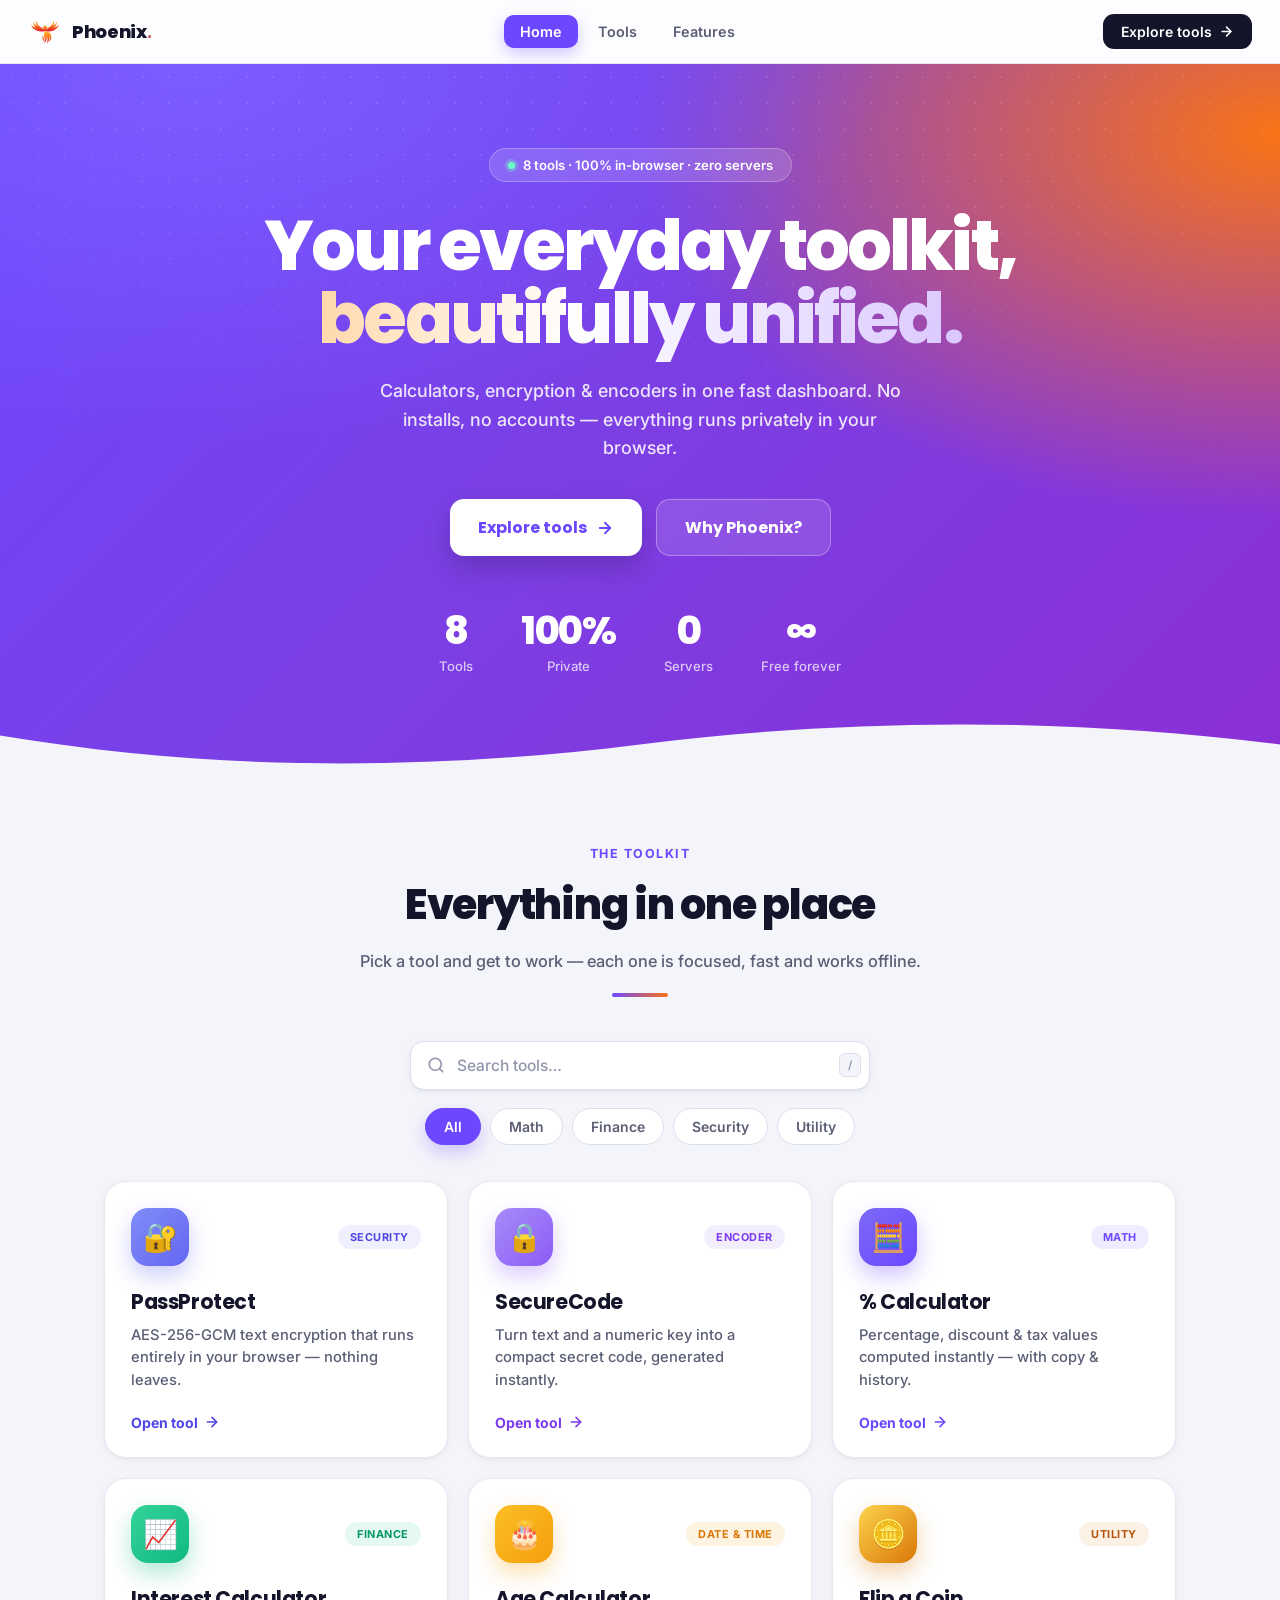
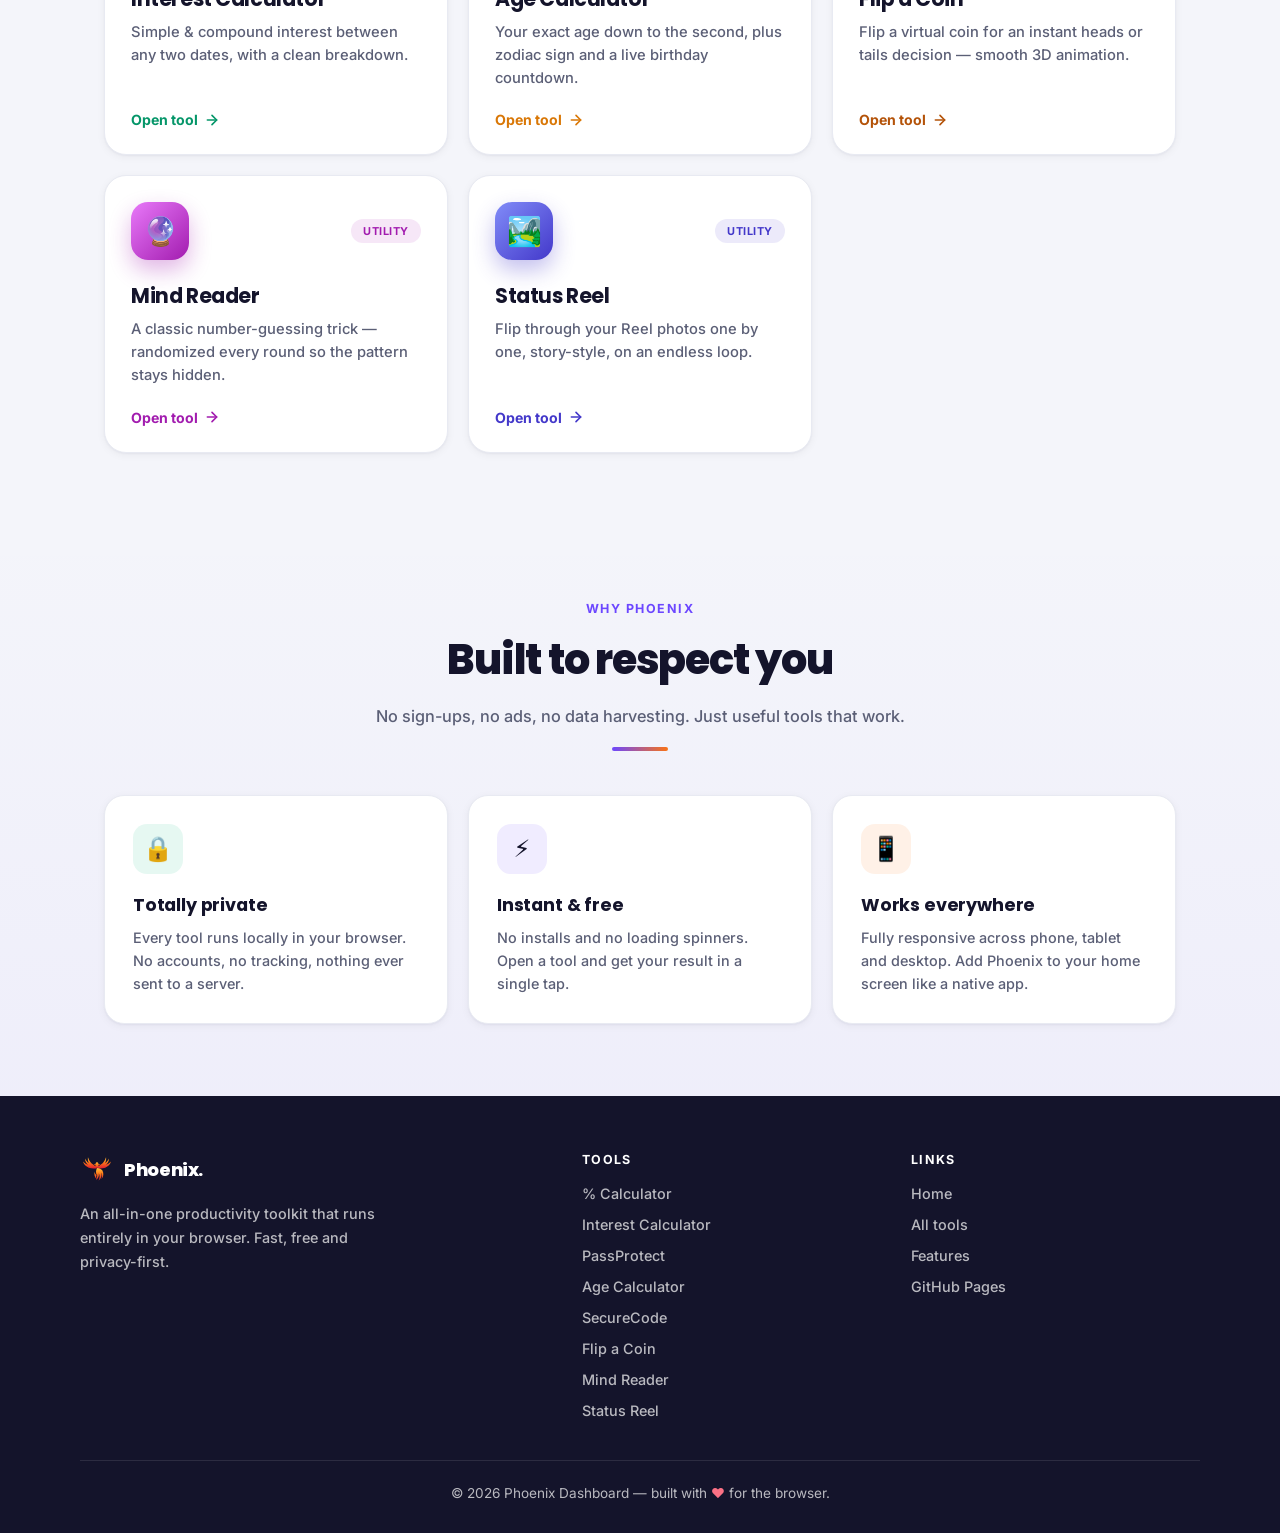
<file: index.html>
<!DOCTYPE html>
<html lang="en">
<head>
  <meta charset="UTF-8"/>
  <meta name="viewport" content="width=device-width, initial-scale=1.0"/>
  <meta name="description" content="Phoenix — your all-in-one browser productivity toolkit. Free, fast, and private."/>
  <meta name="theme-color" content="#6c47ff"/>
  <meta property="og:title" content="Phoenix Dashboard"/>
  <meta property="og:description" content="All your productivity tools in one place — fast, free, and private."/>
  <meta property="og:type" content="website"/>
  <title>Phoenix — All-in-One Productivity Toolkit</title>
  <link rel="icon" type="image/svg+xml" href="favicon.svg"/>
  <link rel="manifest" href="manifest.json"/>
  <link rel="apple-touch-icon" href="favicon.svg"/>
  <link rel="preconnect" href="https://fonts.googleapis.com"/>
  <link rel="preconnect" href="https://fonts.gstatic.com" crossorigin/>
  <link href="https://fonts.googleapis.com/css2?family=Poppins:wght@500;600;700;800&family=Inter:wght@400;500;600;700&display=swap" rel="stylesheet"/>
  <style>
    /* ─── Tokens ─────────────────────────────────────────── */
    :root {
      --bg: #f4f5fa;
      --surface: #ffffff;
      --border: #e8eaf2;
      --border-strong: #dcdfeb;
      --purple: #6c47ff;
      --purple-d: #5a37e6;
      --orange: #f97316;
      --ink: #14142b;
      --ink-2: #5b5f76;
      --ink-3: #9296ad;
      --ok: #10b981;
      --sh-sm: 0 2px 8px rgba(20,20,43,0.05), 0 1px 2px rgba(20,20,43,0.04);
      --sh-md: 0 10px 28px rgba(20,20,43,0.08), 0 3px 8px rgba(20,20,43,0.04);
      --sh-lg: 0 24px 56px rgba(20,20,43,0.14), 0 8px 20px rgba(20,20,43,0.07);
      --spring: cubic-bezier(0.34, 1.56, 0.64, 1);
      --soft: cubic-bezier(0.4, 0, 0.2, 1);
    }
    *, *::before, *::after { box-sizing: border-box; margin: 0; padding: 0; }
    html { scroll-behavior: smooth; -webkit-text-size-adjust: 100%; }
    body {
      font-family: 'Inter', system-ui, -apple-system, sans-serif;
      background: var(--bg);
      color: var(--ink);
      -webkit-font-smoothing: antialiased;
      -moz-osx-font-smoothing: grayscale;
      overflow-x: hidden;
    }
    h1, h2, h3, h4, .brand-name { font-family: 'Poppins', system-ui, sans-serif; }

    /* ─── Navbar ─────────────────────────────────────────── */
    .nav {
      position: sticky;
      top: 0;
      z-index: 100;
      display: flex;
      align-items: center;
      gap: 20px;
      padding: 14px 28px;
      background: rgba(255,255,255,0.82);
      backdrop-filter: saturate(180%) blur(14px);
      -webkit-backdrop-filter: saturate(180%) blur(14px);
      border-bottom: 1px solid var(--border);
    }
    .brand { display: flex; align-items: center; gap: 10px; text-decoration: none; }
    .brand svg { width: 34px; height: 34px; }
    .brand-name { font-size: 1.12rem; font-weight: 800; letter-spacing: -0.02em; color: var(--ink); }
    .brand-name span {
      background: linear-gradient(100deg, var(--purple), var(--orange));
      -webkit-background-clip: text; -webkit-text-fill-color: transparent; background-clip: text;
    }
    .nav-links { display: flex; align-items: center; gap: 4px; margin: 0 auto; }
    .nav-links a {
      padding: 8px 16px;
      border-radius: 10px;
      text-decoration: none;
      color: var(--ink-2);
      font-size: 0.9rem;
      font-weight: 600;
      transition: background 0.2s, color 0.2s;
    }
    .nav-links a:hover { color: var(--ink); background: rgba(108,71,255,0.07); }
    .nav-links a.active { color: #fff; background: var(--purple); box-shadow: 0 6px 16px rgba(108,71,255,0.3); }
    .nav-cta {
      display: inline-flex; align-items: center; gap: 7px;
      padding: 9px 18px;
      border-radius: 11px;
      background: var(--ink);
      color: #fff;
      font-size: 0.875rem; font-weight: 600;
      text-decoration: none;
      transition: transform 0.2s, box-shadow 0.2s;
    }
    .nav-cta:hover { transform: translateY(-2px); box-shadow: var(--sh-md); }
    .nav-toggle { display: none; background: none; border: none; cursor: pointer; padding: 8px; color: var(--ink); }

    /* ─── Hero ───────────────────────────────────────────── */
    .hero {
      position: relative;
      text-align: center;
      padding: 84px 24px 96px;
      overflow: hidden;
      background:
        radial-gradient(120% 120% at 15% 0%, #7c5cff 0%, transparent 45%),
        radial-gradient(120% 130% at 100% 10%, #f97316 0%, transparent 42%),
        linear-gradient(135deg, #6c47ff 0%, #7b3fe4 48%, #8b2fd6 100%);
      color: #fff;
      isolation: isolate;
    }
    .hero::before {
      content: '';
      position: absolute; inset: 0; z-index: -1;
      background-image: radial-gradient(rgba(255,255,255,0.10) 1px, transparent 1px);
      background-size: 26px 26px;
      mask-image: radial-gradient(120% 80% at 50% 0%, #000 30%, transparent 75%);
      -webkit-mask-image: radial-gradient(120% 80% at 50% 0%, #000 30%, transparent 75%);
    }
    .hero-badge {
      display: inline-flex; align-items: center; gap: 8px;
      padding: 8px 18px;
      border-radius: 99px;
      background: rgba(255,255,255,0.14);
      border: 1px solid rgba(255,255,255,0.25);
      backdrop-filter: blur(6px);
      font-size: 0.82rem; font-weight: 600;
      margin-bottom: 28px;
      animation: rise 0.7s var(--soft) both;
    }
    .hero-badge .dot { width: 7px; height: 7px; border-radius: 50%; background: #6affc4; box-shadow: 0 0 0 3px rgba(106,255,196,0.3); }
    .hero h1 {
      font-size: clamp(2.5rem, 6.4vw, 4.4rem);
      font-weight: 800;
      letter-spacing: -0.04em;
      line-height: 1.03;
      margin-bottom: 22px;
      animation: rise 0.7s var(--soft) 0.08s both;
    }
    .hero h1 .line2 {
      background: linear-gradient(100deg, #ffd7a8 0%, #fff 40%, #d9c7ff 100%);
      -webkit-background-clip: text; -webkit-text-fill-color: transparent; background-clip: text;
    }
    .hero-sub {
      font-size: 1.12rem;
      color: rgba(255,255,255,0.86);
      max-width: 540px;
      margin: 0 auto 36px;
      line-height: 1.6;
      font-weight: 500;
      animation: rise 0.7s var(--soft) 0.14s both;
    }
    .hero-cta { display: flex; gap: 14px; justify-content: center; flex-wrap: wrap; margin-bottom: 56px; animation: rise 0.7s var(--soft) 0.2s both; }
    .btn {
      display: inline-flex; align-items: center; gap: 9px;
      padding: 15px 28px;
      border-radius: 14px;
      font-size: 1rem; font-weight: 700;
      font-family: 'Poppins', sans-serif;
      text-decoration: none;
      cursor: pointer;
      border: none;
      transition: transform 0.22s var(--spring), box-shadow 0.22s;
    }
    .btn-light { background: #fff; color: var(--purple); box-shadow: 0 12px 28px rgba(0,0,0,0.18); }
    .btn-light:hover { transform: translateY(-3px); box-shadow: 0 18px 38px rgba(0,0,0,0.26); }
    .btn-ghost { background: rgba(255,255,255,0.12); color: #fff; border: 1px solid rgba(255,255,255,0.3); }
    .btn-ghost:hover { transform: translateY(-3px); background: rgba(255,255,255,0.2); }

    .stats {
      display: flex; justify-content: center; flex-wrap: wrap;
      gap: 48px;
      animation: rise 0.7s var(--soft) 0.28s both;
    }
    .stat .num { font-family: 'Poppins', sans-serif; font-size: 2.4rem; font-weight: 800; line-height: 1; letter-spacing: -0.03em; }
    .stat .lbl { font-size: 0.82rem; color: rgba(255,255,255,0.72); font-weight: 500; margin-top: 8px; }

    .hero-wave { position: absolute; bottom: -1px; left: 0; width: 100%; display: block; z-index: -1; }

    /* ─── Section shell ──────────────────────────────────── */
    .section { max-width: 1120px; margin: 0 auto; padding: 72px 24px; }
    .section-head { text-align: center; max-width: 620px; margin: 0 auto 44px; }
    .eyebrow { display: inline-block; font-size: 0.78rem; font-weight: 700; letter-spacing: 0.12em; text-transform: uppercase; color: var(--purple); margin-bottom: 12px; }
    .section-head h2 { font-size: clamp(1.8rem, 4vw, 2.6rem); font-weight: 800; letter-spacing: -0.03em; margin-bottom: 12px; }
    .section-head p { font-size: 1.02rem; color: var(--ink-2); line-height: 1.6; font-weight: 500; }
    .accent-bar { width: 56px; height: 4px; border-radius: 99px; margin: 18px auto 0; background: linear-gradient(90deg, var(--purple), var(--orange)); }

    /* ─── Controls (search + filters) ────────────────────── */
    .controls { display: flex; flex-direction: column; align-items: center; gap: 18px; margin-bottom: 36px; }
    .search {
      display: flex; align-items: center; width: 100%; max-width: 460px;
      background: var(--surface);
      border: 1px solid var(--border-strong);
      border-radius: 14px;
      padding: 0 8px 0 16px; gap: 12px;
      box-shadow: var(--sh-sm);
      transition: border-color 0.2s, box-shadow 0.2s;
    }
    .search:focus-within { border-color: var(--purple); box-shadow: 0 0 0 4px rgba(108,71,255,0.1), var(--sh-md); }
    .search svg { color: var(--ink-3); flex-shrink: 0; }
    .search input { flex: 1; border: none; outline: none; padding: 14px 0; font-size: 0.975rem; font-family: inherit; font-weight: 500; background: transparent; color: var(--ink); }
    .search input::placeholder { color: var(--ink-3); }
    .search kbd { font-family: inherit; font-size: 0.7rem; font-weight: 600; color: var(--ink-3); background: var(--bg); border: 1px solid var(--border-strong); border-radius: 6px; padding: 4px 8px; }

    .filters { display: flex; flex-wrap: wrap; justify-content: center; gap: 9px; }
    .filter {
      padding: 9px 18px;
      border-radius: 99px;
      border: 1px solid var(--border-strong);
      background: var(--surface);
      color: var(--ink-2);
      font-size: 0.875rem; font-weight: 600; font-family: inherit;
      cursor: pointer;
      transition: all 0.2s;
    }
    .filter:hover { border-color: var(--purple); color: var(--purple); }
    .filter.active { background: var(--purple); border-color: var(--purple); color: #fff; box-shadow: 0 8px 18px rgba(108,71,255,0.28); }

    /* ─── Tool grid ──────────────────────────────────────── */
    .grid { display: grid; grid-template-columns: repeat(auto-fill, minmax(320px, 1fr)); gap: 20px; }
    .card {
      position: relative;
      display: flex; flex-direction: column;
      padding: 26px;
      background: var(--surface);
      border: 1px solid var(--border);
      border-radius: 22px;
      text-decoration: none; color: inherit;
      box-shadow: var(--sh-sm);
      overflow: hidden; isolation: isolate;
      transition: transform 0.4s var(--spring), box-shadow 0.35s var(--soft), border-color 0.35s;
    }
    .card::after {
      content: ''; position: absolute; inset: 0; z-index: -1;
      background: radial-gradient(120% 90% at 100% 0%, var(--glow), transparent 55%);
      opacity: 0; transition: opacity 0.4s var(--soft);
    }
    .card:hover { transform: translateY(-7px); box-shadow: var(--sh-lg); border-color: transparent; }
    .card:hover::after { opacity: 1; }
    .card-top { display: flex; align-items: center; justify-content: space-between; margin-bottom: 20px; }
    .icon {
      width: 58px; height: 58px; border-radius: 17px;
      display: grid; place-items: center; font-size: 28px; color: #fff;
      background: var(--igrad);
      box-shadow: 0 10px 22px var(--ishadow);
      transition: transform 0.4s var(--spring);
    }
    .card:hover .icon { transform: scale(1.08) rotate(-5deg); }
    .chip { font-size: 0.68rem; font-weight: 700; letter-spacing: 0.05em; text-transform: uppercase; padding: 5px 12px; border-radius: 99px; color: var(--cc); background: var(--cbg); }
    .card h3 { font-size: 1.28rem; font-weight: 700; letter-spacing: -0.02em; margin-bottom: 7px; }
    .card p { font-size: 0.92rem; color: var(--ink-2); line-height: 1.55; font-weight: 500; margin-bottom: 22px; }
    .card-foot { display: flex; align-items: center; gap: 6px; margin-top: auto; font-size: 0.88rem; font-weight: 700; color: var(--cc); }
    .card-foot svg { transition: transform 0.35s var(--spring); }
    .card:hover .card-foot svg { transform: translateX(6px); }

    .empty { grid-column: 1/-1; text-align: center; padding: 64px 24px; color: var(--ink-2); display: none; }
    .empty svg { color: var(--ink-3); margin-bottom: 14px; }
    .empty p { font-size: 0.975rem; font-weight: 500; }

    /* ─── Features ───────────────────────────────────────── */
    .features-wrap { background: linear-gradient(180deg, transparent, rgba(108,71,255,0.04)); }
    .feat-grid { display: grid; grid-template-columns: repeat(3, 1fr); gap: 20px; }
    .feat {
      background: var(--surface); border: 1px solid var(--border);
      border-radius: 20px; padding: 28px;
      box-shadow: var(--sh-sm);
      transition: transform 0.3s var(--soft), box-shadow 0.3s;
    }
    .feat:hover { transform: translateY(-5px); box-shadow: var(--sh-md); }
    .feat .fi { width: 50px; height: 50px; border-radius: 14px; display: grid; place-items: center; font-size: 24px; margin-bottom: 18px; }
    .feat h4 { font-size: 1.1rem; font-weight: 700; margin-bottom: 8px; letter-spacing: -0.01em; }
    .feat p { font-size: 0.9rem; color: var(--ink-2); line-height: 1.6; font-weight: 500; }

    /* ─── Footer ─────────────────────────────────────────── */
    .footer { background: #14142b; color: rgba(255,255,255,0.7); padding: 56px 24px 32px; }
    .footer-inner { max-width: 1120px; margin: 0 auto; display: grid; grid-template-columns: 1.6fr 1fr 1fr; gap: 40px; }
    .footer .brand-name { color: #fff; }
    .footer-blurb { margin-top: 16px; font-size: 0.9rem; line-height: 1.65; max-width: 320px; font-weight: 500; }
    .footer h5 { color: #fff; font-size: 0.78rem; font-weight: 700; letter-spacing: 0.1em; text-transform: uppercase; margin-bottom: 16px; }
    .footer ul { list-style: none; display: flex; flex-direction: column; gap: 11px; }
    .footer ul a { color: rgba(255,255,255,0.7); text-decoration: none; font-size: 0.9rem; font-weight: 500; transition: color 0.2s; }
    .footer ul a:hover { color: #fff; }
    .footer-bottom { max-width: 1120px; margin: 40px auto 0; padding-top: 24px; border-top: 1px solid rgba(255,255,255,0.1); text-align: center; font-size: 0.85rem; }
    .footer-bottom .heart { color: #fb7185; }

    .hidden { display: none !important; }
    @keyframes rise { from { opacity: 0; transform: translateY(20px); } to { opacity: 1; transform: translateY(0); } }

    /* ─── Responsive ─────────────────────────────────────── */
    @media (max-width: 900px) { .feat-grid { grid-template-columns: 1fr; } .footer-inner { grid-template-columns: 1fr 1fr; } }
    @media (max-width: 720px) {
      .nav-links { display: none; }
      .nav-toggle { display: block; margin-left: auto; }
      .nav-cta { display: none; }
    }
    @media (max-width: 640px) {
      .hero { padding: 60px 20px 72px; }
      .stats { gap: 30px; }
      .stat .num { font-size: 1.9rem; }
      .section { padding: 52px 18px; }
      .grid { grid-template-columns: 1fr; }
      .footer-inner { grid-template-columns: 1fr; gap: 28px; }
      .search kbd { display: none; }
    }
    @media (prefers-reduced-motion: reduce) { * { animation: none !important; transition: none !important; } }
  </style>
</head>
<body>

  <!-- ── Navbar ─────────────────────────────────────────── -->
  <nav class="nav">
    <a href="#top" class="brand" aria-label="Phoenix home">
      <svg viewBox="0 0 512 512" fill="none" xmlns="http://www.w3.org/2000/svg" aria-hidden="true">
        <defs><linearGradient id="bg" x1="0" y1="0" x2="0" y2="1"><stop offset="0" stop-color="#ffc23c"/><stop offset="0.45" stop-color="#ff7a18"/><stop offset="1" stop-color="#e11d2f"/></linearGradient></defs>
        <g fill="url(#bg)">
          <path d="M256 232 C 300 196 332 182 356 150 C 372 128 384 104 392 78 C 396 112 392 140 378 166 C 404 150 424 124 436 96 C 436 134 420 166 392 190 C 420 184 446 168 466 144 C 456 188 424 220 380 236 C 340 250 296 250 256 244 Z"/>
          <path d="M256 232 C 212 196 180 182 156 150 C 140 128 128 104 120 78 C 116 112 120 140 134 166 C 108 150 88 124 76 96 C 76 134 92 166 120 190 C 92 184 66 168 46 144 C 56 188 88 220 132 236 C 172 250 216 250 256 244 Z"/>
          <path d="M256 150 C 240 156 231 170 236 186 C 224 180 210 186 210 200 C 222 194 232 198 238 208 C 226 214 224 230 234 240 C 240 226 250 222 256 232 C 262 222 272 226 278 240 C 288 230 286 214 274 208 C 280 198 290 194 302 200 C 302 186 288 180 276 186 C 281 170 272 156 256 150 Z"/>
          <path d="M256 242 C 238 276 236 312 252 346 C 236 342 224 320 222 296 C 210 328 218 372 246 404 C 240 372 246 350 258 336 C 262 358 258 388 240 420 C 276 402 292 360 282 320 C 300 346 300 392 280 430 C 318 408 334 356 320 310 C 336 330 338 372 322 408 C 356 378 360 320 338 278 C 320 258 288 244 256 242 Z"/>
        </g>
      </svg>
      <span class="brand-name">Phoenix<span>.</span></span>
    </a>
    <div class="nav-links" id="navLinks">
      <a href="#top" class="active">Home</a>
      <a href="#tools">Tools</a>
      <a href="#features">Features</a>
    </div>
    <a href="#tools" class="nav-cta">
      Explore tools
      <svg width="15" height="15" viewBox="0 0 24 24" fill="none" stroke="currentColor" stroke-width="2.4" stroke-linecap="round" stroke-linejoin="round"><line x1="5" y1="12" x2="19" y2="12"/><polyline points="12 5 19 12 12 19"/></svg>
    </a>
    <button class="nav-toggle" id="navToggle" aria-label="Jump to tools" onclick="document.getElementById('tools').scrollIntoView({behavior:'smooth'})">
      <svg width="24" height="24" viewBox="0 0 24 24" fill="none" stroke="currentColor" stroke-width="2" stroke-linecap="round"><line x1="4" y1="7" x2="20" y2="7"/><line x1="4" y1="12" x2="20" y2="12"/><line x1="4" y1="17" x2="20" y2="17"/></svg>
    </button>
  </nav>

  <!-- ── Hero ───────────────────────────────────────────── -->
  <header class="hero" id="top">
    <span class="hero-badge"><span class="dot"></span> 8 tools · 100% in-browser · zero servers</span>
    <h1>Your everyday toolkit,<br><span class="line2">beautifully unified.</span></h1>
    <p class="hero-sub">Calculators, encryption &amp; encoders in one fast dashboard. No installs, no accounts — everything runs privately in your browser.</p>
    <div class="hero-cta">
      <a href="#tools" class="btn btn-light">
        Explore tools
        <svg width="18" height="18" viewBox="0 0 24 24" fill="none" stroke="currentColor" stroke-width="2.4" stroke-linecap="round" stroke-linejoin="round"><line x1="5" y1="12" x2="19" y2="12"/><polyline points="12 5 19 12 12 19"/></svg>
      </a>
      <a href="#features" class="btn btn-ghost">Why Phoenix?</a>
    </div>
    <div class="stats">
      <div class="stat"><div class="num">8</div><div class="lbl">Tools</div></div>
      <div class="stat"><div class="num">100%</div><div class="lbl">Private</div></div>
      <div class="stat"><div class="num">0</div><div class="lbl">Servers</div></div>
      <div class="stat"><div class="num">∞</div><div class="lbl">Free forever</div></div>
    </div>
    <svg class="hero-wave" viewBox="0 0 1440 80" preserveAspectRatio="none" aria-hidden="true"><path fill="#f4f5fa" d="M0,40 C240,80 480,80 720,50 C960,20 1200,20 1440,50 L1440,80 L0,80 Z"/></svg>
  </header>

  <!-- ── Tools ──────────────────────────────────────────── -->
  <section class="section" id="tools">
    <div class="section-head">
      <span class="eyebrow">The toolkit</span>
      <h2>Everything in one place</h2>
      <p>Pick a tool and get to work — each one is focused, fast and works offline.</p>
      <div class="accent-bar"></div>
    </div>

    <div class="controls">
      <div class="search" role="search">
        <svg width="18" height="18" viewBox="0 0 24 24" fill="none" stroke="currentColor" stroke-width="2.2" stroke-linecap="round" stroke-linejoin="round"><circle cx="11" cy="11" r="8"/><line x1="21" y1="21" x2="16.65" y2="16.65"/></svg>
        <input type="search" id="searchInput" placeholder="Search tools…" autocomplete="off" aria-label="Search tools"/>
        <kbd>/</kbd>
      </div>
      <div class="filters" id="filters">
        <button class="filter active" data-cat="all">All</button>
        <button class="filter" data-cat="math">Math</button>
        <button class="filter" data-cat="finance">Finance</button>
        <button class="filter" data-cat="security">Security</button>
        <button class="filter" data-cat="utility">Utility</button>
      </div>
    </div>

    <div class="grid" id="toolGrid">

      <a href="./PassProtect/index.html" class="card" data-cat="security"
         style="--igrad:linear-gradient(135deg,#818cf8,#6366f1);--ishadow:rgba(99,102,241,0.32);--glow:rgba(99,102,241,0.12);--cc:#4f46e5;--cbg:rgba(99,102,241,0.1);"
         data-keywords="password encrypt decrypt aes security text protect cipher">
        <div class="card-top"><span class="icon">🔐</span><span class="chip">Security</span></div>
        <h3>PassProtect</h3>
        <p>AES-256-GCM text encryption that runs entirely in your browser — nothing leaves.</p>
        <span class="card-foot">Open tool <svg width="16" height="16" viewBox="0 0 24 24" fill="none" stroke="currentColor" stroke-width="2.4" stroke-linecap="round" stroke-linejoin="round"><line x1="5" y1="12" x2="19" y2="12"/><polyline points="12 5 19 12 12 19"/></svg></span>
      </a>

      <a href="./SecureCode/index.html" class="card" data-cat="security utility"
         style="--igrad:linear-gradient(135deg,#a78bfa,#8b5cf6);--ishadow:rgba(139,92,246,0.32);--glow:rgba(139,92,246,0.12);--cc:#7c3aed;--cbg:rgba(139,92,246,0.1);"
         data-keywords="secure code generator secret encode encrypt text number key utility">
        <div class="card-top"><span class="icon">🔒</span><span class="chip">Encoder</span></div>
        <h3>SecureCode</h3>
        <p>Turn text and a numeric key into a compact secret code, generated instantly.</p>
        <span class="card-foot">Open tool <svg width="16" height="16" viewBox="0 0 24 24" fill="none" stroke="currentColor" stroke-width="2.4" stroke-linecap="round" stroke-linejoin="round"><line x1="5" y1="12" x2="19" y2="12"/><polyline points="12 5 19 12 12 19"/></svg></span>
      </a>

      <a href="./PercentageCalculator/index.html" class="card" data-cat="math"
         style="--igrad:linear-gradient(135deg,#7c6af7,#6c47ff);--ishadow:rgba(108,71,255,0.32);--glow:rgba(108,71,255,0.12);--cc:#6c47ff;--cbg:rgba(108,71,255,0.1);"
         data-keywords="calculator percentage math arithmetic discount tax price">
        <div class="card-top"><span class="icon">🧮</span><span class="chip">Math</span></div>
        <h3>% Calculator</h3>
        <p>Percentage, discount &amp; tax values computed instantly — with copy &amp; history.</p>
        <span class="card-foot">Open tool <svg width="16" height="16" viewBox="0 0 24 24" fill="none" stroke="currentColor" stroke-width="2.4" stroke-linecap="round" stroke-linejoin="round"><line x1="5" y1="12" x2="19" y2="12"/><polyline points="12 5 19 12 12 19"/></svg></span>
      </a>

      <a href="./IntrestCalculator/index.html" class="card" data-cat="finance"
         style="--igrad:linear-gradient(135deg,#34d399,#10b981);--ishadow:rgba(16,185,129,0.32);--glow:rgba(16,185,129,0.12);--cc:#059669;--cbg:rgba(16,185,129,0.1);"
         data-keywords="interest calculator simple compound finance money savings return">
        <div class="card-top"><span class="icon">📈</span><span class="chip">Finance</span></div>
        <h3>Interest Calculator</h3>
        <p>Simple &amp; compound interest between any two dates, with a clean breakdown.</p>
        <span class="card-foot">Open tool <svg width="16" height="16" viewBox="0 0 24 24" fill="none" stroke="currentColor" stroke-width="2.4" stroke-linecap="round" stroke-linejoin="round"><line x1="5" y1="12" x2="19" y2="12"/><polyline points="12 5 19 12 12 19"/></svg></span>
      </a>

      <a href="./AgeCalculator/index.html" class="card" data-cat="utility"
         style="--igrad:linear-gradient(135deg,#fbbf24,#f59e0b);--ishadow:rgba(245,158,11,0.32);--glow:rgba(245,158,11,0.14);--cc:#d97706;--cbg:rgba(245,158,11,0.12);"
         data-keywords="age calculator birthday date born years months days zodiac time utility">
        <div class="card-top"><span class="icon">🎂</span><span class="chip">Date &amp; Time</span></div>
        <h3>Age Calculator</h3>
        <p>Your exact age down to the second, plus zodiac sign and a live birthday countdown.</p>
        <span class="card-foot">Open tool <svg width="16" height="16" viewBox="0 0 24 24" fill="none" stroke="currentColor" stroke-width="2.4" stroke-linecap="round" stroke-linejoin="round"><line x1="5" y1="12" x2="19" y2="12"/><polyline points="12 5 19 12 12 19"/></svg></span>
      </a>

      <a href="./FlipCoin/index.html" class="card" data-cat="utility"
         style="--igrad:linear-gradient(135deg,#fcd34d,#d97706);--ishadow:rgba(217,119,6,0.32);--glow:rgba(217,119,6,0.12);--cc:#b45309;--cbg:rgba(217,119,6,0.1);"
         data-keywords="coin flip heads tails random luck chance decision">
        <div class="card-top"><span class="icon">🪙</span><span class="chip">Utility</span></div>
        <h3>Flip a Coin</h3>
        <p>Flip a virtual coin for an instant heads or tails decision — smooth 3D animation.</p>
        <span class="card-foot">Open tool <svg width="16" height="16" viewBox="0 0 24 24" fill="none" stroke="currentColor" stroke-width="2.4" stroke-linecap="round" stroke-linejoin="round"><line x1="5" y1="12" x2="19" y2="12"/><polyline points="12 5 19 12 12 19"/></svg></span>
      </a>

      <a href="./MindReader/index.html" class="card" data-cat="utility"
         style="--igrad:linear-gradient(135deg,#e879f9,#a21caf);--ishadow:rgba(162,28,175,0.32);--glow:rgba(162,28,175,0.12);--cc:#a21caf;--cbg:rgba(162,28,175,0.1);"
         data-keywords="mind reader number trick magic algebra guess game fun">
        <div class="card-top"><span class="icon">🔮</span><span class="chip">Utility</span></div>
        <h3>Mind Reader</h3>
        <p>A classic number-guessing trick — randomized every round so the pattern stays hidden.</p>
        <span class="card-foot">Open tool <svg width="16" height="16" viewBox="0 0 24 24" fill="none" stroke="currentColor" stroke-width="2.4" stroke-linecap="round" stroke-linejoin="round"><line x1="5" y1="12" x2="19" y2="12"/><polyline points="12 5 19 12 12 19"/></svg></span>
      </a>

      <a href="./StatusReel/index.html" class="card" data-cat="utility"
         style="--igrad:linear-gradient(135deg,#818cf8,#4338ca);--ishadow:rgba(67,56,202,0.32);--glow:rgba(67,56,202,0.12);--cc:#4338ca;--cbg:rgba(67,56,202,0.1);"
         data-keywords="status reel photos gallery slideshow story memories loop">
        <div class="card-top"><span class="icon">🏞️</span><span class="chip">Utility</span></div>
        <h3>Status Reel</h3>
        <p>Flip through your Reel photos one by one, story-style, on an endless loop.</p>
        <span class="card-foot">Open tool <svg width="16" height="16" viewBox="0 0 24 24" fill="none" stroke="currentColor" stroke-width="2.4" stroke-linecap="round" stroke-linejoin="round"><line x1="5" y1="12" x2="19" y2="12"/><polyline points="12 5 19 12 12 19"/></svg></span>
      </a>

      <div class="empty" id="empty" aria-live="polite">
        <svg width="44" height="44" viewBox="0 0 24 24" fill="none" stroke="currentColor" stroke-width="1.5" stroke-linecap="round" stroke-linejoin="round"><circle cx="11" cy="11" r="8"/><line x1="21" y1="21" x2="16.65" y2="16.65"/></svg>
        <p>No tools match your search.</p>
      </div>
    </div>
  </section>

  <!-- ── Features ───────────────────────────────────────── -->
  <div class="features-wrap">
    <section class="section" id="features">
      <div class="section-head">
        <span class="eyebrow">Why Phoenix</span>
        <h2>Built to respect you</h2>
        <p>No sign-ups, no ads, no data harvesting. Just useful tools that work.</p>
        <div class="accent-bar"></div>
      </div>
      <div class="feat-grid">
        <div class="feat">
          <div class="fi" style="background:rgba(16,185,129,0.1);">🔒</div>
          <h4>Totally private</h4>
          <p>Every tool runs locally in your browser. No accounts, no tracking, nothing ever sent to a server.</p>
        </div>
        <div class="feat">
          <div class="fi" style="background:rgba(108,71,255,0.1);">⚡</div>
          <h4>Instant &amp; free</h4>
          <p>No installs and no loading spinners. Open a tool and get your result in a single tap.</p>
        </div>
        <div class="feat">
          <div class="fi" style="background:rgba(249,115,22,0.1);">📱</div>
          <h4>Works everywhere</h4>
          <p>Fully responsive across phone, tablet and desktop. Add Phoenix to your home screen like a native app.</p>
        </div>
      </div>
    </section>
  </div>

  <!-- ── Footer ─────────────────────────────────────────── -->
  <footer class="footer">
    <div class="footer-inner">
      <div>
        <a href="#top" class="brand" aria-label="Phoenix home">
          <svg viewBox="0 0 512 512" fill="none" xmlns="http://www.w3.org/2000/svg" aria-hidden="true"><defs><linearGradient id="fbg" x1="0" y1="0" x2="0" y2="1"><stop offset="0" stop-color="#ffc23c"/><stop offset="0.45" stop-color="#ff7a18"/><stop offset="1" stop-color="#e11d2f"/></linearGradient></defs><g fill="url(#fbg)"><path d="M256 232 C 300 196 332 182 356 150 C 372 128 384 104 392 78 C 396 112 392 140 378 166 C 404 150 424 124 436 96 C 436 134 420 166 392 190 C 420 184 446 168 466 144 C 456 188 424 220 380 236 C 340 250 296 250 256 244 Z"/><path d="M256 232 C 212 196 180 182 156 150 C 140 128 128 104 120 78 C 116 112 120 140 134 166 C 108 150 88 124 76 96 C 76 134 92 166 120 190 C 92 184 66 168 46 144 C 56 188 88 220 132 236 C 172 250 216 250 256 244 Z"/><path d="M256 150 C 240 156 231 170 236 186 C 224 180 210 186 210 200 C 222 194 232 198 238 208 C 226 214 224 230 234 240 C 240 226 250 222 256 232 C 262 222 272 226 278 240 C 288 230 286 214 274 208 C 280 198 290 194 302 200 C 302 186 288 180 276 186 C 281 170 272 156 256 150 Z"/><path d="M256 242 C 238 276 236 312 252 346 C 236 342 224 320 222 296 C 210 328 218 372 246 404 C 240 372 246 350 258 336 C 262 358 258 388 240 420 C 276 402 292 360 282 320 C 300 346 300 392 280 430 C 318 408 334 356 320 310 C 336 330 338 372 322 408 C 356 378 360 320 338 278 C 320 258 288 244 256 242 Z"/></g></svg>
          <span class="brand-name">Phoenix.</span>
        </a>
        <p class="footer-blurb">An all-in-one productivity toolkit that runs entirely in your browser. Fast, free and privacy-first.</p>
      </div>
      <div>
        <h5>Tools</h5>
        <ul>
          <li><a href="./PercentageCalculator/index.html">% Calculator</a></li>
          <li><a href="./IntrestCalculator/index.html">Interest Calculator</a></li>
          <li><a href="./PassProtect/index.html">PassProtect</a></li>
          <li><a href="./AgeCalculator/index.html">Age Calculator</a></li>
          <li><a href="./SecureCode/index.html">SecureCode</a></li>
          <li><a href="./FlipCoin/index.html">Flip a Coin</a></li>
          <li><a href="./MindReader/index.html">Mind Reader</a></li>
          <li><a href="./StatusReel/index.html">Status Reel</a></li>
        </ul>
      </div>
      <div>
        <h5>Links</h5>
        <ul>
          <li><a href="#top">Home</a></li>
          <li><a href="#tools">All tools</a></li>
          <li><a href="#features">Features</a></li>
          <li><a href="https://pages.github.com" target="_blank" rel="noopener noreferrer">GitHub Pages</a></li>
        </ul>
      </div>
    </div>
    <div class="footer-bottom">© 2026 Phoenix Dashboard — built with <span class="heart">❤</span> for the browser.</div>
  </footer>

  <script>
    const input   = document.getElementById('searchInput');
    const cards   = [...document.querySelectorAll('#toolGrid .card')];
    const empty   = document.getElementById('empty');
    const filters = [...document.querySelectorAll('.filter')];
    let activeCat = 'all';

    function apply() {
      const q = input.value.toLowerCase().trim();
      let n = 0;
      cards.forEach(card => {
        const cats = (card.dataset.cat || '');
        const hay = (card.querySelector('h3').textContent + ' ' +
                     card.querySelector('p').textContent + ' ' +
                     (card.dataset.keywords || '')).toLowerCase();
        const matchCat = activeCat === 'all' || cats.includes(activeCat);
        const matchText = !q || hay.includes(q);
        const show = matchCat && matchText;
        card.classList.toggle('hidden', !show);
        if (show) n++;
      });
      empty.style.display = n === 0 ? 'block' : 'none';
    }

    input.addEventListener('input', apply);
    filters.forEach(f => f.addEventListener('click', () => {
      filters.forEach(x => x.classList.remove('active'));
      f.classList.add('active');
      activeCat = f.dataset.cat;
      apply();
    }));

    document.addEventListener('keydown', e => {
      if (e.key === '/' && document.activeElement !== input) { e.preventDefault(); input.focus(); }
    });

    // Active nav link on scroll
    const sections = ['top', 'tools', 'features'].map(id => document.getElementById(id));
    const navas = [...document.querySelectorAll('.nav-links a')];
    const io = new IntersectionObserver(entries => {
      entries.forEach(en => {
        if (en.isIntersecting) {
          navas.forEach(a => a.classList.toggle('active', a.getAttribute('href') === '#' + en.target.id));
        }
      });
    }, { rootMargin: '-45% 0px -45% 0px' });
    sections.forEach(s => s && io.observe(s));
  </script>

</body>
</html>
</file>
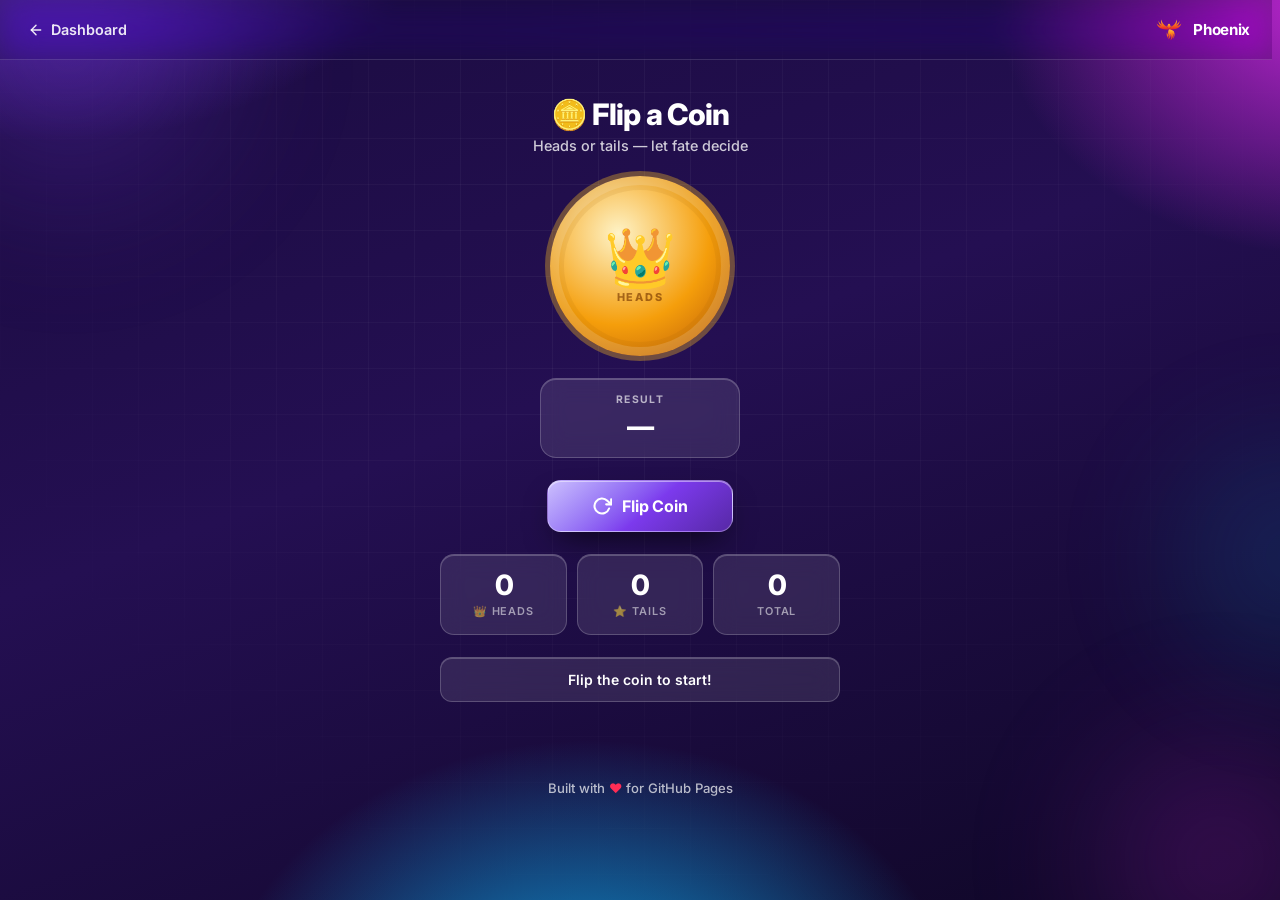
<file: FlipCoin/index.html>
<!DOCTYPE html>
<html lang="en">
<head>
  <meta charset="UTF-8"/>
  <meta name="viewport" content="width=device-width, initial-scale=1.0"/>
  <meta name="description" content="Phoenix Flip a Coin – instant heads or tails with a smooth 3D flip animation."/>
  <meta name="theme-color" content="#f59e0b"/>
  <title>Flip a Coin — Phoenix</title>
  <link rel="icon" type="image/svg+xml" href="../favicon.svg"/>
  <link rel="preconnect" href="https://fonts.googleapis.com"/>
  <link rel="preconnect" href="https://fonts.gstatic.com" crossorigin/>
  <link href="https://fonts.googleapis.com/css2?family=Inter:wght@400;500;600;700;800&display=swap" rel="stylesheet"/>
  <link rel="stylesheet" href="../styles/main.css"/>
  <link rel="stylesheet" href="style.css"/>
  <link rel="stylesheet" href="../styles/glass.css"/>
</head>
<body data-app="flip">

<!-- Phoenix Navigation -->
<nav class="phoenix-nav" aria-label="Site navigation">
  <a href="../index.html" class="nav-back">
    <svg width="16" height="16" viewBox="0 0 24 24" fill="none" stroke="currentColor" stroke-width="2.2" stroke-linecap="round" stroke-linejoin="round" aria-hidden="true"><line x1="19" y1="12" x2="5" y2="12"/><polyline points="12 19 5 12 12 5"/></svg>
    Dashboard
  </a>
  <a href="../index.html" class="nav-brand" aria-label="Phoenix Dashboard">
    <svg viewBox="0 0 512 512" fill="none" xmlns="http://www.w3.org/2000/svg" aria-hidden="true"><defs><linearGradient id="npg6" x1="0" y1="0" x2="0" y2="1"><stop offset="0" stop-color="#ffc23c"/><stop offset="0.45" stop-color="#ff7a18"/><stop offset="1" stop-color="#e11d2f"/></linearGradient></defs><g fill="url(#npg6)"><path d="M256 232 C 300 196 332 182 356 150 C 372 128 384 104 392 78 C 396 112 392 140 378 166 C 404 150 424 124 436 96 C 436 134 420 166 392 190 C 420 184 446 168 466 144 C 456 188 424 220 380 236 C 340 250 296 250 256 244 Z"/><path d="M256 232 C 212 196 180 182 156 150 C 140 128 128 104 120 78 C 116 112 120 140 134 166 C 108 150 88 124 76 96 C 76 134 92 166 120 190 C 92 184 66 168 46 144 C 56 188 88 220 132 236 C 172 250 216 250 256 244 Z"/><path d="M256 150 C 240 156 231 170 236 186 C 224 180 210 186 210 200 C 222 194 232 198 238 208 C 226 214 224 230 234 240 C 240 226 250 222 256 232 C 262 222 272 226 278 240 C 288 230 286 214 274 208 C 280 198 290 194 302 200 C 302 186 288 180 276 186 C 281 170 272 156 256 150 Z"/><path d="M256 242 C 238 276 236 312 252 346 C 236 342 224 320 222 296 C 210 328 218 372 246 404 C 240 372 246 350 258 336 C 262 358 258 388 240 420 C 276 402 292 360 282 320 C 300 346 300 392 280 430 C 318 408 334 356 320 310 C 336 330 338 372 322 408 C 356 378 360 320 338 278 C 320 258 288 244 256 242 Z"/></g></svg>
    <span>Phoenix</span>
  </a>
</nav>

<div class="bg-orbs" aria-hidden="true">
  <div class="orb orb-1"></div>
  <div class="orb orb-2"></div>
  <div class="orb orb-3"></div>
</div>

<div class="app">

  <div class="header">
    <h1>🪙 Flip a Coin</h1>
    <p>Heads or tails — let fate decide</p>
  </div>

  <!-- 3D Coin -->
  <div class="coin-stage">
    <div class="coin" id="coin">
      <div class="coin-face face-heads" aria-hidden="true">
        <span class="coin-emoji">👑</span>
        <span class="coin-text">Heads</span>
      </div>
      <div class="coin-face face-tails" aria-hidden="true">
        <span class="coin-emoji">⭐</span>
        <span class="coin-text">Tails</span>
      </div>
    </div>
  </div>

  <!-- Result -->
  <div class="result-display" aria-live="polite">
    <div class="result-label">Result</div>
    <div class="result-value" id="resultValue">—</div>
  </div>

  <!-- Flip Button -->
  <button class="flip-btn" id="flipBtn" onclick="flipCoin()" aria-label="Flip the coin">
    <svg width="20" height="20" viewBox="0 0 24 24" fill="none" stroke="currentColor" stroke-width="2.5" stroke-linecap="round" stroke-linejoin="round" aria-hidden="true"><path d="M23 4v6h-6"/><path d="M20.49 15a9 9 0 1 1-2.12-9.36L23 10"/></svg>
    Flip Coin
  </button>

  <!-- Stats -->
  <div class="stats" role="region" aria-label="Flip statistics">
    <div class="stat-card">
      <div class="stat-val" id="headsCount">0</div>
      <div class="stat-label">👑 Heads</div>
    </div>
    <div class="stat-card">
      <div class="stat-val" id="tailsCount">0</div>
      <div class="stat-label">⭐ Tails</div>
    </div>
    <div class="stat-card">
      <div class="stat-val" id="totalCount">0</div>
      <div class="stat-label">Total</div>
    </div>
  </div>

  <!-- Streak / percentage bar -->
  <div class="streak-bar" id="streakBar">Flip the coin to start!</div>

  <!-- History dots (last 20 flips) -->
  <div class="history" id="historyDots" aria-label="Last 20 flips"></div>

  <footer class="footer">
    Built with <span class="heart">&#10084;</span> for GitHub Pages
  </footer>

</div>

<script src="script.js"></script>
</body>
</html>
</file>
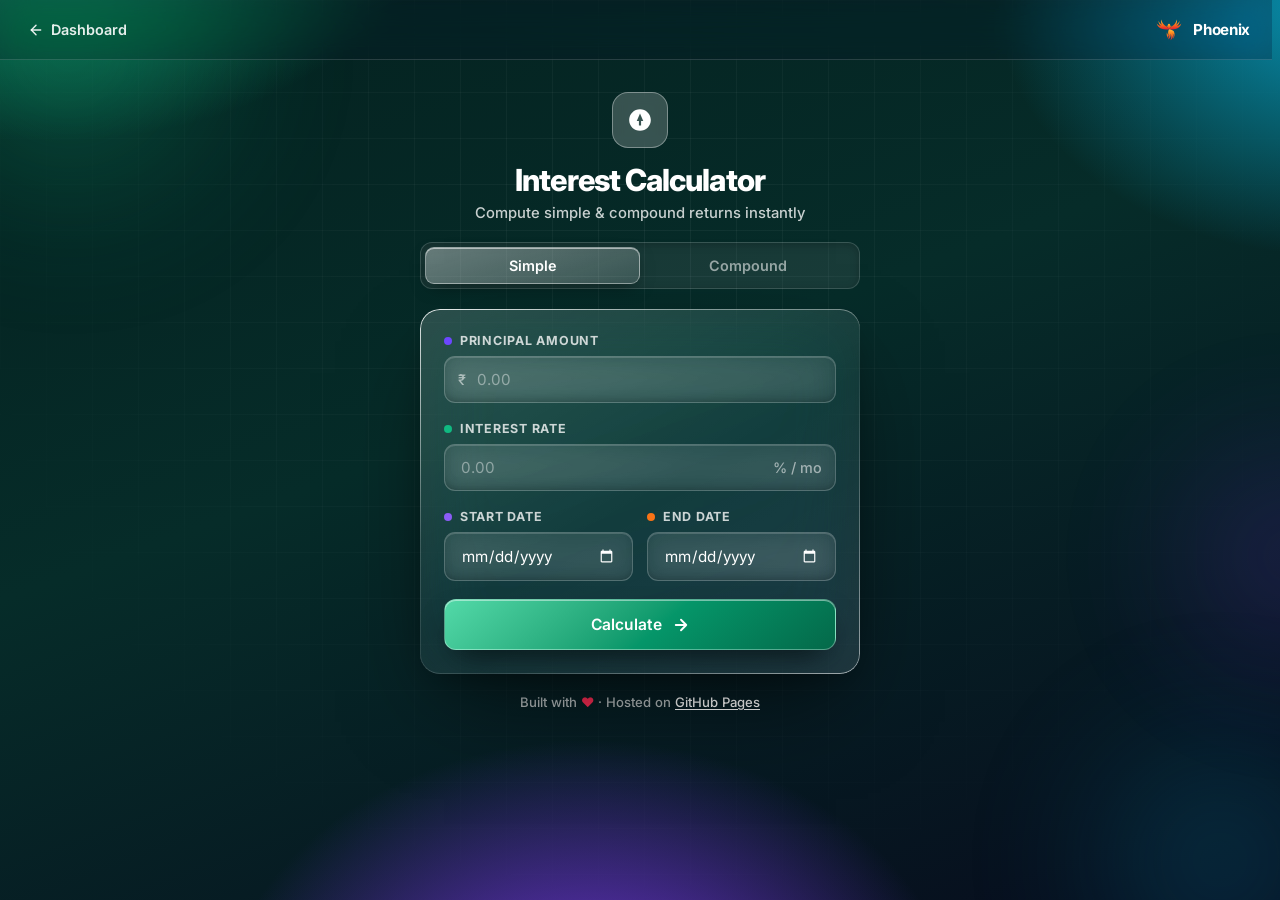
<file: IntrestCalculator/index.html>
<!DOCTYPE html>
<html lang="en">
<head>
  <meta charset="UTF-8">
  <meta name="viewport" content="width=device-width, initial-scale=1.0">
  <meta name="description" content="Phoenix Interest Calculator – compute simple &amp; compound returns instantly."/>
  <meta name="theme-color" content="#10b981"/>
  <title>Interest Calculator — Phoenix</title>
  <link rel="icon" type="image/svg+xml" href="../favicon.svg"/>
  <link rel="preconnect" href="https://fonts.googleapis.com">
  <link rel="preconnect" href="https://fonts.gstatic.com" crossorigin>
  <link href="https://fonts.googleapis.com/css2?family=Inter:wght@400;500;600;700;800&display=swap" rel="stylesheet">
  <link rel="stylesheet" href="../styles/main.css"/>
  <link rel="stylesheet" href="style.css">
  <link rel="stylesheet" href="../styles/glass.css">
</head>
<body data-app="interest">

<!-- Phoenix Navigation -->
<nav class="phoenix-nav" aria-label="Site navigation">
  <a href="../index.html" class="nav-back">
    <svg width="16" height="16" viewBox="0 0 24 24" fill="none" stroke="currentColor" stroke-width="2.2" stroke-linecap="round" stroke-linejoin="round" aria-hidden="true"><line x1="19" y1="12" x2="5" y2="12"/><polyline points="12 19 5 12 12 5"/></svg>
    Dashboard
  </a>
  <a href="../index.html" class="nav-brand" aria-label="Phoenix Dashboard">
    <svg viewBox="0 0 512 512" fill="none" xmlns="http://www.w3.org/2000/svg" aria-hidden="true"><defs><linearGradient id="npg2" x1="0" y1="0" x2="0" y2="1"><stop offset="0" stop-color="#ffc23c"/><stop offset="0.45" stop-color="#ff7a18"/><stop offset="1" stop-color="#e11d2f"/></linearGradient></defs><g fill="url(#npg2)"><path d="M256 232 C 300 196 332 182 356 150 C 372 128 384 104 392 78 C 396 112 392 140 378 166 C 404 150 424 124 436 96 C 436 134 420 166 392 190 C 420 184 446 168 466 144 C 456 188 424 220 380 236 C 340 250 296 250 256 244 Z"/><path d="M256 232 C 212 196 180 182 156 150 C 140 128 128 104 120 78 C 116 112 120 140 134 166 C 108 150 88 124 76 96 C 76 134 92 166 120 190 C 92 184 66 168 46 144 C 56 188 88 220 132 236 C 172 250 216 250 256 244 Z"/><path d="M256 150 C 240 156 231 170 236 186 C 224 180 210 186 210 200 C 222 194 232 198 238 208 C 226 214 224 230 234 240 C 240 226 250 222 256 232 C 262 222 272 226 278 240 C 288 230 286 214 274 208 C 280 198 290 194 302 200 C 302 186 288 180 276 186 C 281 170 272 156 256 150 Z"/><path d="M256 242 C 238 276 236 312 252 346 C 236 342 224 320 222 296 C 210 328 218 372 246 404 C 240 372 246 350 258 336 C 262 358 258 388 240 420 C 276 402 292 360 282 320 C 300 346 300 392 280 430 C 318 408 334 356 320 310 C 336 330 338 372 322 408 C 356 378 360 320 338 278 C 320 258 288 244 256 242 Z"/></g></svg>
    <span>Phoenix</span>
  </a>
</nav>

<div class="bg-orbs">
  <div class="orb orb-1"></div>
  <div class="orb orb-2"></div>
  <div class="orb orb-3"></div>
</div>

<div class="container">

  <div class="header">
    <div class="logo">
      <svg width="26" height="26" viewBox="0 0 24 24" fill="none">
        <path d="M12 2C6.48 2 2 6.48 2 12s4.48 10 10 10 10-4.48 10-10S17.52 2 12 2zm1 15h-2v-4H9l3-7 3 7h-2v4z" fill="currentColor"/>
      </svg>
    </div>
    <h1>Interest Calculator</h1>
    <p class="subtitle">Compute simple &amp; compound returns instantly</p>
  </div>

  <div class="toggle-pill">
    <div class="pill-track" id="pillTrack"></div>
    <button id="simpleBtn" class="pill-btn active">Simple</button>
    <button id="compoundBtn" class="pill-btn">Compound</button>
  </div>

  <div class="card">

    <div class="field-group">
      <label class="field-label" for="principal">
        <span class="field-label-dot blue-dot"></span>
        Principal Amount
      </label>
      <div class="field-wrap">
        <span class="field-adornment left">₹</span>
        <input type="text" id="principal" placeholder="0.00" autocomplete="off" inputmode="decimal">
      </div>
    </div>

    <div class="field-group">
      <label class="field-label" for="rate">
        <span class="field-label-dot green-dot"></span>
        Interest Rate
      </label>
      <div class="field-wrap">
        <input type="number" id="rate" step="0.01" min="0" placeholder="0.00">
        <span class="field-adornment right">% / mo</span>
      </div>
    </div>

    <div class="date-grid">
      <div class="field-group">
        <label class="field-label" for="startDate">
          <span class="field-label-dot purple-dot"></span>
          Start Date
        </label>
        <div class="field-wrap">
          <input type="date" id="startDate">
        </div>
      </div>
      <div class="field-group">
        <label class="field-label" for="endDate">
          <span class="field-label-dot orange-dot"></span>
          End Date
        </label>
        <div class="field-wrap">
          <input type="date" id="endDate">
        </div>
      </div>
    </div>

    <button class="calc-btn" id="calcBtn" onclick="calculate()">
      <span class="calc-btn-text">Calculate</span>
      <svg class="calc-btn-arrow" width="18" height="18" viewBox="0 0 24 24" fill="none">
        <path d="M5 12h14M12 5l7 7-7 7" stroke="currentColor" stroke-width="2.5" stroke-linecap="round" stroke-linejoin="round"/>
      </svg>
    </button>

  </div>

  <div class="result hidden" id="resultBox">
    <p class="result-eyebrow">Results</p>
    <div class="result-chips">
      <div class="chip chip-blue">
        <span class="chip-label">Duration</span>
        <span class="chip-val" id="duration">—</span>
      </div>
      <div class="chip chip-cyan">
        <span class="chip-label">Interest</span>
        <span class="chip-val">₹<span id="interest">—</span></span>
      </div>
    </div>
    <div class="result-total-box">
      <span class="total-label">Total Amount</span>
      <span class="total-amount">₹<span id="total">—</span></span>
    </div>
    <button class="copy-btn" id="copyBtn" onclick="copyResult()">
      <svg id="copyIcon" width="15" height="15" viewBox="0 0 24 24" fill="none">
        <rect x="9" y="9" width="13" height="13" rx="2" stroke="currentColor" stroke-width="2"/>
        <path d="M5 15H4a2 2 0 0 1-2-2V4a2 2 0 0 1 2-2h9a2 2 0 0 1 2 2v1" stroke="currentColor" stroke-width="2"/>
      </svg>
      <span id="copyText">Copy Results</span>
    </button>
  </div>

  <footer class="footer">
    Built with <span class="heart">&#10084;</span> &middot; Hosted on <a href="https://pages.github.com" target="_blank" rel="noopener noreferrer">GitHub Pages</a>
  </footer>

</div>

<script src="script.js"></script>
</body>
</html>
</file>
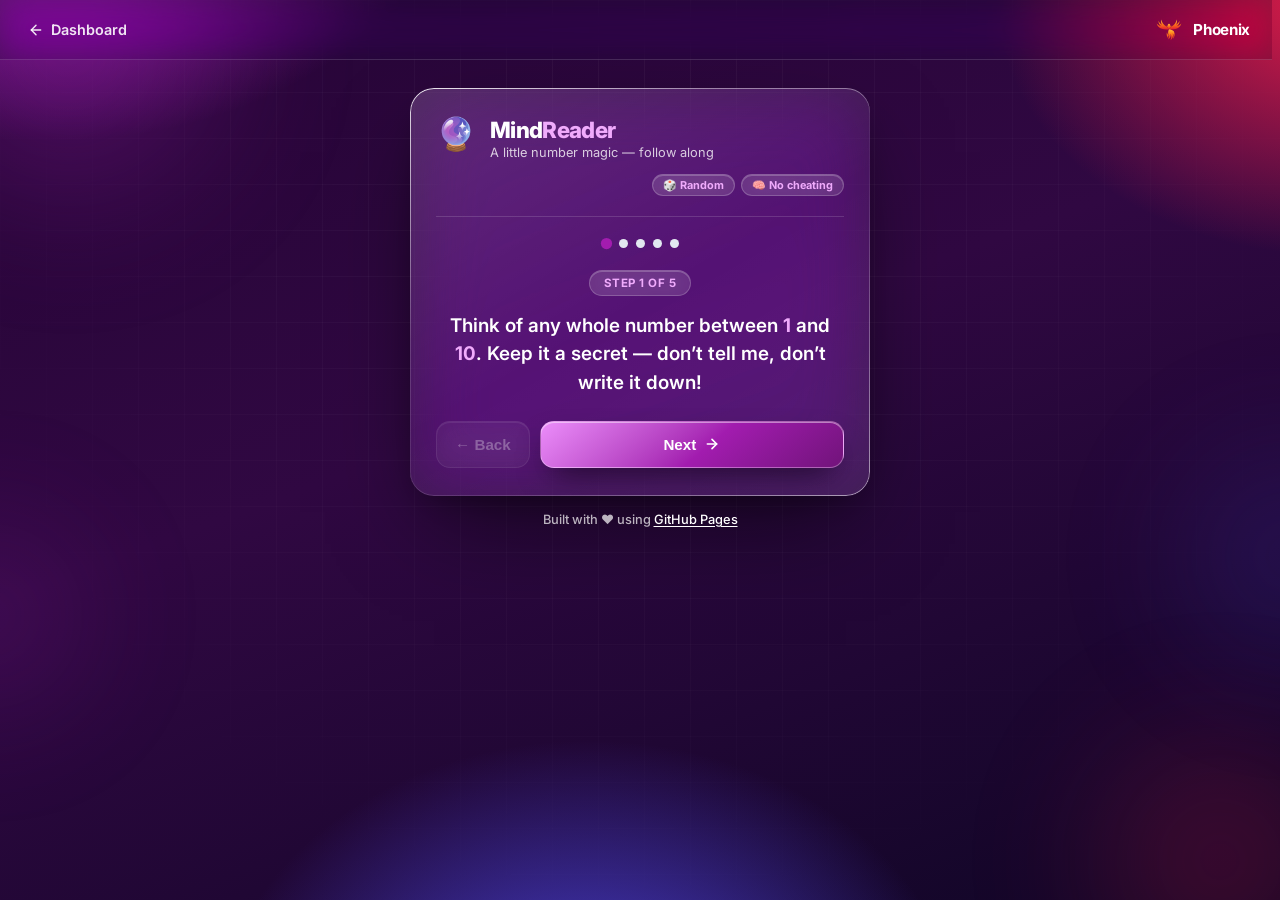
<file: MindReader/index.html>
<!DOCTYPE html>
<html lang="en" data-theme="light">
<head>
  <meta charset="UTF-8" />
  <meta name="viewport" content="width=device-width, initial-scale=1.0" />
  <meta name="description" content="Mind Reader – a classic number-guessing algebra trick, reimagined with random steps every time." />
  <meta name="theme-color" content="#a21caf" />
  <title>Mind Reader — Phoenix</title>
  <link rel="icon" type="image/svg+xml" href="../favicon.svg" />
  <link rel="preconnect" href="https://fonts.googleapis.com" />
  <link rel="preconnect" href="https://fonts.gstatic.com" crossorigin />
  <link href="https://fonts.googleapis.com/css2?family=Inter:wght@400;500;600;700;800&family=JetBrains+Mono:wght@400;600;700&display=swap" rel="stylesheet" />
  <link rel="stylesheet" href="../styles/main.css"/>
  <link rel="stylesheet" href="style.css" />
  <link rel="stylesheet" href="../styles/glass.css" />
</head>
<body data-app="mind">

  <!-- Phoenix Navigation -->
  <nav class="phoenix-nav" aria-label="Site navigation">
    <a href="../index.html" class="nav-back">
      <svg width="16" height="16" viewBox="0 0 24 24" fill="none" stroke="currentColor" stroke-width="2.2" stroke-linecap="round" stroke-linejoin="round" aria-hidden="true"><line x1="19" y1="12" x2="5" y2="12"/><polyline points="12 19 5 12 12 5"/></svg>
      Dashboard
    </a>
    <a href="../index.html" class="nav-brand" aria-label="Phoenix Dashboard">
      <svg viewBox="0 0 512 512" fill="none" xmlns="http://www.w3.org/2000/svg" aria-hidden="true"><defs><linearGradient id="npgMR" x1="0" y1="0" x2="0" y2="1"><stop offset="0" stop-color="#ffc23c"/><stop offset="0.45" stop-color="#ff7a18"/><stop offset="1" stop-color="#e11d2f"/></linearGradient></defs><g fill="url(#npgMR)"><path d="M256 232 C 300 196 332 182 356 150 C 372 128 384 104 392 78 C 396 112 392 140 378 166 C 404 150 424 124 436 96 C 436 134 420 166 392 190 C 420 184 446 168 466 144 C 456 188 424 220 380 236 C 340 250 296 250 256 244 Z"/><path d="M256 232 C 212 196 180 182 156 150 C 140 128 128 104 120 78 C 116 112 120 140 134 166 C 108 150 88 124 76 96 C 76 134 92 166 120 190 C 92 184 66 168 46 144 C 56 188 88 220 132 236 C 172 250 216 250 256 244 Z"/><path d="M256 150 C 240 156 231 170 236 186 C 224 180 210 186 210 200 C 222 194 232 198 238 208 C 226 214 224 230 234 240 C 240 226 250 222 256 232 C 262 222 272 226 278 240 C 288 230 286 214 274 208 C 280 198 290 194 302 200 C 302 186 288 180 276 186 C 281 170 272 156 256 150 Z"/><path d="M256 242 C 238 276 236 312 252 346 C 236 342 224 320 222 296 C 210 328 218 372 246 404 C 240 372 246 350 258 336 C 262 358 258 388 240 420 C 276 402 292 360 282 320 C 300 346 300 392 280 430 C 318 408 334 356 320 310 C 336 330 338 372 322 408 C 356 378 360 320 338 278 C 320 258 288 244 256 242 Z"/></g></svg>
      <span>Phoenix</span>
    </a>
  </nav>

  <!-- Animated Orbs Background (hidden — light theme only) -->
  <div class="orbs" aria-hidden="true">
    <div class="orb orb-1"></div>
    <div class="orb orb-2"></div>
    <div class="orb orb-3"></div>
    <div class="orb orb-4"></div>
  </div>

  <!-- Main Content -->
  <main class="main">
    <div class="card">

      <!-- Header -->
      <header class="card-header">
        <div class="logo-ring" aria-hidden="true">🔮</div>
        <div>
          <h1 class="logo-title">Mind<span>Reader</span></h1>
          <p class="logo-sub">A little number magic — follow along</p>
        </div>
        <div class="header-tags" aria-hidden="true">
          <span class="tag">🎲 Random</span>
          <span class="tag">🧠 No cheating</span>
        </div>
      </header>

      <div class="rule"></div>

      <!-- Progress dots -->
      <div class="progress" id="progress" aria-hidden="true"></div>

      <!-- Step wizard -->
      <section class="wizard" id="wizard" aria-live="polite">
        <span class="step-badge" id="stepBadge">Step 1 of 5</span>
        <div class="step-text-wrap">
          <p class="step-text" id="stepText"></p>
        </div>

        <div class="btn-row">
          <button type="button" class="btn-back" id="backBtn" onclick="prevStep()">← Back</button>
          <button type="button" class="btn-generate" id="nextBtn" onclick="nextStep()">
            <span id="nextLabel">Next</span>
            <svg width="16" height="16" viewBox="0 0 24 24" fill="none" stroke="currentColor" stroke-width="2.4" stroke-linecap="round" stroke-linejoin="round" aria-hidden="true"><line x1="5" y1="12" x2="19" y2="12"/><polyline points="12 5 19 12 12 19"/></svg>
          </button>
        </div>
      </section>

      <!-- Reveal -->
      <section class="reveal" id="reveal" hidden aria-live="polite">
        <p class="reveal-label">Your final number is…</p>
        <div class="reveal-number" id="revealNumber">0</div>
        <p class="reveal-sub">Am I right? 🔮</p>

        <button type="button" class="btn-generate" id="tryAgainBtn" onclick="resetTrick()">
          <svg width="16" height="16" viewBox="0 0 24 24" fill="none" stroke="currentColor" stroke-width="2.4" stroke-linecap="round" stroke-linejoin="round" aria-hidden="true"><path d="M23 4v6h-6"/><path d="M20.49 15a9 9 0 1 1-2.12-9.36L23 10"/></svg>
          Try Another Trick
        </button>

        <button type="button" class="btn-secret" id="secretBtn" onclick="toggleSecret()">How does this work? 🕵️</button>

        <div class="password-gate" id="passwordGate" hidden>
          <div class="input-group">
            <svg class="input-icon" viewBox="0 0 24 24" fill="none" stroke="currentColor" stroke-width="2" stroke-linecap="round" stroke-linejoin="round" aria-hidden="true">
              <rect x="3" y="11" width="18" height="11" rx="2"/><path d="M7 11V7a5 5 0 0 1 10 0v4"/>
            </svg>
            <input type="password" id="secretPassword" placeholder="Enter password…" autocomplete="off" />
          </div>
          <button type="button" class="btn-generate" id="unlockBtn" onclick="checkSecretPassword()">Unlock</button>
          <p class="password-hint">🔒 Contact <strong>Yaswanth</strong> for the password.</p>
        </div>

        <div class="secret-box" id="secretBox" hidden></div>
      </section>

    </div><!-- /card -->
  </main>

  <!-- Toast Notification -->
  <div class="toast" id="toast" role="status" aria-live="assertive"></div>

  <!-- Footer -->
  <footer class="footer">
    Built with <span class="footer-heart" aria-label="love">❤️</span> using
    <a href="https://pages.github.com" target="_blank" rel="noopener noreferrer">GitHub Pages</a>
  </footer>

  <script src="script.js"></script>
</body>
</html>
</file>
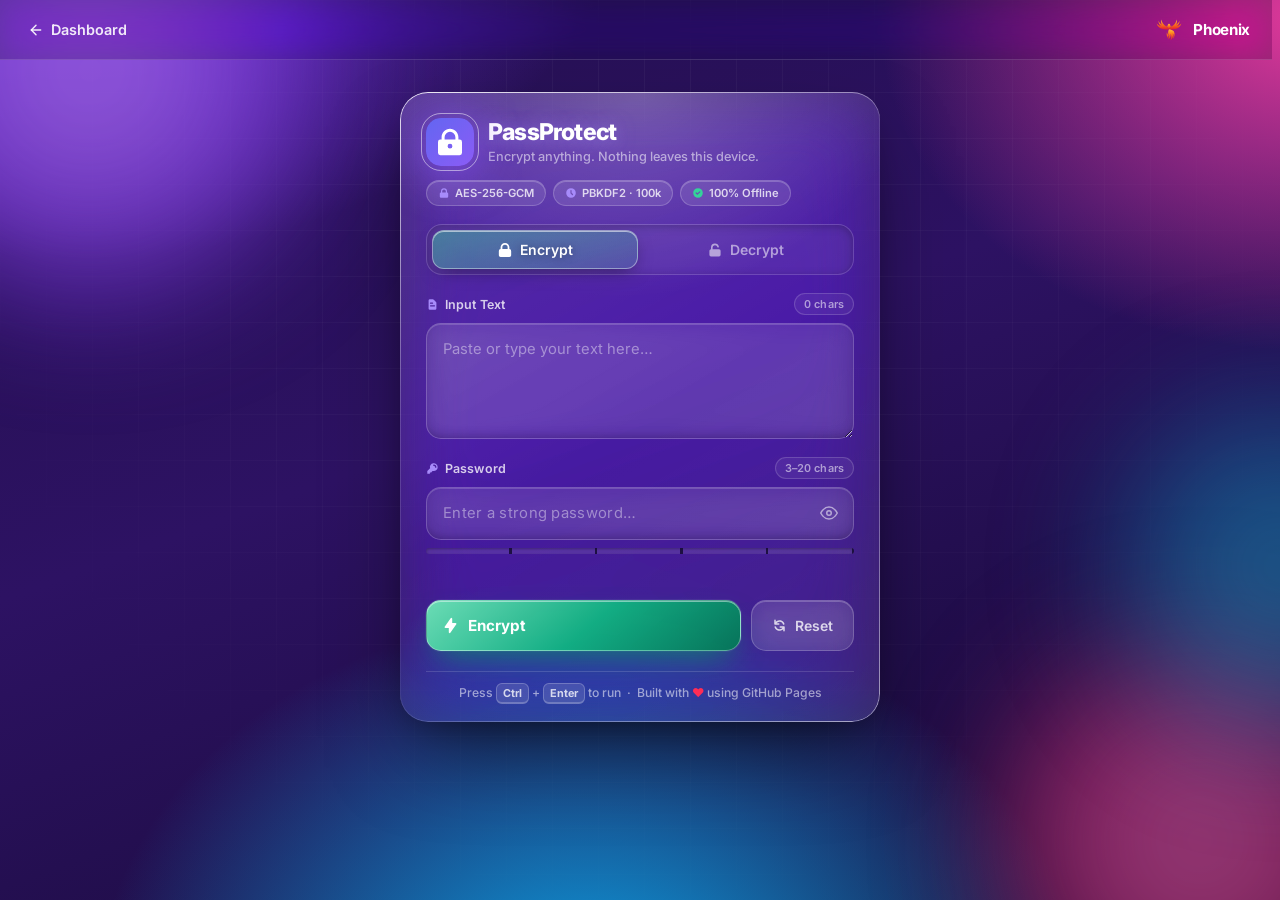
<file: PassProtect/index.html>
<!DOCTYPE html>
<html lang="en">
<head>
  <meta charset="UTF-8" />
  <meta name="viewport" content="width=device-width, initial-scale=1.0"/>
  <title>PassProtect — Phoenix</title>
  <meta name="description" content="Encrypt and decrypt text in your browser using AES-256-GCM. Nothing leaves your device."/>
  <meta name="theme-color" content="#6c47ff"/>
  <link rel="icon" type="image/svg+xml" href="../favicon.svg"/>
  <link rel="preconnect" href="https://fonts.googleapis.com"/>
  <link rel="preconnect" href="https://fonts.gstatic.com" crossorigin/>
  <link href="https://fonts.googleapis.com/css2?family=Inter:wght@300;400;500;600;700;800&display=swap" rel="stylesheet"/>
  <link rel="stylesheet" href="../styles/main.css"/>
  <link rel="stylesheet" href="style.css"/>
</head>
<body>

  <!-- Phoenix Navigation -->
  <nav class="phoenix-nav" aria-label="Site navigation">
    <a href="../index.html" class="nav-back">
      <svg width="16" height="16" viewBox="0 0 24 24" fill="none" stroke="currentColor" stroke-width="2.2" stroke-linecap="round" stroke-linejoin="round" aria-hidden="true"><line x1="19" y1="12" x2="5" y2="12"/><polyline points="12 19 5 12 12 5"/></svg>
      Dashboard
    </a>
    <a href="../index.html" class="nav-brand" aria-label="Phoenix Dashboard">
      <svg viewBox="0 0 512 512" fill="none" xmlns="http://www.w3.org/2000/svg" aria-hidden="true"><defs><linearGradient id="npg3" x1="0" y1="0" x2="0" y2="1"><stop offset="0" stop-color="#ffc23c"/><stop offset="0.45" stop-color="#ff7a18"/><stop offset="1" stop-color="#e11d2f"/></linearGradient></defs><g fill="url(#npg3)"><path d="M256 232 C 300 196 332 182 356 150 C 372 128 384 104 392 78 C 396 112 392 140 378 166 C 404 150 424 124 436 96 C 436 134 420 166 392 190 C 420 184 446 168 466 144 C 456 188 424 220 380 236 C 340 250 296 250 256 244 Z"/><path d="M256 232 C 212 196 180 182 156 150 C 140 128 128 104 120 78 C 116 112 120 140 134 166 C 108 150 88 124 76 96 C 76 134 92 166 120 190 C 92 184 66 168 46 144 C 56 188 88 220 132 236 C 172 250 216 250 256 244 Z"/><path d="M256 150 C 240 156 231 170 236 186 C 224 180 210 186 210 200 C 222 194 232 198 238 208 C 226 214 224 230 234 240 C 240 226 250 222 256 232 C 262 222 272 226 278 240 C 288 230 286 214 274 208 C 280 198 290 194 302 200 C 302 186 288 180 276 186 C 281 170 272 156 256 150 Z"/><path d="M256 242 C 238 276 236 312 252 346 C 236 342 224 320 222 296 C 210 328 218 372 246 404 C 240 372 246 350 258 336 C 262 358 258 388 240 420 C 276 402 292 360 282 320 C 300 346 300 392 280 430 C 318 408 334 356 320 310 C 336 330 338 372 322 408 C 356 378 360 320 338 278 C 320 258 288 244 256 242 Z"/></g></svg>
      <span>Phoenix</span>
    </a>
  </nav>

  <div class="bg-orbs" aria-hidden="true">
    <div class="orb orb-1"></div>
    <div class="orb orb-2"></div>
    <div class="orb orb-3"></div>
  </div>

  <div class="card" role="main">

    <div class="card-header">
      <div class="logo">
        <svg viewBox="0 0 40 40" fill="none" xmlns="http://www.w3.org/2000/svg" aria-hidden="true">
          <rect width="40" height="40" rx="12" fill="url(#logoGrad)"/>
          <path d="M20 9c-3.866 0-7 3.134-7 7v2h-1a2 2 0 00-2 2v9a2 2 0 002 2h16a2 2 0 002-2v-9a2 2 0 00-2-2h-1v-2c0-3.866-3.134-7-7-7zm0 2.5a4.5 4.5 0 014.5 4.5v2h-9v-2A4.5 4.5 0 0120 11.5zm0 10a2 2 0 110 4 2 2 0 010-4z" fill="white"/>
          <defs>
            <linearGradient id="logoGrad" x1="0" y1="0" x2="40" y2="40" gradientUnits="userSpaceOnUse">
              <stop stop-color="#6366f1"/>
              <stop offset="1" stop-color="#8b5cf6"/>
            </linearGradient>
          </defs>
        </svg>
      </div>
      <div class="header-text">
        <h1>PassProtect</h1>
        <p class="subtitle">Encrypt anything. Nothing leaves this device.</p>
      </div>
    </div>

    <div class="badges" aria-label="Security details">
      <span class="badge">
        <svg viewBox="0 0 20 20" fill="currentColor" aria-hidden="true"><path fill-rule="evenodd" d="M5 9V7a5 5 0 0110 0v2a2 2 0 012 2v5a2 2 0 01-2 2H5a2 2 0 01-2-2v-5a2 2 0 012-2zm8-2v2H7V7a3 3 0 016 0z" clip-rule="evenodd"/></svg>
        AES-256-GCM
      </span>
      <span class="badge">
        <svg viewBox="0 0 20 20" fill="currentColor" aria-hidden="true"><path fill-rule="evenodd" d="M10 18a8 8 0 100-16 8 8 0 000 16zm1-12a1 1 0 10-2 0v4a1 1 0 00.293.707l2.5 2.5a1 1 0 001.414-1.414L11 9.586V6z" clip-rule="evenodd"/></svg>
        PBKDF2 &middot; 100k
      </span>
      <span class="badge ok">
        <svg viewBox="0 0 20 20" fill="currentColor" aria-hidden="true"><path fill-rule="evenodd" d="M10 18a8 8 0 100-16 8 8 0 000 16zm3.707-9.293a1 1 0 00-1.414-1.414L9 10.586 7.707 9.293a1 1 0 00-1.414 1.414l2 2a1 1 0 001.414 0l4-4z" clip-rule="evenodd"/></svg>
        100% Offline
      </span>
    </div>

    <div class="mode-toggle" role="group" aria-label="Encryption mode">
      <span class="mode-indicator" aria-hidden="true"></span>
      <button id="btn-encrypt" class="mode-btn active" onclick="setMode('encrypt')" aria-pressed="true" type="button">
        <svg viewBox="0 0 20 20" fill="currentColor" aria-hidden="true">
          <path fill-rule="evenodd" d="M5 9V7a5 5 0 0110 0v2a2 2 0 012 2v5a2 2 0 01-2 2H5a2 2 0 01-2-2v-5a2 2 0 012-2zm8-2v2H7V7a3 3 0 016 0z" clip-rule="evenodd"/>
        </svg>
        Encrypt
      </button>
      <button id="btn-decrypt" class="mode-btn" onclick="setMode('decrypt')" aria-pressed="false" type="button">
        <svg viewBox="0 0 20 20" fill="currentColor" aria-hidden="true">
          <path d="M10 2a5 5 0 00-5 5v2a2 2 0 00-2 2v5a2 2 0 002 2h10a2 2 0 002-2v-5a2 2 0 00-2-2H7V7a3 3 0 015.905-.75 1 1 0 001.937-.5A5.002 5.002 0 0010 2z"/>
        </svg>
        Decrypt
      </button>
    </div>

    <div class="field">
      <label for="text">
        <span class="lbl">
          <svg viewBox="0 0 20 20" fill="currentColor" aria-hidden="true"><path fill-rule="evenodd" d="M4 4a2 2 0 012-2h4.586A2 2 0 0112 2.586L15.414 6A2 2 0 0116 7.414V16a2 2 0 01-2 2H6a2 2 0 01-2-2V4zm2 4a1 1 0 011-1h3a1 1 0 110 2H7a1 1 0 01-1-1zm1 3a1 1 0 100 2h6a1 1 0 100-2H7z" clip-rule="evenodd"/></svg>
          Input Text
        </span>
        <span id="charCount" class="char-count">0 chars</span>
      </label>
      <textarea id="text" placeholder="Paste or type your text here&#x2026;" oninput="updateCharCount()" autocomplete="off" spellcheck="false"></textarea>
    </div>

    <div class="field">
      <label for="password">
        <span class="lbl">
          <svg viewBox="0 0 20 20" fill="currentColor" aria-hidden="true"><path fill-rule="evenodd" d="M18 8a6 6 0 01-7.743 5.743L10 14l-1 1-1 1H6v2H2v-4l4.257-4.257A6 6 0 1118 8zm-6-4a1 1 0 100 2 2 2 0 012 2 1 1 0 102 0 4 4 0 00-4-4z" clip-rule="evenodd"/></svg>
          Password
        </span>
        <span class="field-hint">3&ndash;20 chars</span>
      </label>
      <div class="password-wrap">
        <input type="password" id="password" placeholder="Enter a strong password&#x2026;" oninput="updateStrength()" autocomplete="new-password"/>
        <button class="eye-btn" id="eyeBtn" onclick="togglePassword()" aria-label="Toggle password visibility" type="button">
          <svg id="eyeIcon" viewBox="0 0 24 24" fill="none" stroke="currentColor" stroke-width="2" stroke-linecap="round" stroke-linejoin="round" aria-hidden="true">
            <path d="M1 12s4-8 11-8 11 8 11 8-4 8-11 8-11-8-11-8z"/>
            <circle cx="12" cy="12" r="3"/>
          </svg>
        </button>
      </div>
      <div class="strength-bar" aria-hidden="true">
        <div class="strength-fill" id="strengthFill"></div>
      </div>
      <div class="strength-label-row">
        <small id="pwdError" role="alert"></small>
        <span id="strengthLabel" class="strength-label"></span>
      </div>
    </div>

    <div class="actions">
      <button id="processBtn" class="btn-primary" onclick="process()" type="button">
        <svg viewBox="0 0 20 20" fill="currentColor" aria-hidden="true">
          <path fill-rule="evenodd" d="M11.3 1.046A1 1 0 0112 2v5h4a1 1 0 01.82 1.573l-7 10A1 1 0 018 18v-5H4a1 1 0 01-.82-1.573l7-10a1 1 0 011.12-.38z" clip-rule="evenodd"/>
        </svg>
        <span id="processLabel">Encrypt</span>
        <span class="btn-spinner" aria-hidden="true"></span>
      </button>
      <button class="btn-secondary" onclick="resetAll()" type="button" aria-label="Reset all fields">
        <svg viewBox="0 0 20 20" fill="currentColor" aria-hidden="true">
          <path fill-rule="evenodd" d="M4 2a1 1 0 011 1v2.101a7.002 7.002 0 0111.601 2.566 1 1 0 11-1.885.666A5.002 5.002 0 005.999 7H9a1 1 0 010 2H4a1 1 0 01-1-1V3a1 1 0 011-1zm.008 9.057a1 1 0 011.276.61A5.002 5.002 0 0014.001 13H11a1 1 0 110-2h5a1 1 0 011 1v5a1 1 0 11-2 0v-2.101a7.002 7.002 0 01-11.601-2.566 1 1 0 01.61-1.276z" clip-rule="evenodd"/>
        </svg>
        Reset
      </button>
    </div>

    <div class="result" id="result" hidden>
      <div class="result-header">
        <svg id="statusSvg" viewBox="0 0 20 20" fill="currentColor" aria-hidden="true"></svg>
        <span id="statusText"></span>
      </div>
      <div class="output" id="output" tabindex="0" aria-label="Output text" aria-live="polite"></div>
      <div class="result-actions">
        <button class="btn-action copy-btn" id="copyBtn" onclick="copy()" disabled type="button">
          <svg viewBox="0 0 20 20" fill="currentColor" aria-hidden="true">
            <path d="M8 3a1 1 0 011-1h2a1 1 0 110 2H9a1 1 0 01-1-1z"/>
            <path d="M6 3a2 2 0 00-2 2v11a2 2 0 002 2h8a2 2 0 002-2V5a2 2 0 00-2-2 3 3 0 01-3 3H9a3 3 0 01-3-3z"/>
          </svg>
          Copy
        </button>
        <button class="btn-action download-btn" id="downloadBtn" onclick="downloadTxt()" disabled type="button">
          <svg viewBox="0 0 20 20" fill="currentColor" aria-hidden="true">
            <path fill-rule="evenodd" d="M3 17a1 1 0 011-1h12a1 1 0 110 2H4a1 1 0 01-1-1zm3.293-7.707a1 1 0 011.414 0L9 10.586V3a1 1 0 112 0v7.586l1.293-1.293a1 1 0 111.414 1.414l-3 3a1 1 0 01-1.414 0l-3-3a1 1 0 010-1.414z" clip-rule="evenodd"/>
          </svg>
          Download
        </button>
      </div>
    </div>

    <p class="footer-note">
      <span>Press <kbd>Ctrl</kbd> + <kbd>Enter</kbd> to run</span>
      <span aria-hidden="true">&middot;</span>
      <span>Built with <span class="heart">&#10084;&#65039;</span> using GitHub Pages</span>
    </p>
  </div>

  <div class="toast" id="toast" role="status" aria-live="polite"></div>

  <script src="app.js"></script>
</body>
</html>
</file>
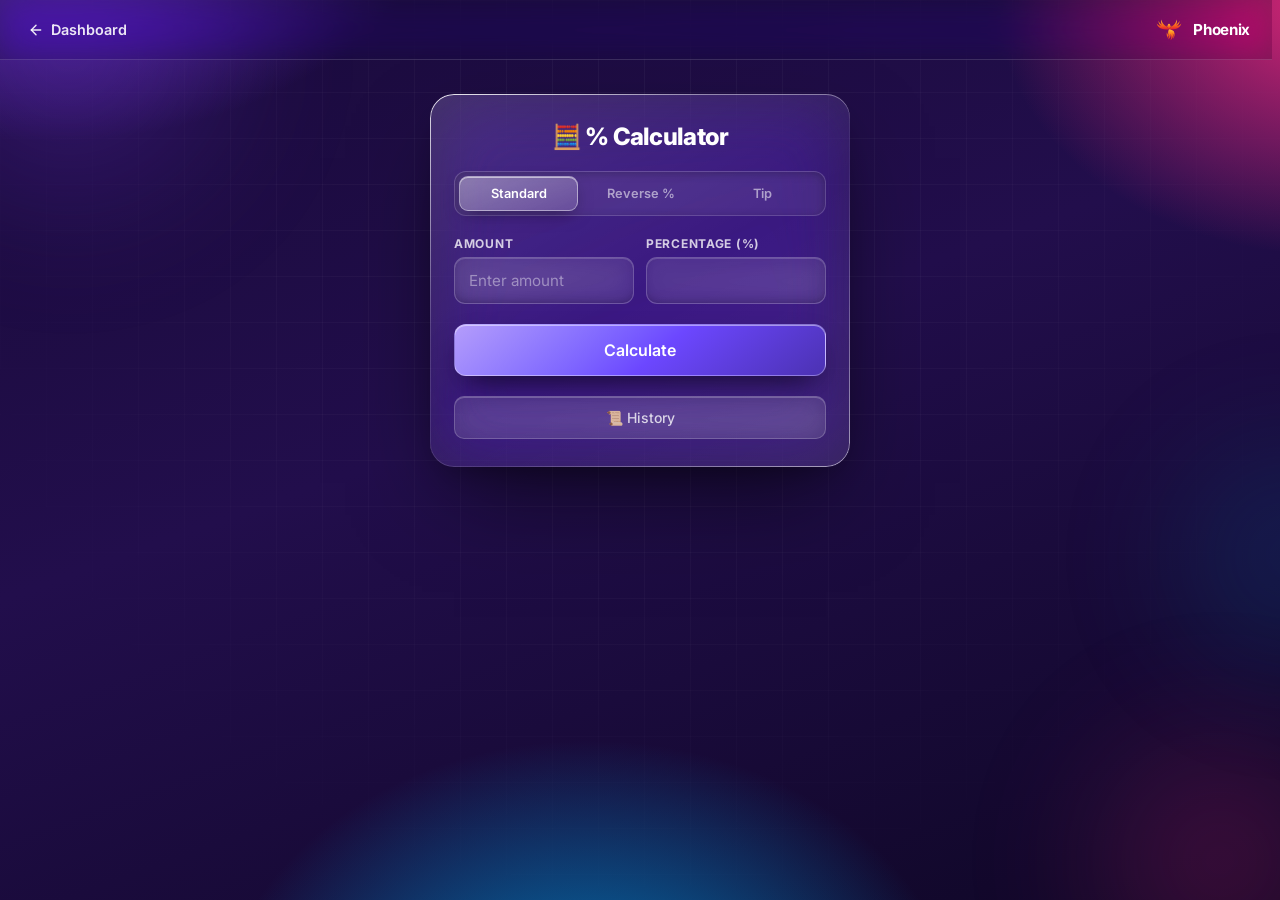
<file: PercentageCalculator/index.html>
<!DOCTYPE html>
<html lang="en">
<head>
  <meta charset="UTF-8" />
  <meta name="viewport" content="width=device-width, initial-scale=1.0" />
  <meta name="description" content="Phoenix Percentage Calculator – calculate discounts, tax, and percentage values instantly."/>
  <meta name="theme-color" content="#6c47ff"/>
  <title>% Calculator — Phoenix</title>
  <link rel="icon" type="image/svg+xml" href="../favicon.svg"/>
  <link rel="preconnect" href="https://fonts.googleapis.com"/>
  <link rel="preconnect" href="https://fonts.gstatic.com" crossorigin/>
  <link href="https://fonts.googleapis.com/css2?family=Inter:wght@400;500;600;700;800&display=swap" rel="stylesheet"/>
  <link rel="stylesheet" href="../styles/main.css"/>
  <link rel="stylesheet" href="style.css" />
  <link rel="stylesheet" href="../styles/glass.css"/>
</head>
<body data-app="percent">

<!-- Phoenix Navigation -->
<nav class="phoenix-nav" aria-label="Site navigation">
  <a href="../index.html" class="nav-back">
    <svg width="16" height="16" viewBox="0 0 24 24" fill="none" stroke="currentColor" stroke-width="2.2" stroke-linecap="round" stroke-linejoin="round" aria-hidden="true"><line x1="19" y1="12" x2="5" y2="12"/><polyline points="12 19 5 12 12 5"/></svg>
    Dashboard
  </a>
  <a href="../index.html" class="nav-brand" aria-label="Phoenix Dashboard">
    <svg viewBox="0 0 512 512" fill="none" xmlns="http://www.w3.org/2000/svg" aria-hidden="true"><defs><linearGradient id="npg4" x1="0" y1="0" x2="0" y2="1"><stop offset="0" stop-color="#ffc23c"/><stop offset="0.45" stop-color="#ff7a18"/><stop offset="1" stop-color="#e11d2f"/></linearGradient></defs><g fill="url(#npg4)"><path d="M256 232 C 300 196 332 182 356 150 C 372 128 384 104 392 78 C 396 112 392 140 378 166 C 404 150 424 124 436 96 C 436 134 420 166 392 190 C 420 184 446 168 466 144 C 456 188 424 220 380 236 C 340 250 296 250 256 244 Z"/><path d="M256 232 C 212 196 180 182 156 150 C 140 128 128 104 120 78 C 116 112 120 140 134 166 C 108 150 88 124 76 96 C 76 134 92 166 120 190 C 92 184 66 168 46 144 C 56 188 88 220 132 236 C 172 250 216 250 256 244 Z"/><path d="M256 150 C 240 156 231 170 236 186 C 224 180 210 186 210 200 C 222 194 232 198 238 208 C 226 214 224 230 234 240 C 240 226 250 222 256 232 C 262 222 272 226 278 240 C 288 230 286 214 274 208 C 280 198 290 194 302 200 C 302 186 288 180 276 186 C 281 170 272 156 256 150 Z"/><path d="M256 242 C 238 276 236 312 252 346 C 236 342 224 320 222 296 C 210 328 218 372 246 404 C 240 372 246 350 258 336 C 262 358 258 388 240 420 C 276 402 292 360 282 320 C 300 346 300 392 280 430 C 318 408 334 356 320 310 C 336 330 338 372 322 408 C 356 378 360 320 338 278 C 320 258 288 244 256 242 Z"/></g></svg>
    <span>Phoenix</span>
  </a>
</nav>

<div class="bg-orbs" aria-hidden="true">
  <div class="orb orb-1"></div>
  <div class="orb orb-2"></div>
  <div class="orb orb-3"></div>
</div>

<div class="app">
  <h1>🧮 % Calculator</h1>

  <!-- MODE TABS -->
  <div class="mode-tabs">
    <button class="mode-tab active" id="tabStandard" onclick="setCalcMode('standard')">Standard</button>
    <button class="mode-tab" id="tabReverse" onclick="setCalcMode('reverse')">Reverse %</button>
    <button class="mode-tab" id="tabTip" onclick="setCalcMode('tip')">Tip</button>
  </div>

  <!-- INPUTS -->
  <div id="inputStandard">
    <div class="input-group">
      <div class="field">
        <label>Amount</label>
        <input type="text" id="amount" inputmode="numeric" placeholder="Enter amount" />
      </div>
      <div class="field">
        <label>Percentage (%)</label>
        <input type="number" id="percentage" />
      </div>
    </div>
  </div>

  <div id="inputReverse" class="hidden">
    <p class="mode-hint">Find what percentage X is of Y</p>
    <div class="input-group">
      <div class="field">
        <label>Part (X)</label>
        <input type="text" id="partX" inputmode="numeric" placeholder="e.g. 25" />
      </div>
      <div class="field">
        <label>Total (Y)</label>
        <input type="text" id="totalY" inputmode="numeric" placeholder="e.g. 200" />
      </div>
    </div>
  </div>

  <div id="inputTip" class="hidden">
    <div class="input-group">
      <div class="field">
        <label>Bill Amount</label>
        <input type="text" id="billAmount" inputmode="numeric" placeholder="Enter bill" />
      </div>
      <div class="field">
        <label>Tip %</label>
        <input type="number" id="tipPercent" placeholder="e.g. 15" min="0" />
      </div>
    </div>
  </div>

  <!-- CALCULATE -->
  <button class="calc-btn" id="calcBtn">Calculate</button>

  <!-- RESULTS -->
  <div class="results hidden" id="resultsStandard">
    <div class="main-card copy" data-copy="percent">
      <p>Percentage Value</p>
      <h1 id="percentValue">₹0</h1>
      <span class="copied">Copied</span>
    </div>

    <div class="row">
      <div class="sub-card discount copy" data-copy="discount">
        <p>Discount Price</p>
        <h2 id="discountValue">₹0</h2>
        <span class="copied">Copied</span>
      </div>

      <div class="sub-card tax copy" data-copy="tax">
        <p>Tax Price</p>
        <h2 id="taxValue">₹0</h2>
        <span class="copied">Copied</span>
      </div>
    </div>
  </div>

  <!-- REVERSE RESULTS -->
  <div class="results hidden" id="resultsReverse">
    <div class="main-card reverse-card">
      <p>X is what % of Y</p>
      <h1 id="reverseValue">0%</h1>
    </div>
  </div>

  <!-- TIP RESULTS -->
  <div class="results hidden" id="resultsTip">
    <div class="row">
      <div class="sub-card tip-card">
        <p>Tip Amount</p>
        <h2 id="tipAmount">₹0</h2>
      </div>
      <div class="sub-card tip-total-card">
        <p>Total Bill</p>
        <h2 id="tipTotal">₹0</h2>
      </div>
    </div>
  </div>

  <!-- HISTORY -->
  <button class="history-btn" id="historyBtn">📜 History</button>

  <div id="historyBox" class="history-box hidden">
    <ul id="historyList"></ul>
    <button class="clear" id="clearHistory">Clear History</button>
  </div>
</div>

<script src="app.js" defer></script>
</body>
</html>
</file>
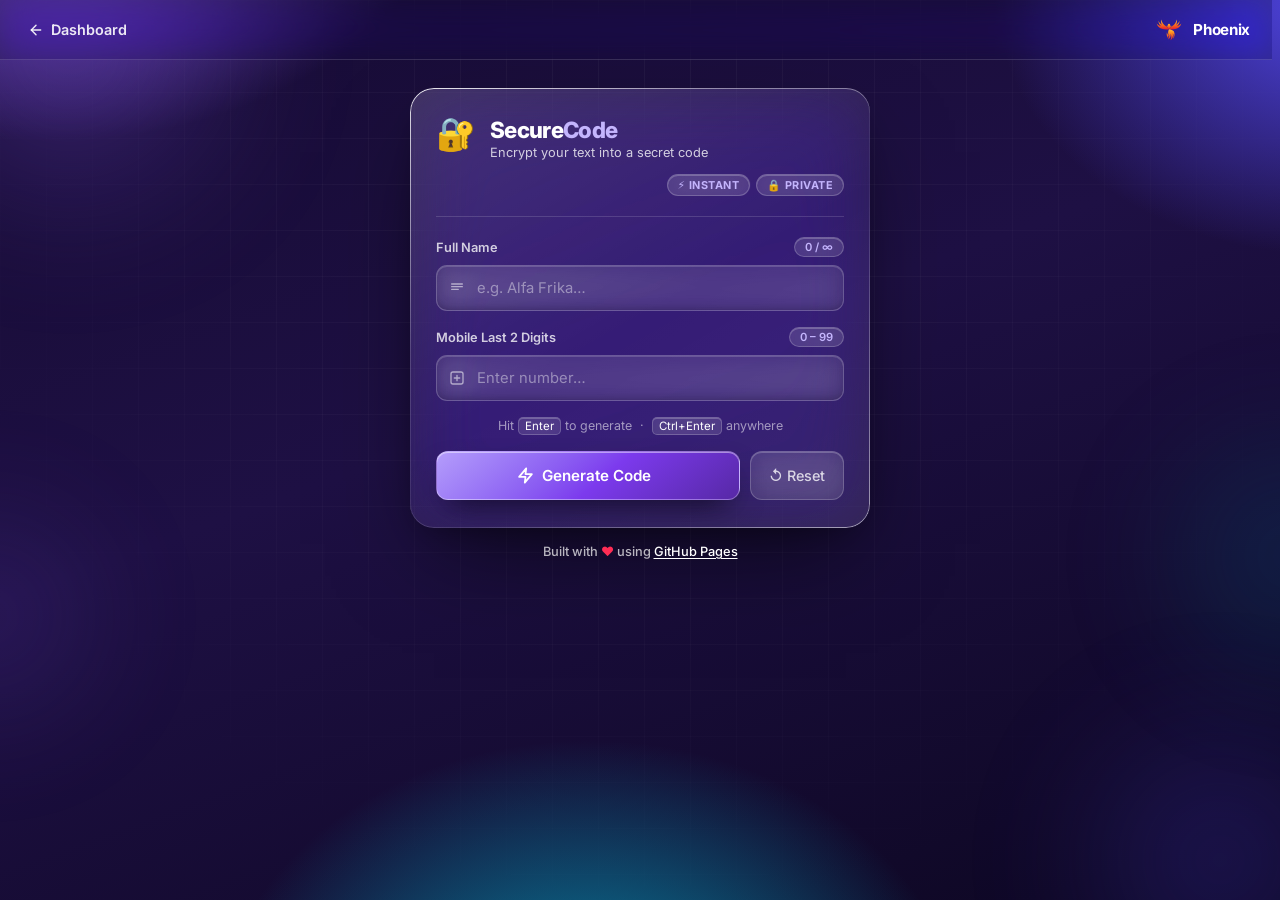
<file: SecureCode/index.html>
<!DOCTYPE html>
<html lang="en" data-theme="light">
<head>
  <meta charset="UTF-8" />
  <meta name="viewport" content="width=device-width, initial-scale=1.0" />
  <meta name="description" content="SecureCode – Generate encrypted secret codes instantly from text and numbers." />
  <meta name="theme-color" content="#8b5cf6" />
  <title>SecureCode — Phoenix</title>
  <link rel="icon" type="image/svg+xml" href="../favicon.svg" />
  <link rel="preconnect" href="https://fonts.googleapis.com" />
  <link rel="preconnect" href="https://fonts.gstatic.com" crossorigin />
  <link href="https://fonts.googleapis.com/css2?family=Inter:wght@400;500;600;700;800&family=JetBrains+Mono:wght@400;600;700&display=swap" rel="stylesheet" />
  <link rel="stylesheet" href="../styles/main.css"/>
  <link rel="stylesheet" href="style.css" />
  <link rel="stylesheet" href="../styles/glass.css" />
</head>
<body data-app="secure">

  <!-- Phoenix Navigation -->
  <nav class="phoenix-nav" aria-label="Site navigation">
    <a href="../index.html" class="nav-back">
      <svg width="16" height="16" viewBox="0 0 24 24" fill="none" stroke="currentColor" stroke-width="2.2" stroke-linecap="round" stroke-linejoin="round" aria-hidden="true"><line x1="19" y1="12" x2="5" y2="12"/><polyline points="12 19 5 12 12 5"/></svg>
      Dashboard
    </a>
    <a href="../index.html" class="nav-brand" aria-label="Phoenix Dashboard">
      <svg viewBox="0 0 512 512" fill="none" xmlns="http://www.w3.org/2000/svg" aria-hidden="true"><defs><linearGradient id="npg5" x1="0" y1="0" x2="0" y2="1"><stop offset="0" stop-color="#ffc23c"/><stop offset="0.45" stop-color="#ff7a18"/><stop offset="1" stop-color="#e11d2f"/></linearGradient></defs><g fill="url(#npg5)"><path d="M256 232 C 300 196 332 182 356 150 C 372 128 384 104 392 78 C 396 112 392 140 378 166 C 404 150 424 124 436 96 C 436 134 420 166 392 190 C 420 184 446 168 466 144 C 456 188 424 220 380 236 C 340 250 296 250 256 244 Z"/><path d="M256 232 C 212 196 180 182 156 150 C 140 128 128 104 120 78 C 116 112 120 140 134 166 C 108 150 88 124 76 96 C 76 134 92 166 120 190 C 92 184 66 168 46 144 C 56 188 88 220 132 236 C 172 250 216 250 256 244 Z"/><path d="M256 150 C 240 156 231 170 236 186 C 224 180 210 186 210 200 C 222 194 232 198 238 208 C 226 214 224 230 234 240 C 240 226 250 222 256 232 C 262 222 272 226 278 240 C 288 230 286 214 274 208 C 280 198 290 194 302 200 C 302 186 288 180 276 186 C 281 170 272 156 256 150 Z"/><path d="M256 242 C 238 276 236 312 252 346 C 236 342 224 320 222 296 C 210 328 218 372 246 404 C 240 372 246 350 258 336 C 262 358 258 388 240 420 C 276 402 292 360 282 320 C 300 346 300 392 280 430 C 318 408 334 356 320 310 C 336 330 338 372 322 408 C 356 378 360 320 338 278 C 320 258 288 244 256 242 Z"/></g></svg>
      <span>Phoenix</span>
    </a>
  </nav>

  <!-- Animated Orbs Background -->
  <div class="orbs" aria-hidden="true">
    <div class="orb orb-1"></div>
    <div class="orb orb-2"></div>
    <div class="orb orb-3"></div>
    <div class="orb orb-4"></div>
  </div>

  <!-- Main Content -->
  <main class="main">
    <div class="card">

      <!-- Header -->
      <header class="card-header">
        <div class="logo-ring" aria-hidden="true">🔐</div>
        <div>
          <h1 class="logo-title">Secure<span>Code</span></h1>
          <p class="logo-sub">Encrypt your text into a secret code</p>
        </div>
        <div class="header-tags" aria-hidden="true">
          <span class="tag">⚡ Instant</span>
          <span class="tag">🔒 Private</span>
        </div>
      </header>

      <div class="rule"></div>

      <!-- Form -->
      <form class="form" id="codeForm" onsubmit="return false;" novalidate autocomplete="off">

        <div class="field" id="field1">
          <div class="field-meta">
            <label for="code1">Full Name</label>
            <span class="field-badge" id="charCount" aria-live="polite">0 / ∞</span>
          </div>
          <div class="input-group">
            <svg class="input-icon" viewBox="0 0 24 24" fill="none" stroke="currentColor" stroke-width="2" stroke-linecap="round" stroke-linejoin="round" aria-hidden="true">
              <path d="M4 6h16M4 10h16M4 14h10"/>
            </svg>
            <input type="text" id="code1" placeholder="e.g. Alfa Frika…" spellcheck="false" />
          </div>
        </div>

        <div class="field" id="field2">
          <div class="field-meta">
            <label for="code2">Mobile Last 2 Digits</label>
            <span class="field-badge">0 – 99</span>
          </div>
          <div class="input-group">
            <svg class="input-icon" viewBox="0 0 24 24" fill="none" stroke="currentColor" stroke-width="2" stroke-linecap="round" stroke-linejoin="round" aria-hidden="true">
              <rect x="3" y="3" width="18" height="18" rx="3"/>
              <path d="M8 12h8M12 8v8"/>
            </svg>
            <input type="number" id="code2" placeholder="Enter number…" min="0" max="100" />
          </div>
        </div>

        <p class="kbd-hint" aria-hidden="true">
          Hit <kbd>Enter</kbd> to generate &nbsp;·&nbsp; <kbd>Ctrl+Enter</kbd> anywhere
        </p>

        <div class="btn-row">
          <button type="button" id="processBtn" class="btn-generate" onclick="process()">
            <svg width="17" height="17" viewBox="0 0 24 24" fill="none" stroke="currentColor" stroke-width="2.5" stroke-linecap="round" stroke-linejoin="round" aria-hidden="true">
              <polygon points="13 2 3 14 12 14 11 22 21 10 12 10 13 2"/>
            </svg>
            Generate Code
            <div class="btn-shimmer" aria-hidden="true"></div>
          </button>
          <button type="button" class="btn-reset" onclick="resetAll()">↺ Reset</button>
        </div>
      </form>

      <!-- Result -->
      <section class="result-section" id="result" hidden aria-live="polite" aria-atomic="true">
        <div class="result-card" id="resultCard">

          <div class="result-top">
            <div class="status-pill">
              <span id="statusIcon" aria-hidden="true"></span>
              <span id="statusText"></span>
            </div>
          </div>

          <div class="code-block">
            <div class="code-block-header">
              <span class="code-label">Secret Code</span>
              <div class="code-dots" aria-hidden="true">
                <span></span><span></span><span></span>
              </div>
            </div>
            <div class="code-display">
              <code id="output" aria-label="Generated secret code"></code>
            </div>
          </div>

          <button class="btn-copy" id="copyBtn" onclick="copy()" disabled aria-label="Copy code to clipboard">
            <svg width="15" height="15" viewBox="0 0 24 24" fill="none" stroke="currentColor" stroke-width="2" stroke-linecap="round" stroke-linejoin="round" aria-hidden="true">
              <rect x="9" y="9" width="13" height="13" rx="2"/>
              <path d="M5 15H4a2 2 0 0 1-2-2V4a2 2 0 0 1 2-2h9a2 2 0 0 1 2 2v1"/>
            </svg>
            <span id="copyLabel">Copy to clipboard</span>
          </button>

        </div>
      </section>

    </div><!-- /card -->
  </main>

  <!-- Toast Notification -->
  <div class="toast" id="toast" role="status" aria-live="assertive"></div>

  <!-- Footer -->
  <footer class="footer">
    Built with <span class="footer-heart" aria-label="love">❤️</span> using
    <a href="https://pages.github.com" target="_blank" rel="noopener noreferrer">GitHub Pages</a>
  </footer>

  <script src="script.js"></script>
</body>
</html>
</file>
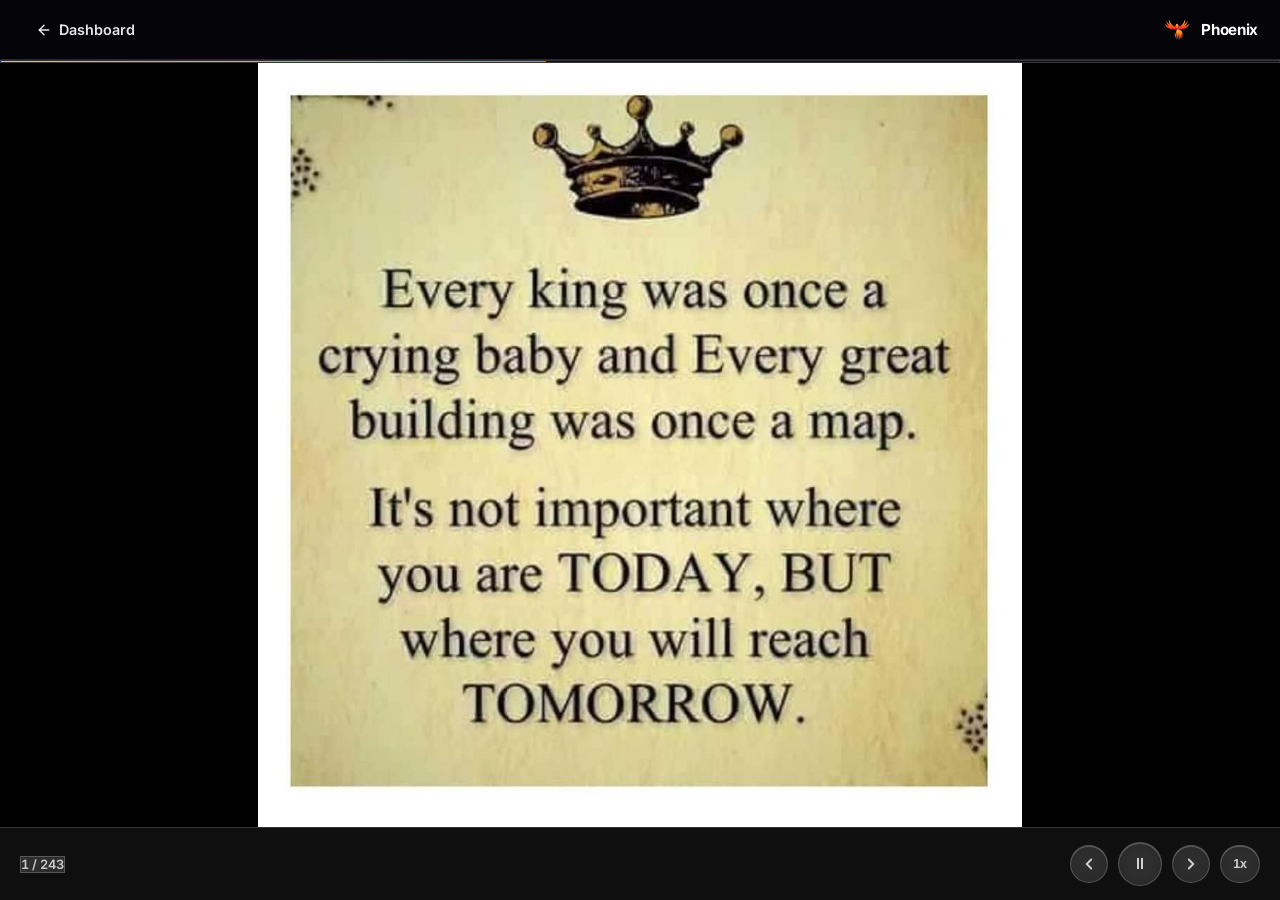
<file: StatusReel/index.html>
<!DOCTYPE html>
<html lang="en" data-theme="dark">
<head>
  <meta charset="UTF-8" />
  <meta name="viewport" content="width=device-width, initial-scale=1.0" />
  <meta name="description" content="Status Reel – flip through your Reel photos one by one, story-style, on an endless loop." />
  <meta name="theme-color" content="#0b0b12" />
  <title>Status Reel — Phoenix</title>
  <link rel="icon" type="image/svg+xml" href="../favicon.svg" />
  <link rel="preconnect" href="https://fonts.googleapis.com" />
  <link rel="preconnect" href="https://fonts.gstatic.com" crossorigin />
  <link href="https://fonts.googleapis.com/css2?family=Inter:wght@400;500;600;700;800&display=swap" rel="stylesheet" />
  <link rel="stylesheet" href="../styles/main.css"/>
  <link rel="stylesheet" href="style.css" />
  <link rel="stylesheet" href="../styles/glass.css" />
</head>
<body data-app="reel">

  <!-- Phoenix Navigation -->
  <nav class="phoenix-nav" aria-label="Site navigation">
    <a href="../index.html" class="nav-back">
      <svg width="16" height="16" viewBox="0 0 24 24" fill="none" stroke="currentColor" stroke-width="2.2" stroke-linecap="round" stroke-linejoin="round" aria-hidden="true"><line x1="19" y1="12" x2="5" y2="12"/><polyline points="12 19 5 12 12 5"/></svg>
      Dashboard
    </a>
    <a href="../index.html" class="nav-brand" aria-label="Phoenix Dashboard">
      <svg viewBox="0 0 512 512" fill="none" xmlns="http://www.w3.org/2000/svg" aria-hidden="true"><defs><linearGradient id="npgSR" x1="0" y1="0" x2="0" y2="1"><stop offset="0" stop-color="#ffc23c"/><stop offset="0.45" stop-color="#ff7a18"/><stop offset="1" stop-color="#e11d2f"/></linearGradient></defs><g fill="url(#npgSR)"><path d="M256 232 C 300 196 332 182 356 150 C 372 128 384 104 392 78 C 396 112 392 140 378 166 C 404 150 424 124 436 96 C 436 134 420 166 392 190 C 420 184 446 168 466 144 C 456 188 424 220 380 236 C 340 250 296 250 256 244 Z"/><path d="M256 232 C 212 196 180 182 156 150 C 140 128 128 104 120 78 C 116 112 120 140 134 166 C 108 150 88 124 76 96 C 76 134 92 166 120 190 C 92 184 66 168 46 144 C 56 188 88 220 132 236 C 172 250 216 250 256 244 Z"/><path d="M256 150 C 240 156 231 170 236 186 C 224 180 210 186 210 200 C 222 194 232 198 238 208 C 226 214 224 230 234 240 C 240 226 250 222 256 232 C 262 222 272 226 278 240 C 288 230 286 214 274 208 C 280 198 290 194 302 200 C 302 186 288 180 276 186 C 281 170 272 156 256 150 Z"/><path d="M256 242 C 238 276 236 312 252 346 C 236 342 224 320 222 296 C 210 328 218 372 246 404 C 240 372 246 350 258 336 C 262 358 258 388 240 420 C 276 402 292 360 282 320 C 300 346 300 392 280 430 C 318 408 334 356 320 310 C 336 330 338 372 322 408 C 356 378 360 320 338 278 C 320 258 288 244 256 242 Z"/></g></svg>
      <span>Phoenix</span>
    </a>
  </nav>

  <!-- Status Viewer -->
  <main class="viewer">

    <!-- Top progress track -->
    <div class="progress-track" aria-hidden="true">
      <div class="progress-fill" id="progressFill"></div>
    </div>

    <!-- Photo stage -->
    <div class="stage" id="stage">
      <img id="photo" class="photo" alt="Reel memory" draggable="false" />

      <div class="tap-zone tap-prev" id="prevZone" aria-label="Previous photo (hold to pause)"></div>
      <div class="tap-zone tap-next" id="nextZone" aria-label="Next photo (hold to pause)"></div>

      <div class="pause-badge" aria-hidden="true">⏸ Paused</div>
    </div>

    <!-- Footer controls -->
    <footer class="viewer-footer">
      <span class="counter" id="counter">1 / 1</span>

      <div class="controls">
        <button type="button" class="ctrl-btn" onclick="prevPhoto()" aria-label="Previous">
          <svg width="18" height="18" viewBox="0 0 24 24" fill="none" stroke="currentColor" stroke-width="2.4" stroke-linecap="round" stroke-linejoin="round" aria-hidden="true"><polyline points="15 18 9 12 15 6"/></svg>
        </button>
        <button type="button" class="ctrl-btn ctrl-btn-main" id="playPauseBtn" onclick="togglePlay()" aria-label="Play or pause">
          <span id="playPauseIcon">⏸</span>
        </button>
        <button type="button" class="ctrl-btn" onclick="nextPhoto()" aria-label="Next">
          <svg width="18" height="18" viewBox="0 0 24 24" fill="none" stroke="currentColor" stroke-width="2.4" stroke-linecap="round" stroke-linejoin="round" aria-hidden="true"><polyline points="9 18 15 12 9 6"/></svg>
        </button>
        <button type="button" class="ctrl-btn ctrl-btn-speed" id="speedBtn" onclick="cycleSpeed()" aria-label="Change speed">1x</button>
      </div>
    </footer>

  </main>

  <script src="script.js"></script>
</body>
</html>
</file>
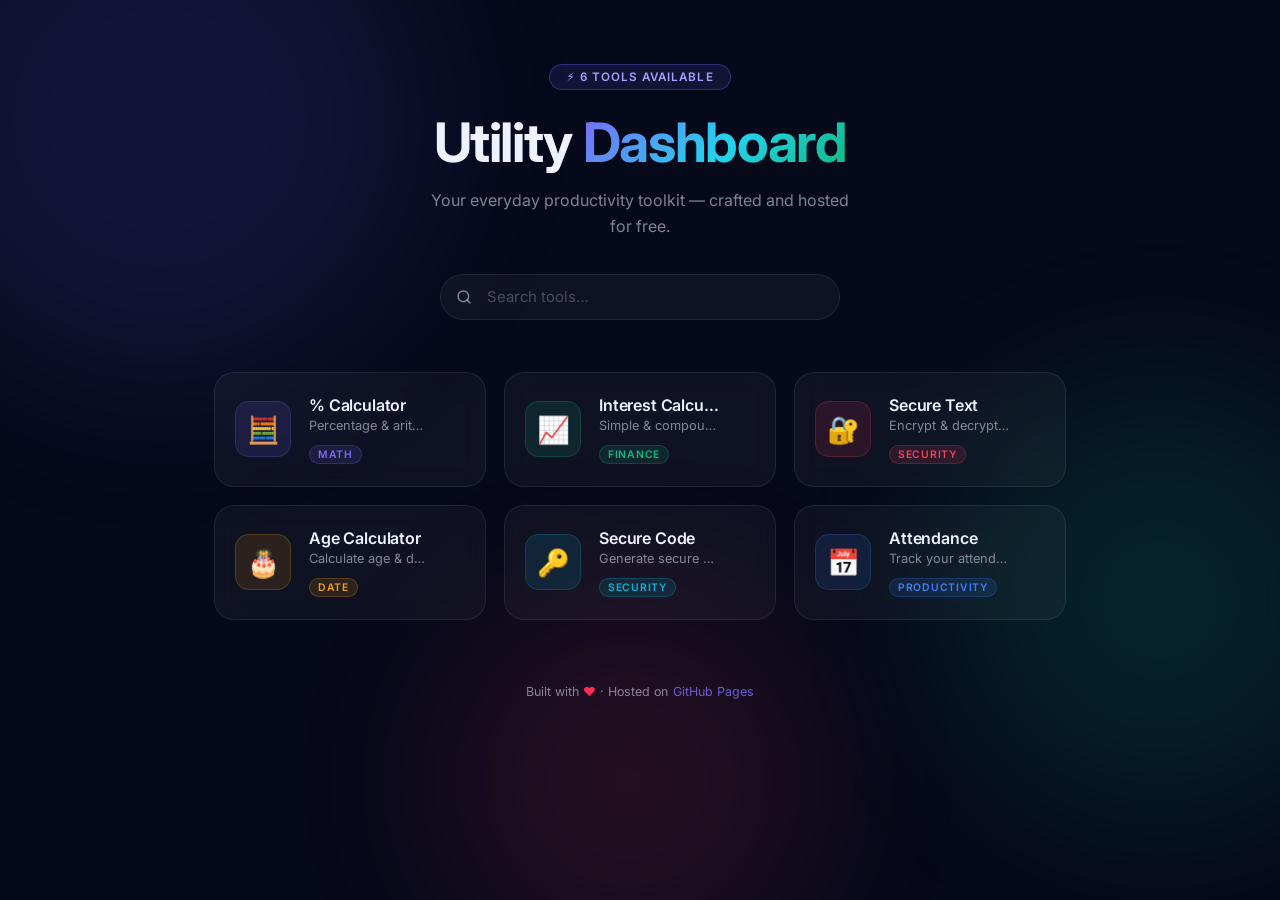
<file: UtilityDashboard/index.html>
<!DOCTYPE html>
<html lang="en">
<head>
  <meta charset="UTF-8" />
  <meta name="viewport" content="width=device-width, initial-scale=1.0"/>
  <meta name="description" content="A beautiful utility dashboard with everyday productivity tools."/>
  <title>Utility Dashboard</title>
  <link rel="preconnect" href="https://fonts.googleapis.com">
  <link rel="preconnect" href="https://fonts.gstatic.com" crossorigin>
  <link href="https://fonts.googleapis.com/css2?family=Inter:wght@300;400;500;600;700&display=swap" rel="stylesheet">
  <link rel="icon" href="data:image/svg+xml,<svg xmlns='http://www.w3.org/2000/svg' viewBox='0 0 100 100'><text y='.9em' font-size='90'>⚡</text></svg>">
  <link rel="stylesheet" href="style.css" />
</head>
<body>

  <!-- Animated background blobs -->
  <div class="bg-blobs" aria-hidden="true">
    <div class="blob blob-1"></div>
    <div class="blob blob-2"></div>
    <div class="blob blob-3"></div>
  </div>

  <div class="container">

    <!-- Header -->
    <header class="header">
      <div class="header-badge">⚡ 6 Tools Available</div>
      <h1 class="title">Utility <span class="gradient-text">Dashboard</span></h1>
      <p class="subtitle">Your everyday productivity toolkit — crafted and hosted for free.</p>

      <!-- Search -->
      <div class="search-wrapper">
        <span class="search-icon" aria-hidden="true">
          <svg width="16" height="16" viewBox="0 0 24 24" fill="none" stroke="currentColor" stroke-width="2.2" stroke-linecap="round" stroke-linejoin="round">
            <circle cx="11" cy="11" r="8"/><line x1="21" y1="21" x2="16.65" y2="16.65"/>
          </svg>
        </span>
        <input
          type="search"
          class="search-input"
          id="searchInput"
          placeholder="Search tools…"
          autocomplete="off"
          aria-label="Search tools"
        />
        <span class="search-count" id="searchCount" aria-live="polite"></span>
      </div>
    </header>

    <!-- Tool Grid -->
    <main>
      <div class="grid" id="toolGrid">

        <a href="https://yasuyaswa.github.io/Calculator/"
           class="card"
           style="--accent: #7c6af7; --accent-rgb: 124, 106, 247;"
           data-keywords="calculator percentage math arithmetic">
          <div class="card-shine"></div>
          <div class="card-inner">
            <div class="icon-wrap">
              <span class="icon" aria-hidden="true">🧮</span>
            </div>
            <div class="card-content">
              <h2>% Calculator</h2>
              <p>Percentage & arithmetic</p>
              <span class="tag">Math</span>
            </div>
            <span class="arrow" aria-hidden="true">
              <svg width="18" height="18" viewBox="0 0 24 24" fill="none" stroke="currentColor" stroke-width="2.2" stroke-linecap="round" stroke-linejoin="round">
                <line x1="5" y1="12" x2="19" y2="12"/><polyline points="12 5 19 12 12 19"/>
              </svg>
            </span>
          </div>
        </a>

        <a href="https://yasuyaswa.github.io/IntrestCalculator/"
           class="card"
           style="--accent: #10b981; --accent-rgb: 16, 185, 129;"
           data-keywords="interest calculator simple compound finance money">
          <div class="card-shine"></div>
          <div class="card-inner">
            <div class="icon-wrap">
              <span class="icon" aria-hidden="true">📈</span>
            </div>
            <div class="card-content">
              <h2>Interest Calculator</h2>
              <p>Simple &amp; compound interest</p>
              <span class="tag">Finance</span>
            </div>
            <span class="arrow" aria-hidden="true">
              <svg width="18" height="18" viewBox="0 0 24 24" fill="none" stroke="currentColor" stroke-width="2.2" stroke-linecap="round" stroke-linejoin="round">
                <line x1="5" y1="12" x2="19" y2="12"/><polyline points="12 5 19 12 12 19"/>
              </svg>
            </span>
          </div>
        </a>

        <a href="https://yasuyaswa.github.io/PassProtect"
           class="card"
           style="--accent: #f43f5e; --accent-rgb: 244, 63, 94;"
           data-keywords="secure text encrypt decrypt password protect security">
          <div class="card-shine"></div>
          <div class="card-inner">
            <div class="icon-wrap">
              <span class="icon" aria-hidden="true">🔐</span>
            </div>
            <div class="card-content">
              <h2>Secure Text</h2>
              <p>Encrypt &amp; decrypt text safely</p>
              <span class="tag">Security</span>
            </div>
            <span class="arrow" aria-hidden="true">
              <svg width="18" height="18" viewBox="0 0 24 24" fill="none" stroke="currentColor" stroke-width="2.2" stroke-linecap="round" stroke-linejoin="round">
                <line x1="5" y1="12" x2="19" y2="12"/><polyline points="12 5 19 12 12 19"/>
              </svg>
            </span>
          </div>
        </a>

        <a href="https://yasuyaswa.github.io/AgeCalculator"
           class="card"
           style="--accent: #f59e0b; --accent-rgb: 245, 158, 11;"
           data-keywords="age calculator date birthday difference time">
          <div class="card-shine"></div>
          <div class="card-inner">
            <div class="icon-wrap">
              <span class="icon" aria-hidden="true">🎂</span>
            </div>
            <div class="card-content">
              <h2>Age Calculator</h2>
              <p>Calculate age &amp; date differences</p>
              <span class="tag">Date</span>
            </div>
            <span class="arrow" aria-hidden="true">
              <svg width="18" height="18" viewBox="0 0 24 24" fill="none" stroke="currentColor" stroke-width="2.2" stroke-linecap="round" stroke-linejoin="round">
                <line x1="5" y1="12" x2="19" y2="12"/><polyline points="12 5 19 12 12 19"/>
              </svg>
            </span>
          </div>
        </a>

        <a href="https://yasuyaswa.github.io/SecureCode"
           class="card"
           style="--accent: #06b6d4; --accent-rgb: 6, 182, 212;"
           data-keywords="secure code generate password key security">
          <div class="card-shine"></div>
          <div class="card-inner">
            <div class="icon-wrap">
              <span class="icon" aria-hidden="true">🔑</span>
            </div>
            <div class="card-content">
              <h2>Secure Code</h2>
              <p>Generate secure codes &amp; keys</p>
              <span class="tag">Security</span>
            </div>
            <span class="arrow" aria-hidden="true">
              <svg width="18" height="18" viewBox="0 0 24 24" fill="none" stroke="currentColor" stroke-width="2.2" stroke-linecap="round" stroke-linejoin="round">
                <line x1="5" y1="12" x2="19" y2="12"/><polyline points="12 5 19 12 12 19"/>
              </svg>
            </span>
          </div>
        </a>

        <a href="https://calendar-attendance-6bae7.web.app/"
           class="card"
           style="--accent: #3b82f6; --accent-rgb: 59, 130, 246;"
           data-keywords="attendance calendar track schedule productivity">
          <div class="card-shine"></div>
          <div class="card-inner">
            <div class="icon-wrap">
              <span class="icon" aria-hidden="true">📅</span>
            </div>
            <div class="card-content">
              <h2>Attendance</h2>
              <p>Track your attendance</p>
              <span class="tag">Productivity</span>
            </div>
            <span class="arrow" aria-hidden="true">
              <svg width="18" height="18" viewBox="0 0 24 24" fill="none" stroke="currentColor" stroke-width="2.2" stroke-linecap="round" stroke-linejoin="round">
                <line x1="5" y1="12" x2="19" y2="12"/><polyline points="12 5 19 12 12 19"/>
              </svg>
            </span>
          </div>
        </a>

      </div>

      <!-- No results -->
      <div class="no-results" id="noResults" hidden>
        <div class="no-results-icon">🔎</div>
        <p>No tools found for <strong id="noResultsTerm"></strong></p>
        <small>Try a different keyword</small>
      </div>
    </main>

    <footer>
      <span>Built with <span class="heart">❤️</span> · Hosted on</span>
      <a href="https://pages.github.com/" class="footer-link" target="_blank" rel="noopener noreferrer">GitHub Pages</a>
    </footer>

  </div>

  <script>
    (function () {
      const input      = document.getElementById('searchInput');
      const cards      = document.querySelectorAll('.card');
      const noResults  = document.getElementById('noResults');
      const noResTerm  = document.getElementById('noResultsTerm');
      const countBadge = document.getElementById('searchCount');

      input.addEventListener('input', function () {
        const q = this.value.toLowerCase().trim();
        let visible = 0;

        cards.forEach(function (card) {
          const haystack = (card.dataset.keywords + ' ' + card.textContent).toLowerCase();
          const show = !q || haystack.includes(q);
          card.style.display = show ? '' : 'none';
          if (show) visible++;
        });

        if (q) {
          countBadge.textContent = visible + ' result' + (visible !== 1 ? 's' : '');
          countBadge.style.display = 'inline';
        } else {
          countBadge.style.display = 'none';
        }

        noResults.hidden = visible > 0;
        noResTerm.textContent = '"' + q + '"';
      });
    })();
  </script>

</body>
</html>
</file>
<file: styles/main.css>
/* ─────────────────────────────────────────────────────────────
   Phoenix Design System — Shared Light Theme
   Used by all tool pages via <link rel="stylesheet" href="../styles/main.css">
───────────────────────────────────────────────────────────── */
:root {
  --bg:           #f0f4ff;
  --surface:      #ffffff;
  --surface-2:    #f8faff;
  --border:       #e2e8f0;
  --accent:       #6c47ff;
  --accent-light: rgba(108,71,255,0.08);
  --text-1:       #1e1b4b;
  --text-2:       #64748b;
  --text-3:       #94a3b8;
  --success:      #10b981;
  --danger:       #ef4444;
  --shadow-sm:    0 1px 3px rgba(30,27,75,0.06), 0 1px 2px rgba(30,27,75,0.04);
  --shadow-md:    0 4px 16px rgba(30,27,75,0.08), 0 2px 6px rgba(30,27,75,0.04);
  --shadow-lg:    0 8px 32px rgba(30,27,75,0.10), 0 4px 12px rgba(30,27,75,0.05);
  --radius:       16px;
  --radius-sm:    10px;
  --radius-lg:    24px;
  --ease:         cubic-bezier(0.4, 0, 0.2, 1);
  --t:            0.22s;
}

*, *::before, *::after { box-sizing: border-box; margin: 0; padding: 0; }
html { scroll-behavior: smooth; }

body {
  font-family: 'Inter', system-ui, -apple-system, sans-serif;
  -webkit-font-smoothing: antialiased;
  -moz-osx-font-smoothing: grayscale;
  color: var(--text-1);
}

/* ─── Phoenix Top Navigation Bar ──────────────────────────── */
.phoenix-nav {
  position: sticky;
  top: 0;
  z-index: 100;
  width: 100vw;
  margin-left: calc(50% - 50vw);
  display: flex;
  align-items: center;
  padding: 0 22px;
  height: 60px;
  background: rgba(17, 17, 34, 0.28);
  backdrop-filter: blur(16px) saturate(160%);
  -webkit-backdrop-filter: blur(16px) saturate(160%);
  border-bottom: 1px solid rgba(255,255,255,0.14);
}

.nav-back {
  display: inline-flex;
  align-items: center;
  gap: 7px;
  color: rgba(255,255,255,0.9);
  text-decoration: none;
  font-size: 0.9rem;
  font-weight: 600;
  padding: 8px 14px;
  border-radius: 10px;
  transition: color var(--t) var(--ease), background var(--t) var(--ease);
  white-space: nowrap;
}

.nav-back:hover {
  color: #fff;
  background: rgba(255,255,255,0.16);
}

.nav-brand {
  display: flex;
  align-items: center;
  gap: 9px;
  margin-left: auto;
  font-size: 0.95rem;
  font-weight: 700;
  letter-spacing: -0.02em;
  color: #fff;
  text-decoration: none;
}

.nav-brand svg { width: 30px; height: 30px; flex-shrink: 0; }
.nav-brand span { display: none; }

@media (min-width: 480px) { .nav-brand span { display: inline; } }

/* ─── Shared Animations ────────────────────────────────────── */
@keyframes fadeUp {
  from { opacity: 0; transform: translateY(14px); }
  to   { opacity: 1; transform: translateY(0); }
}

@keyframes fadeIn {
  from { opacity: 0; }
  to   { opacity: 1; }
}

@keyframes slideUp {
  from { opacity: 0; transform: translateY(24px); }
  to   { opacity: 1; transform: translateY(0); }
}

@keyframes shake {
  0%,100% { transform: translateX(0); }
  20%     { transform: translateX(-7px); }
  40%     { transform: translateX(7px); }
  60%     { transform: translateX(-5px); }
  80%     { transform: translateX(5px); }
}

/* ─── Shared Toast ─────────────────────────────────────────── */
.toast {
  position: fixed;
  bottom: 24px;
  left: 50%;
  transform: translateX(-50%) translateY(20px);
  background: #1e1b4b;
  color: #fff;
  padding: 10px 20px;
  border-radius: 10px;
  font-size: 0.875rem;
  font-weight: 500;
  opacity: 0;
  transition: opacity 0.25s, transform 0.25s;
  pointer-events: none;
  z-index: 9999;
  white-space: nowrap;
  max-width: calc(100vw - 40px);
}

.toast.show { opacity: 1; transform: translateX(-50%) translateY(0); }
</file>
<file: FlipCoin/style.css>
/* ── FlipCoin – Phoenix ─────────────────────────────────────── */

body {
  min-height: 100vh;
  background:
    radial-gradient(circle at 20% 0%,  rgba(255,255,255,0.18), transparent 44%),
    radial-gradient(circle at 85% 10%, rgba(255,255,255,0.1),  transparent 40%),
    linear-gradient(165deg, #7c3aed 0%, #4c1d95 52%, #1e1b4b 100%);
  background-attachment: fixed;
  display: flex;
  flex-direction: column;
  align-items: center;
  padding: 0 16px 56px;
  font-family: 'Inter', system-ui, sans-serif;
  -webkit-font-smoothing: antialiased;
  color: #fff;
  overflow-x: hidden;
}

/* ── App ─────────────────────────────────────────────────────── */
.app {
  width: 100%;
  max-width: 400px;
  margin-top: 36px;
  display: flex;
  flex-direction: column;
  align-items: center;
  gap: 22px;
}

/* ── Header ──────────────────────────────────────────────────── */
.header { text-align: center; }

.header h1 {
  font-size: 1.85rem;
  font-weight: 800;
  letter-spacing: -0.03em;
  color: #fff;
  margin-bottom: 5px;
}

.header p {
  font-size: 0.9rem;
  color: rgba(255,255,255,0.78);
  font-weight: 500;
}

/* ── 3-D Coin ────────────────────────────────────────────────── */
.coin-stage {
  perspective: 900px;
  width: 180px;
  height: 180px;
}

.coin {
  width: 180px;
  height: 180px;
  transform-style: preserve-3d;
  position: relative;
  transform: rotateY(0deg);
  cursor: pointer;
  transition: transform 1.1s cubic-bezier(0.33, 0, 0.66, 1);
}

.coin-face {
  position: absolute;
  inset: 0;
  border-radius: 50%;
  backface-visibility: hidden;
  -webkit-backface-visibility: hidden;
  display: flex;
  align-items: center;
  justify-content: center;
  flex-direction: column;
  gap: 4px;
  user-select: none;
}

/* Heads — gold */
.face-heads {
  background: radial-gradient(circle at 38% 32%, #fef3c7, #f59e0b 55%, #b45309);
  box-shadow:
    inset 0 0 0 9px rgba(255,255,255,0.14),
    inset 0 0 0 14px rgba(150,90,0,0.1),
    0 0 0 5px rgba(251,191,36,0.35);
  transform: rotateY(0deg);
}

/* Tails — sapphire blue */
.face-tails {
  background: radial-gradient(circle at 38% 32%, #bfdbfe, #3b82f6 50%, #1d4ed8);
  box-shadow:
    inset 0 0 0 9px rgba(255,255,255,0.18),
    inset 0 0 0 14px rgba(0,30,120,0.1),
    0 0 0 5px rgba(59,130,246,0.4);
  transform: rotateY(180deg);
}

.coin-emoji {
  font-size: 58px;
  line-height: 1;
}

.coin-text {
  font-size: 0.68rem;
  font-weight: 800;
  text-transform: uppercase;
  letter-spacing: 0.16em;
}

.face-heads .coin-text { color: rgba(120,55,0,0.65); }
.face-tails .coin-text { color: rgba(255,255,255,0.85); }

/* ── Result ──────────────────────────────────────────────────── */
.result-display {
  background: rgba(255,255,255,0.18);
  border: 1px solid rgba(255,255,255,0.32);
  border-radius: 16px;
  padding: 14px 48px;
  text-align: center;
  backdrop-filter: blur(8px);
  -webkit-backdrop-filter: blur(8px);
  min-width: 200px;
}

.result-label {
  font-size: 0.65rem;
  font-weight: 700;
  text-transform: uppercase;
  letter-spacing: 0.14em;
  color: rgba(255,255,255,0.65);
  margin-bottom: 4px;
}

.result-value {
  font-size: 1.7rem;
  font-weight: 800;
  letter-spacing: -0.01em;
  min-height: 1.2em;
  transition: color 0.2s;
}

.result-value.heads { color: #fef3c7; }
.result-value.tails { color: #bfdbfe; }

/* ── Flip Button ─────────────────────────────────────────────── */
.flip-btn {
  display: flex;
  align-items: center;
  gap: 10px;
  padding: 15px 44px;
  background: #fff;
  color: #5b21b6;
  border: none;
  border-radius: 14px;
  font-size: 1rem;
  font-weight: 700;
  font-family: inherit;
  cursor: pointer;
  letter-spacing: -0.01em;
  transition: transform 0.15s, box-shadow 0.2s;
  box-shadow: 0 6px 22px rgba(0,0,0,0.28);
}

.flip-btn:hover  { transform: translateY(-2px); box-shadow: 0 10px 30px rgba(0,0,0,0.24); }
.flip-btn:active { transform: translateY(0); }
.flip-btn:disabled { opacity: 0.55; cursor: not-allowed; transform: none !important; }

/* ── Stats ───────────────────────────────────────────────────── */
.stats {
  width: 100%;
  display: grid;
  grid-template-columns: 1fr 1fr 1fr;
  gap: 10px;
}

.stat-card {
  background: rgba(255,255,255,0.16);
  border: 1px solid rgba(255,255,255,0.26);
  border-radius: 14px;
  padding: 16px 10px;
  text-align: center;
  backdrop-filter: blur(4px);
}

.stat-val {
  font-size: 1.75rem;
  font-weight: 800;
  color: #fff;
  letter-spacing: -0.05em;
  line-height: 1;
  margin-bottom: 5px;
}

.stat-label {
  font-size: 0.68rem;
  font-weight: 600;
  text-transform: uppercase;
  letter-spacing: 0.08em;
  color: rgba(255,255,255,0.7);
}

/* ── Streak / ratio bar ──────────────────────────────────────── */
.streak-bar {
  width: 100%;
  background: rgba(255,255,255,0.14);
  border: 1px solid rgba(255,255,255,0.24);
  border-radius: 12px;
  padding: 13px 18px;
  text-align: center;
  font-size: 0.875rem;
  font-weight: 600;
  color: rgba(255,255,255,0.9);
}

/* ── History dots ────────────────────────────────────────────── */
.history {
  display: flex;
  gap: 6px;
  flex-wrap: wrap;
  justify-content: center;
  min-height: 34px;
}

.history-dot {
  width: 30px;
  height: 30px;
  border-radius: 50%;
  display: flex;
  align-items: center;
  justify-content: center;
  font-size: 0.62rem;
  font-weight: 800;
  text-transform: uppercase;
  animation: popIn 0.28s cubic-bezier(0.34,1.56,0.64,1) both;
}

.history-dot.h { background: rgba(251,191,36,0.95); color: #78350f; }
.history-dot.t { background: rgba(96,165,250,0.92);  color: #1e3a8a; }

@keyframes popIn {
  from { transform: scale(0); opacity: 0; }
  to   { transform: scale(1); opacity: 1; }
}

/* ── Footer ──────────────────────────────────────────────────── */
.footer {
  text-align: center;
  font-size: 0.82rem;
  color: rgba(255,255,255,0.82);
  font-weight: 500;
}

.footer a { color: #fff; text-decoration: underline; text-underline-offset: 2px; }

.heart {
  display: inline-block;
  color: #ff2d55;
  animation: glowPulse 1.4s ease-in-out infinite;
}

@keyframes glowPulse {
  0%, 100% { text-shadow: 0 0 4px rgba(255,45,85,0.8), 0 0 10px rgba(255,45,85,0.5), 0 0 20px rgba(255,45,85,0.3); }
  50%       { text-shadow: 0 0 8px #ff2d55, 0 0 22px rgba(255,45,85,0.9), 0 0 45px rgba(255,45,85,0.7), 0 0 80px rgba(255,0,50,0.4); }
}

@keyframes slideUp { from{opacity:0;transform:translateY(24px)} to{opacity:1;transform:translateY(0)} }

@media (max-width: 480px) {
  .app { margin-top: 24px; gap: 18px; }
  .coin-stage, .coin { width: 148px; height: 148px; }
  .coin-emoji { font-size: 46px; }
  .flip-btn { padding: 14px 32px; }
}
</file>
<file: styles/glass.css>
/* ─────────────────────────────────────────────────────────────
   Phoenix — Glass Layer
   Loaded AFTER each tool's own style.css. Re-skins the shared
   chrome (backdrop, panes, inputs, buttons, text) as frosted
   glass without touching any layout.

   Opt in per page:
     <body data-app="age">   … and link this file last.
───────────────────────────────────────────────────────────── */

:root {
  --g-fill:     rgba(255,255,255,0.10);
  --g-fill-2:   rgba(255,255,255,0.06);
  --g-fill-3:   rgba(255,255,255,0.17);
  --g-stroke:   rgba(255,255,255,0.20);
  --g-stroke-2: rgba(255,255,255,0.36);
  --g-text:     #ffffff;
  --g-text-2:   rgba(255,255,255,0.78);
  --g-text-3:   rgba(255,255,255,0.55);
  --g-spring:   cubic-bezier(0.16, 1, 0.3, 1);
}

/* ── Per-app colour identity ─────────────────────────────────── */
body[data-app="age"] {
  --acc-1: #f59e0b; --acc-2: #e11d48; --acc-3: #7c3aed;
  --base-1: #1f0d06; --base-2: #2a1209; --base-3: #100718;
  --accent: #fbbf24; --accent-2: #f97316;
}

body[data-app="flip"] {
  --acc-1: #7c3aed; --acc-2: #c026d3; --acc-3: #0ea5e9;
  --base-1: #1b0c40; --base-2: #240f52; --base-3: #0f0726;
  --accent: #c4b5fd; --accent-2: #7c3aed;
}

body[data-app="interest"] {
  --acc-1: #10b981; --acc-2: #0891b2; --acc-3: #7c3aed;
  --base-1: #04211f; --base-2: #062c29; --base-3: #070c1d;
  --accent: #34d399; --accent-2: #059669;
}

body[data-app="mind"] {
  --acc-1: #c026d3; --acc-2: #e11d48; --acc-3: #4f46e5;
  --base-1: #260536; --base-2: #300842; --base-3: #100626;
  --accent: #e879f9; --accent-2: #a21caf;
}

body[data-app="percent"] {
  --acc-1: #7c3aed; --acc-2: #db2777; --acc-3: #0284c7;
  --base-1: #1a0b3b; --base-2: #220e4c; --base-3: #0f0726;
  --accent: #a78bfa; --accent-2: #6c47ff;
}

body[data-app="secure"] {
  --acc-1: #8b5cf6; --acc-2: #4f46e5; --acc-3: #0891b2;
  --base-1: #170c34; --base-2: #1e1044; --base-3: #0d0722;
  --accent: #a78bfa; --accent-2: #7c3aed;
}

/* ── Colour field backdrop ───────────────────────────────────── */
body[data-app] {
  position: relative;
  color-scheme: dark;
  color: var(--g-text);
  background:
    radial-gradient(880px 620px at 4% -16%,  var(--acc-1) 0%, transparent 46%),
    radial-gradient(760px 580px at 104% 0%,  var(--acc-2) 0%, transparent 44%),
    radial-gradient(820px 660px at 46% 116%, var(--acc-3) 0%, transparent 46%),
    linear-gradient(160deg, var(--base-1) 0%, var(--base-2) 44%, var(--base-3) 100%);
  background-attachment: fixed;
}

/* refraction grid */
body[data-app]::before {
  content: '';
  position: fixed;
  inset: 0;
  background-image:
    linear-gradient(rgba(255,255,255,0.05) 1px, transparent 1px),
    linear-gradient(90deg, rgba(255,255,255,0.05) 1px, transparent 1px);
  background-size: 46px 46px;
  -webkit-mask-image: radial-gradient(circle at 50% 26%, #000 0%, transparent 80%);
  mask-image: radial-gradient(circle at 50% 26%, #000 0%, transparent 80%);
  pointer-events: none;
  z-index: 0;
}

/* ── Drifting orbs ───────────────────────────────────────────── */
body[data-app] .bg-orbs,
body[data-app] .orbs {
  display: block !important;
  position: fixed;
  inset: 0;
  overflow: hidden;
  pointer-events: none;
  z-index: 0;
}

body[data-app] .orb {
  position: absolute;
  border-radius: 50%;
  filter: blur(64px);
  will-change: transform;
  animation: gDrift 26s ease-in-out infinite;
}

body[data-app] .orb-1 {
  width: 420px; height: 420px; opacity: 0.34;
  top: -160px; left: -140px;
  background: radial-gradient(circle, var(--acc-1) 0%, transparent 70%);
}

body[data-app] .orb-2 {
  width: 360px; height: 360px; opacity: 0.3;
  bottom: -140px; right: -120px;
  background: radial-gradient(circle, var(--acc-2) 0%, transparent 70%);
  animation-delay: -9s;
}

body[data-app] .orb-3 {
  width: 320px; height: 320px; opacity: 0.24;
  top: 44%; right: -170px;
  background: radial-gradient(circle, var(--acc-3) 0%, transparent 70%);
  animation-delay: -17s;
}

body[data-app] .orb-4 {
  width: 280px; height: 280px; opacity: 0.2;
  bottom: 16%; left: -150px;
  background: radial-gradient(circle, var(--acc-1) 0%, transparent 70%);
  animation-delay: -13s;
}

@keyframes gDrift {
  0%, 100% { transform: translate3d(0, 0, 0) scale(1); }
  33%      { transform: translate3d(40px, 52px, 0) scale(1.1); }
  66%      { transform: translate3d(-32px, 28px, 0) scale(0.92); }
}

/* keep content above the backdrop */
body[data-app] > .wrapper,
body[data-app] > .app,
body[data-app] > .main,
body[data-app] > .container,
body[data-app] > .viewer,
body[data-app] > footer,
body[data-app] > .site-footer,
body[data-app] > .footer { position: relative; z-index: 1; }

/* ── Primary glass panes ─────────────────────────────────────── */
body[data-app="age"]      .card,
body[data-app="interest"] .card,
body[data-app="interest"] .result,
body[data-app="mind"]     .card,
body[data-app="secure"]   .card,
body[data-app="percent"]  .app {
  position: relative;
  background: linear-gradient(150deg, rgba(255,255,255,0.16) 0%, rgba(255,255,255,0.07) 52%, rgba(255,255,255,0.11) 100%);
  backdrop-filter: blur(34px) saturate(180%) brightness(1.05);
  -webkit-backdrop-filter: blur(34px) saturate(180%) brightness(1.05);
  border: none;
  box-shadow:
    0 40px 90px -24px rgba(0,0,0,0.6),
    0 12px 34px -16px rgba(0,0,0,0.45),
    inset 0 1px 0 rgba(255,255,255,0.35),
    inset 0 -1px 0 rgba(255,255,255,0.08);
  overflow: hidden;
}

/* refracting rim light */
body[data-app="age"]      .card::before,
body[data-app="interest"] .card::before,
body[data-app="interest"] .result::before,
body[data-app="mind"]     .card::before,
body[data-app="secure"]   .card::before,
body[data-app="percent"]  .app::before {
  content: '';
  position: absolute;
  inset: 0;
  border-radius: inherit;
  padding: 1.2px;
  background: linear-gradient(140deg,
    rgba(255,255,255,0.85) 0%,
    rgba(255,255,255,0.16) 32%,
    rgba(255,255,255,0.06) 58%,
    rgba(255,255,255,0.55) 100%);
  -webkit-mask: linear-gradient(#000 0 0) content-box, linear-gradient(#000 0 0);
  -webkit-mask-composite: xor;
  mask: linear-gradient(#000 0 0) content-box, linear-gradient(#000 0 0);
  mask-composite: exclude;
  pointer-events: none;
  z-index: 3;
}

/* ── Secondary frosted surfaces ──────────────────────────────── */
body[data-app="age"]      .tile,
body[data-app="age"]      .fun-chip,
body[data-app="age"]      .total-days,
body[data-app="age"]      .birthday-card,
body[data-app="flip"]     .result-display,
body[data-app="flip"]     .stat-card,
body[data-app="flip"]     .streak-bar,
body[data-app="interest"] .chip,
body[data-app="mind"]     .tag,
body[data-app="mind"]     .step-badge,
body[data-app="mind"]     .secret-box,
body[data-app="percent"]  .sub-card,
body[data-app="percent"]  .history-box,
body[data-app="secure"]   .result-card,
body[data-app="secure"]   .status-pill,
body[data-app="secure"]   .tag,
body[data-app="secure"]   .field-badge,
body[data-app="secure"]   kbd {
  background: var(--g-fill);
  border: 1px solid var(--g-stroke);
  box-shadow: inset 0 1px 0 rgba(255,255,255,0.22);
  color: var(--g-text);
  backdrop-filter: blur(12px);
  -webkit-backdrop-filter: blur(12px);
}

body[data-app="age"]      .tile:hover,
body[data-app="flip"]     .stat-card:hover,
body[data-app="interest"] .chip:hover,
body[data-app="percent"]  .sub-card:hover {
  background: var(--g-fill-3);
  border-color: var(--g-stroke-2);
}

/* accent-tinted highlight surfaces keep their identity, gain glass */
body[data-app="age"]     .tile-years,
body[data-app="age"]     .bday-highlight,
body[data-app="percent"] .main-card,
body[data-app="interest"] .result-total-box {
  border: 1px solid rgba(255,255,255,0.34);
  box-shadow:
    0 18px 40px -16px rgba(0,0,0,0.65),
    inset 0 1px 0 rgba(255,255,255,0.45);
}

/* ── Dividers, tracks, rules ─────────────────────────────────── */
body[data-app] .divider,
body[data-app] .rule,
body[data-app] hr {
  background: rgba(255,255,255,0.14);
  border-color: rgba(255,255,255,0.14);
}

body[data-app] .progress-track,
body[data-app="interest"] .toggle-pill,
body[data-app="percent"]  .mode-tabs {
  background: rgba(255,255,255,0.08);
  border: 1px solid rgba(255,255,255,0.14);
  box-shadow: inset 0 2px 8px rgba(0,0,0,0.22);
}

body[data-app="interest"] .pill-track,
body[data-app="percent"]  .mode-tab.active {
  background: linear-gradient(160deg, rgba(255,255,255,0.34) 0%, rgba(255,255,255,0.14) 100%);
  border: 1px solid rgba(255,255,255,0.4);
  box-shadow: 0 6px 18px -6px rgba(0,0,0,0.5), inset 0 1px 0 rgba(255,255,255,0.55);
  color: #fff;
}

/* ── Inputs ──────────────────────────────────────────────────── */
body[data-app] input:not([type="checkbox"]):not([type="radio"]):not([type="range"]),
body[data-app] textarea,
body[data-app] select {
  background: rgba(255,255,255,0.07);
  border: 1px solid rgba(255,255,255,0.18);
  color: #fff;
  color-scheme: dark;
  box-shadow: inset 0 1px 0 rgba(255,255,255,0.16), inset 0 -6px 14px -10px rgba(0,0,0,0.5);
  backdrop-filter: blur(12px);
  -webkit-backdrop-filter: blur(12px);
  transition: border-color 0.25s, box-shadow 0.25s, background 0.25s;
}

body[data-app] input:hover,
body[data-app] textarea:hover {
  border-color: rgba(255,255,255,0.3);
  background: rgba(255,255,255,0.1);
}

body[data-app] input:focus,
body[data-app] textarea:focus,
body[data-app] select:focus {
  outline: none;
  border-color: rgba(255,255,255,0.7);
  background: rgba(255,255,255,0.13);
  box-shadow: 0 0 0 4px rgba(255,255,255,0.16), inset 0 1px 0 rgba(255,255,255,0.25);
}

body[data-app] input::placeholder,
body[data-app] textarea::placeholder { color: rgba(255,255,255,0.42); }

body[data-app] input:-webkit-autofill,
body[data-app] input:-webkit-autofill:hover,
body[data-app] input:-webkit-autofill:focus {
  -webkit-text-fill-color: #fff;
  caret-color: #fff;
  transition: background-color 9999s ease-out;
}

body[data-app] input[type="date"],
body[data-app] input[type="datetime-local"] { color-scheme: dark; }

/* ── Primary buttons ─────────────────────────────────────────── */
body[data-app] .primary-btn,
body[data-app] .calc-btn,
body[data-app] .btn-generate,
body[data-app] .flip-btn {
  position: relative;
  overflow: hidden;
  background: linear-gradient(140deg,
    color-mix(in srgb, var(--accent) 85%, #fff) 0%,
    var(--accent-2) 55%,
    color-mix(in srgb, var(--accent-2) 70%, #000) 100%);
  color: #fff;
  border: 1px solid rgba(255,255,255,0.32);
  box-shadow:
    0 14px 32px -12px rgba(0,0,0,0.8),
    inset 0 1px 0 rgba(255,255,255,0.45);
  transition: transform 0.22s var(--g-spring), box-shadow 0.28s, filter 0.25s;
}

/* shimmer sweep */
body[data-app] .primary-btn::after,
body[data-app] .calc-btn::after,
body[data-app] .btn-generate::after,
body[data-app] .flip-btn::after {
  content: '';
  position: absolute;
  inset: 0;
  background: linear-gradient(115deg, transparent 32%, rgba(255,255,255,0.34) 50%, transparent 68%);
  transform: translateX(-130%);
  transition: transform 0.75s ease;
  pointer-events: none;
}

body[data-app] .primary-btn:hover,
body[data-app] .calc-btn:hover,
body[data-app] .btn-generate:hover,
body[data-app] .flip-btn:hover {
  background: linear-gradient(140deg,
    color-mix(in srgb, var(--accent) 85%, #fff) 0%,
    var(--accent-2) 55%,
    color-mix(in srgb, var(--accent-2) 70%, #000) 100%);
  transform: translateY(-2px);
  filter: saturate(1.1) brightness(1.07);
  box-shadow: 0 22px 44px -14px rgba(0,0,0,0.9), inset 0 1px 0 rgba(255,255,255,0.5);
}

body[data-app] .primary-btn:hover::after,
body[data-app] .calc-btn:hover::after,
body[data-app] .btn-generate:hover::after,
body[data-app] .flip-btn:hover::after { transform: translateX(130%); }

body[data-app] .primary-btn > *,
body[data-app] .calc-btn > *,
body[data-app] .btn-generate > *,
body[data-app] .flip-btn > * { position: relative; z-index: 1; }

/* ── Secondary / ghost buttons ───────────────────────────────── */
body[data-app] .export-btn,
body[data-app] .copy-btn,
body[data-app] .history-btn,
body[data-app] .btn-back,
body[data-app] .btn-reset,
body[data-app] .btn-copy,
body[data-app] .ctrl-btn {
  background: rgba(255,255,255,0.09);
  border: 1px solid rgba(255,255,255,0.2);
  color: var(--g-text-2);
  box-shadow: inset 0 1px 0 rgba(255,255,255,0.22);
  backdrop-filter: blur(12px);
  -webkit-backdrop-filter: blur(12px);
  transition: background 0.22s, border-color 0.22s, color 0.22s, transform 0.22s var(--g-spring);
}

body[data-app] .export-btn:hover,
body[data-app] .copy-btn:hover,
body[data-app] .history-btn:hover,
body[data-app] .btn-back:hover,
body[data-app] .btn-reset:hover,
body[data-app] .btn-copy:hover,
body[data-app] .ctrl-btn:hover {
  background: rgba(255,255,255,0.18);
  border-color: rgba(255,255,255,0.42);
  color: #fff;
  transform: translateY(-2px);
}

/* ── Typography on glass ─────────────────────────────────────── */
body[data-app] h1,
body[data-app] h2,
body[data-app] h3,
body[data-app] .logo-title,
body[data-app] .tile-value,
body[data-app] .chip-val,
body[data-app] .step-text,
body[data-app] .birthday-time,
body[data-app] .stat-val {
  color: #fff;
}

body[data-app] .subtitle,
body[data-app] .logo-sub,
body[data-app] .field-label,
body[data-app] .field-meta label,
body[data-app] .reveal-label,
body[data-app] .progress-label,
body[data-app] .history-box li,
body[data-app="percent"] label {
  color: var(--g-text-2);
}

body[data-app] .tile-label,
body[data-app] .chip-label,
body[data-app] .mode-hint,
body[data-app] .password-hint,
body[data-app] .kbd-hint,
body[data-app] .reveal-sub,
body[data-app] .result-eyebrow,
body[data-app] .field-adornment,
body[data-app] .input-icon,
body[data-app] .stat-label,
body[data-app="percent"] .sub-card p {
  color: var(--g-text-3);
}

body[data-app] .pill-btn,
body[data-app] .mode-tab { color: var(--g-text-3); }
body[data-app] .pill-btn.active,
body[data-app] .mode-tab.active { color: #fff; }

body[data-app] .footer,
body[data-app] .site-footer,
body[data-app] .footer-note { color: rgba(255,255,255,0.7); }

/* ── Accent text, lightened for dark glass ───────────────────── */
body[data-app="age"] .name-display,
body[data-app="age"] .fun-chip,
body[data-app="age"] .total-days,
body[data-app="age"] .total-days strong,
body[data-app="age"] .export-btn { color: var(--accent); }

body[data-app="age"] .total-days { color: var(--g-text-2); }
body[data-app="age"] .birthday-label { color: #6ee7b7; }

/* the seconds tile flash is baked into a keyframe — restate it */
@keyframes tick {
  0%, 100% { transform: scale(1); }
  50%      { transform: scale(1.2); color: #fcd34d; }
}

body[data-app="mind"] .tag,
body[data-app="mind"] .step-badge,
body[data-app="mind"] .reveal-number,
body[data-app="mind"] .btn-secret,
body[data-app="mind"] .logo-title span,
body[data-app="mind"] .step-text strong,
body[data-app="mind"] .password-hint strong { color: #f0abfc; }

body[data-app="mind"] .secret-box { color: var(--g-text-2); }

body[data-app="secure"] .tag,
body[data-app="secure"] .field-badge,
body[data-app="secure"] .logo-title span,
body[data-app="secure"] .btn-copy:not(:disabled):hover { color: #c4b5fd; }

body[data-app="secure"] .status-pill,
body[data-app="interest"] .copy-btn:hover,
body[data-app="interest"] .copy-btn.copied,
body[data-app="percent"] .copied,
body[data-app="percent"] .sub-card.discount h2 { color: #6ee7b7; }

body[data-app="percent"] .sub-card.tax h2       { color: #fdba74; }
body[data-app="percent"] .sub-card.tip-card h2  { color: #5eead4; }
body[data-app="percent"] .sub-card.tip-total-card h2 { color: #c4b5fd; }
body[data-app="percent"] .history-btn:hover,
body[data-app="percent"] .mode-tab:not(.active):hover { color: #fff; }

body[data-app="secure"] .btn-reset:hover { color: #fff; }
body[data-app="mind"] .password-gate .input-icon { color: #f0abfc; }

/* ── Scrollbars & selection ──────────────────────────────────── */
body[data-app] ::selection { background: rgba(255,255,255,0.3); color: #fff; }
body[data-app] * { scrollbar-color: rgba(255,255,255,0.28) transparent; }
body[data-app] ::-webkit-scrollbar { width: 9px; height: 9px; }
body[data-app] ::-webkit-scrollbar-thumb { background: rgba(255,255,255,0.24); border-radius: 99px; }
body[data-app] ::-webkit-scrollbar-thumb:hover { background: rgba(255,255,255,0.38); }

/* ── Focus visibility ────────────────────────────────────────── */
body[data-app] button:focus-visible,
body[data-app] a:focus-visible {
  outline: 2.5px solid rgba(255,255,255,0.85);
  outline-offset: 2px;
}

/* ── Toast ───────────────────────────────────────────────────── */
body[data-app] .toast {
  background: rgba(255,255,255,0.12);
  backdrop-filter: blur(22px) saturate(180%);
  -webkit-backdrop-filter: blur(22px) saturate(180%);
  border: 1px solid rgba(255,255,255,0.28);
  box-shadow: 0 18px 40px -14px rgba(0,0,0,0.7);
}

/* ── StatusReel: stays black, controls go glass ──────────────── */
body[data-app="reel"] {
  background: #000;
  color: #fff;
}

body[data-app="reel"]::before { content: none; }

body[data-app="reel"] .viewer-footer {
  background: rgba(255,255,255,0.06);
  backdrop-filter: blur(26px) saturate(180%);
  -webkit-backdrop-filter: blur(26px) saturate(180%);
  border-top: 1px solid rgba(255,255,255,0.14);
}

body[data-app="reel"] .pause-badge,
body[data-app="reel"] .counter {
  background: rgba(255,255,255,0.12);
  backdrop-filter: blur(18px);
  -webkit-backdrop-filter: blur(18px);
  border: 1px solid rgba(255,255,255,0.2);
}

/* ── Reduced motion ──────────────────────────────────────────── */
@media (prefers-reduced-motion: reduce) {
  body[data-app] *,
  body[data-app] *::before,
  body[data-app] *::after {
    animation-duration: 0.01ms !important;
    animation-iteration-count: 1 !important;
    transition-duration: 0.01ms !important;
  }
}
</file>
<file: IntrestCalculator/style.css>
/* ── InterestCalculator – Light Theme ──────────────────────── */

.bg-orbs { display: none; }

body {
  min-height: 100vh;
  background:
    radial-gradient(circle at 15% 0%, rgba(255,255,255,0.22), transparent 42%),
    radial-gradient(circle at 90% 8%, rgba(255,255,255,0.14), transparent 40%),
    linear-gradient(165deg, #14c58f 0%, #0d9488 52%, #065f46 100%);
  background-attachment: fixed;
  display: flex;
  flex-direction: column;
  align-items: center;
  padding: 0 16px 64px;
  font-family: 'Inter', system-ui, sans-serif;
  -webkit-font-smoothing: antialiased;
  color: #1e1b4b;
  overflow-x: hidden;
}

.container {
  width: 100%;
  max-width: 440px;
  margin-top: 32px;
  display: flex;
  flex-direction: column;
  gap: 20px;
}

.header { text-align: center; }

.logo {
  display: inline-flex;
  align-items: center;
  justify-content: center;
  width: 56px;
  height: 56px;
  background: rgba(255,255,255,0.2);
  border: 1px solid rgba(255,255,255,0.35);
  border-radius: 16px;
  color: #fff;
  margin-bottom: 14px;
  backdrop-filter: blur(6px);
}

h1 { font-size: 1.9rem; font-weight: 800; letter-spacing: -0.03em; color: #fff; margin-bottom: 6px; }
.subtitle { font-size: 0.925rem; color: rgba(255,255,255,0.85); font-weight: 500; }

/* ── Toggle Pill ─────────────────────────────────────────────── */
.toggle-pill {
  position: relative;
  display: flex;
  background: #e8edf5;
  border-radius: 12px;
  padding: 4px;
}

.pill-track {
  position: absolute;
  top: 4px; left: 4px;
  width: calc(50% - 4px);
  height: calc(100% - 8px);
  background: #fff;
  border-radius: 9px;
  box-shadow: 0 1px 5px rgba(0,0,0,0.12);
  transition: transform 0.25s cubic-bezier(0.4,0,0.2,1);
}

.pill-track.right { transform: translateX(100%); }

.pill-btn {
  position: relative;
  flex: 1;
  z-index: 1;
  padding: 10px;
  border: none;
  background: transparent;
  border-radius: 9px;
  font-size: 0.9rem;
  font-weight: 600;
  font-family: inherit;
  color: #94a3b8;
  cursor: pointer;
  transition: color 0.2s;
}

.pill-btn.active { color: #1e1b4b; }

/* ── Card ────────────────────────────────────────────────────── */
.card {
  background: #fff;
  border: 1px solid rgba(255,255,255,0.6);
  border-radius: 20px;
  padding: 24px;
  box-shadow: 0 26px 54px -14px rgba(4,60,40,0.4), 0 10px 24px -8px rgba(4,60,40,0.24);
  display: flex;
  flex-direction: column;
  gap: 18px;
  animation: slideUp 0.45s cubic-bezier(0.16,1,0.3,1) both;
}

.field-group { display: flex; flex-direction: column; gap: 8px; }

.field-label {
  display: flex;
  align-items: center;
  gap: 8px;
  font-size: 0.78rem;
  font-weight: 700;
  color: #64748b;
  text-transform: uppercase;
  letter-spacing: 0.06em;
}

.field-label-dot { width: 8px; height: 8px; border-radius: 50%; flex-shrink: 0; }
.blue-dot   { background: #6c47ff; }
.green-dot  { background: #10b981; }
.purple-dot { background: #8b5cf6; }
.orange-dot { background: #f97316; }

.field-wrap { position: relative; display: flex; align-items: center; }

.field-adornment {
  position: absolute;
  font-size: 0.9rem;
  font-weight: 500;
  color: #94a3b8;
  pointer-events: none;
  z-index: 1;
}

.field-adornment.left  { left: 14px; }
.field-adornment.right { right: 14px; }

.field-wrap input {
  width: 100%;
  padding: 13px 16px;
  font-size: 0.95rem;
  font-family: inherit;
  background: #f8faff;
  border: 1.5px solid #e2e8f0;
  border-radius: 11px;
  color: #1e1b4b;
  outline: none;
  transition: border-color 0.2s, box-shadow 0.2s, background 0.2s;
  -webkit-appearance: none;
  color-scheme: light;
}

.field-wrap:has(.left)  input { padding-left: 32px; }
.field-wrap:has(.right) input { padding-right: 60px; }

.field-wrap input:focus {
  border-color: #10b981;
  box-shadow: 0 0 0 3px rgba(16,185,129,0.1);
  background: #fff;
}

input[type="date"] { color-scheme: light; }

.date-grid { display: grid; grid-template-columns: 1fr 1fr; gap: 14px; }

/* ── Calculate Button ────────────────────────────────────────── */
.calc-btn {
  display: flex;
  align-items: center;
  justify-content: center;
  gap: 10px;
  width: 100%;
  padding: 15px;
  background: #10b981;
  color: #fff;
  border: none;
  border-radius: 12px;
  font-size: 0.975rem;
  font-weight: 600;
  font-family: inherit;
  cursor: pointer;
  transition: background 0.2s, transform 0.15s, box-shadow 0.2s;
  box-shadow: 0 4px 14px rgba(16,185,129,0.3);
}

.calc-btn:hover { background: #059669; box-shadow: 0 6px 18px rgba(16,185,129,0.35); transform: translateY(-1px); }
.calc-btn:active { transform: translateY(0); }
.calc-btn.shake { animation: shake 0.42s ease; }

/* ── Result ──────────────────────────────────────────────────── */
.result {
  background: #fff;
  border: 1px solid rgba(255,255,255,0.6);
  border-radius: 20px;
  padding: 24px;
  box-shadow: 0 26px 54px -14px rgba(4,60,40,0.4), 0 10px 24px -8px rgba(4,60,40,0.24);
  animation: slideUp 0.4s ease both;
}

.result.hidden { display: none; }

.result-eyebrow {
  font-size: 0.68rem;
  font-weight: 700;
  text-transform: uppercase;
  letter-spacing: 0.1em;
  color: #94a3b8;
  margin-bottom: 16px;
}

.result-chips { display: grid; grid-template-columns: 1fr 1fr; gap: 12px; margin-bottom: 16px; }

.chip {
  border-radius: 12px;
  padding: 14px 16px;
  display: flex;
  flex-direction: column;
  gap: 4px;
}

.chip-blue   { background: rgba(108,71,255,0.07); border: 1px solid rgba(108,71,255,0.15); }
.chip-cyan   { background: rgba(16,185,129,0.07); border: 1px solid rgba(16,185,129,0.15); }

.chip-label {
  font-size: 0.7rem;
  font-weight: 700;
  text-transform: uppercase;
  letter-spacing: 0.07em;
  color: #94a3b8;
}

.chip-val { font-size: 1.1rem; font-weight: 700; color: #1e1b4b; }

.result-total-box {
  background: linear-gradient(135deg, #10b981 0%, #34d399 100%);
  border-radius: 14px;
  padding: 18px 20px;
  display: flex;
  align-items: center;
  justify-content: space-between;
  margin-bottom: 16px;
}

.total-label { font-size: 0.875rem; font-weight: 500; color: rgba(255,255,255,0.85); }
.total-amount { font-size: 1.35rem; font-weight: 800; color: #fff; letter-spacing: -0.02em; }

.copy-btn {
  display: flex;
  align-items: center;
  justify-content: center;
  gap: 8px;
  width: 100%;
  padding: 12px;
  background: transparent;
  color: #64748b;
  border: 1.5px solid #e2e8f0;
  border-radius: 10px;
  font-size: 0.875rem;
  font-weight: 500;
  font-family: inherit;
  cursor: pointer;
  transition: border-color 0.2s, color 0.2s, background 0.2s;
}

.copy-btn:hover { border-color: #10b981; color: #10b981; background: rgba(16,185,129,0.04); }
.copy-btn.copied { border-color: #10b981; color: #10b981; background: rgba(16,185,129,0.06); }
/* ── Footer ──────────────────────────────────────────────────── */
.footer { text-align: center; font-size: 0.82rem; color: rgba(255,255,255,0.85); font-weight: 500; }
.footer a { color: #fff; text-decoration: underline; text-underline-offset: 2px; }
.footer a:hover { text-decoration: underline; }
.heart {
  display: inline-block;
  color: #ff2d55;
  animation: glowPulse 1.4s ease-in-out infinite;
}

@keyframes glowPulse {
  0%, 100% { text-shadow: 0 0 4px rgba(255,45,85,0.8), 0 0 10px rgba(255,45,85,0.5), 0 0 20px rgba(255,45,85,0.3); }
  50%       { text-shadow: 0 0 8px #ff2d55, 0 0 22px rgba(255,45,85,0.9), 0 0 45px rgba(255,45,85,0.7), 0 0 80px rgba(255,0,50,0.4); }
}

@keyframes slideUp { from { opacity:0; transform:translateY(20px); } to { opacity:1; transform:translateY(0); } }
@keyframes shake { 0%,100%{transform:translateX(0)} 20%{transform:translateX(-7px)} 40%{transform:translateX(7px)} 60%{transform:translateX(-5px)} 80%{transform:translateX(5px)} }

@media (max-width: 480px) {
  body { padding: 0 12px 48px; }
  .container { margin-top: 24px; }
  .card, .result { padding: 20px 16px; border-radius: 16px; }
  .result-chips { grid-template-columns: 1fr; }
  .date-grid { grid-template-columns: 1fr; }
}
</file>
<file: MindReader/style.css>
/* ── Mind Reader – Light Theme ────────────────────────────── */

/* Hide dark-theme elements */
.orbs, .theme-btn { display: none !important; }

/* Force light theme regardless of data-theme attribute */
html, html[data-theme="dark"] {
  color-scheme: light;
}

body {
  min-height: 100vh;
  background:
    radial-gradient(circle at 15% 0%, rgba(255,255,255,0.20), transparent 42%),
    radial-gradient(circle at 90% 8%, rgba(255,255,255,0.14), transparent 40%),
    linear-gradient(165deg, #c026d3 0%, #a21caf 45%, #6d28d9 100%);
  background-attachment: fixed;
  display: flex;
  flex-direction: column;
  align-items: center;
  font-family: 'Inter', system-ui, sans-serif;
  -webkit-font-smoothing: antialiased;
  color: #1e1b4b;
  padding: 0 16px 56px;
  overflow-x: hidden;
}

/* ── Main ────────────────────────────────────────────────────── */
.main {
  width: 100%;
  max-width: 460px;
  margin-top: 28px;
}

/* ── Card ────────────────────────────────────────────────────── */
.card {
  background: #fff;
  border: 1px solid rgba(255,255,255,0.6);
  border-radius: 24px;
  padding: 28px 26px;
  box-shadow: 0 30px 60px -14px rgba(70,10,110,0.42), 0 10px 26px -8px rgba(70,10,110,0.26);
  animation: slideUp 0.45s cubic-bezier(0.16,1,0.3,1) both;
}

/* ── Card Header ─────────────────────────────────────────────── */
.card-header {
  display: flex;
  align-items: flex-start;
  gap: 14px;
  margin-bottom: 20px;
  flex-wrap: wrap;
}

.logo-ring { font-size: 32px; line-height: 1; flex-shrink: 0; margin-top: 2px; }

.logo-title {
  font-size: 1.4rem;
  font-weight: 800;
  letter-spacing: -0.03em;
  color: #1e1b4b;
}

.logo-title span { color: #a21caf; }

.logo-sub { font-size: 0.8rem; color: #94a3b8; margin-top: 2px; }

.header-tags {
  display: flex;
  gap: 6px;
  margin-left: auto;
  flex-shrink: 0;
  flex-wrap: wrap;
}

.tag {
  font-size: 0.68rem;
  font-weight: 700;
  padding: 3px 10px;
  border-radius: 99px;
  background: rgba(162,28,175,0.08);
  color: #a21caf;
  white-space: nowrap;
}

.rule {
  height: 1px;
  background: linear-gradient(90deg, transparent, #e2e8f0, transparent);
  margin-bottom: 22px;
}

/* ── Progress dots ───────────────────────────────────────────── */
.progress {
  display: flex;
  justify-content: center;
  gap: 8px;
  margin-bottom: 22px;
}

.progress .dot {
  width: 9px;
  height: 9px;
  border-radius: 50%;
  background: #e2e8f0;
  transition: background 0.25s, transform 0.25s;
}

.progress .dot.active {
  background: #a21caf;
  transform: scale(1.25);
}

.progress .dot.done {
  background: #d8b4fe;
}

/* ── Wizard ──────────────────────────────────────────────────── */
.wizard { text-align: center; }

.step-badge {
  display: inline-block;
  font-size: 0.72rem;
  font-weight: 700;
  letter-spacing: 0.04em;
  text-transform: uppercase;
  color: #a21caf;
  background: rgba(162,28,175,0.08);
  padding: 5px 14px;
  border-radius: 99px;
  margin-bottom: 16px;
}

.step-text {
  font-size: 1.18rem;
  font-weight: 600;
  line-height: 1.5;
  color: #1e1b4b;
  text-align: center;
  padding: 0 4px;
  animation: fadeIn 0.35s var(--ease, ease) both;
}

.step-text-wrap {
  min-height: 84px;
  display: flex;
  align-items: center;
  justify-content: center;
  margin-bottom: 24px;
}

.step-text strong { color: #a21caf; }

.btn-row {
  display: flex;
  gap: 10px;
}

.btn-back {
  flex: 0 0 auto;
  padding: 14px 18px;
  border-radius: 14px;
  border: 1px solid #e2e8f0;
  background: #fff;
  color: #64748b;
  font-size: 0.95rem;
  font-weight: 700;
  cursor: pointer;
  transition: background 0.2s, border-color 0.2s, opacity 0.2s;
}

.btn-back:hover:not(:disabled) { background: #f8faff; border-color: #cbd5e1; }

.btn-back:disabled { opacity: 0.4; cursor: not-allowed; }

.btn-generate {
  flex: 1;
  display: inline-flex;
  align-items: center;
  justify-content: center;
  gap: 8px;
  padding: 14px 18px;
  border-radius: 14px;
  border: none;
  background: linear-gradient(135deg, #c026d3, #a21caf);
  color: #fff;
  font-size: 0.95rem;
  font-weight: 700;
  cursor: pointer;
  box-shadow: 0 10px 24px -6px rgba(162,28,175,0.5);
  transition: transform 0.2s, box-shadow 0.2s;
}

.btn-generate:hover { transform: translateY(-2px); box-shadow: 0 14px 30px -6px rgba(162,28,175,0.6); }
.btn-generate:active { transform: translateY(0); }

/* ── Reveal ──────────────────────────────────────────────────── */
.reveal { text-align: center; animation: fadeIn 0.4s var(--ease, ease) both; }

.reveal-label {
  font-size: 0.95rem;
  font-weight: 600;
  color: #64748b;
  margin-bottom: 6px;
}

.reveal-number {
  font-family: 'JetBrains Mono', monospace;
  font-size: 3.6rem;
  font-weight: 800;
  color: #a21caf;
  line-height: 1.1;
  margin-bottom: 6px;
  animation: popIn 0.5s cubic-bezier(0.34,1.56,0.64,1) both;
}

.reveal-sub {
  font-size: 0.85rem;
  color: #94a3b8;
  margin-bottom: 22px;
}

.btn-secret {
  display: block;
  width: 100%;
  margin-top: 14px;
  padding: 10px;
  background: none;
  border: none;
  color: #a21caf;
  font-size: 0.85rem;
  font-weight: 600;
  cursor: pointer;
  text-decoration: underline;
  text-underline-offset: 3px;
}

/* ── Password gate ───────────────────────────────────────────── */
.password-gate {
  margin-top: 12px;
  animation: fadeIn 0.3s var(--ease, ease) both;
}

.password-gate .input-group {
  position: relative;
  margin-bottom: 10px;
}

.password-gate .input-icon {
  position: absolute;
  left: 14px;
  top: 50%;
  width: 18px;
  height: 18px;
  transform: translateY(-50%);
  color: #c084fc;
  pointer-events: none;
}

.password-gate input {
  width: 100%;
  padding: 12px 14px 12px 42px;
  border: 1px solid #e2e8f0;
  border-radius: 12px;
  font-size: 0.92rem;
  font-family: inherit;
  color: #1e1b4b;
  background: #fff;
  outline: none;
  transition: border-color 0.2s, box-shadow 0.2s;
}

.password-gate input:focus {
  border-color: #a21caf;
  box-shadow: 0 0 0 3px rgba(162,28,175,0.12);
}

.password-hint {
  margin-top: 10px;
  font-size: 0.8rem;
  color: #94a3b8;
  text-align: center;
}

.password-hint strong { color: #a21caf; }

.secret-box {
  margin-top: 12px;
  padding: 14px 16px;
  background: #faf5ff;
  border: 1px solid #f3e8ff;
  border-radius: 14px;
  font-size: 0.82rem;
  line-height: 1.6;
  color: #6b21a8;
  text-align: left;
}

@keyframes popIn {
  0%   { opacity: 0; transform: scale(0.6); }
  100% { opacity: 1; transform: scale(1); }
}

/* ── Footer ──────────────────────────────────────────────────── */
.footer { margin-top: 16px; text-align: center; font-size: 0.8rem; color: rgba(255,255,255,0.85); font-weight: 500; }
.footer a { color: #fff; text-decoration: underline; text-underline-offset: 2px; }
.footer a:hover { text-decoration: underline; }
.footer-heart { display: inline-block; animation: heartbeat 1.4s ease-in-out infinite; }

@keyframes heartbeat {
  0%, 100% { transform: scale(1); }
  50%      { transform: scale(1.2); }
}

/* ── Responsive ──────────────────────────────────────────────── */
@media (max-width: 400px) {
  .card { padding: 22px 18px; }
  .step-text { font-size: 1.05rem; }
  .reveal-number { font-size: 2.9rem; }
}
</file>
<file: PassProtect/style.css>
/* ─────────────────────────────────────────────────────────────
   PassProtect — Phoenix
   Glassmorphism: frosted surfaces over a live colour field
───────────────────────────────────────────────────────────── */

:root {
  --g-violet:   #a78bfa;
  --g-rose:     #fb7185;
  --g-mint:     #34d399;

  /* glass surfaces */
  --g-fill:     rgba(255,255,255,0.10);
  --g-fill-2:   rgba(255,255,255,0.06);
  --g-fill-3:   rgba(255,255,255,0.16);
  --g-stroke:   rgba(255,255,255,0.20);
  --g-stroke-2: rgba(255,255,255,0.34);

  /* text on glass */
  --g-text:     #ffffff;
  --g-text-2:   rgba(255,255,255,0.78);
  --g-text-3:   rgba(255,255,255,0.55);

  --pp-spring:  cubic-bezier(0.16, 1, 0.3, 1);
}

/* ── Colour field ─────────────────────────────────────────────── */
body {
  position: relative;
  color-scheme: dark;
  min-height: 100vh;
  background:
    radial-gradient(1000px 700px at 6% -14%,  #7c3aed 0%, transparent 55%),
    radial-gradient(820px 640px at 102% 2%,   #e0399a 0%, transparent 52%),
    radial-gradient(900px 720px at 46% 112%,  #0ea5e9 0%, transparent 55%),
    linear-gradient(160deg, #24104f 0%, #2d1263 44%, #150a33 100%);
  background-attachment: fixed;
  display: flex;
  flex-direction: column;
  align-items: center;
  padding: 0 16px 64px;
  font-family: 'Inter', system-ui, sans-serif;
  -webkit-font-smoothing: antialiased;
  color: var(--g-text);
  overflow-x: hidden;
}

/* fine grid so the frost has something to refract */
body::before {
  content: '';
  position: fixed;
  inset: 0;
  background-image:
    linear-gradient(rgba(255,255,255,0.05) 1px, transparent 1px),
    linear-gradient(90deg, rgba(255,255,255,0.05) 1px, transparent 1px);
  background-size: 46px 46px;
  -webkit-mask-image: radial-gradient(circle at 50% 28%, #000 0%, transparent 80%);
  mask-image: radial-gradient(circle at 50% 28%, #000 0%, transparent 80%);
  pointer-events: none;
  z-index: 0;
}

.bg-orbs {
  display: block;
  position: fixed;
  inset: 0;
  overflow: hidden;
  pointer-events: none;
  z-index: 0;
}

.orb {
  position: absolute;
  border-radius: 50%;
  filter: blur(64px);
  will-change: transform;
  animation: drift 26s ease-in-out infinite;
}

.orb-1 {
  width: 460px; height: 460px;
  background: radial-gradient(circle, #c084fc 0%, #6d28d9 70%);
  top: -160px; left: -140px;
  opacity: 0.7;
}

.orb-2 {
  width: 400px; height: 400px;
  background: radial-gradient(circle, #f472b6 0%, #be185d 70%);
  bottom: -140px; right: -120px;
  opacity: 0.6;
  animation-delay: -9s;
}

.orb-3 {
  width: 340px; height: 340px;
  background: radial-gradient(circle, #22d3ee 0%, #0369a1 70%);
  top: 44%; right: -170px;
  opacity: 0.45;
  animation-delay: -17s;
}

@keyframes drift {
  0%, 100% { transform: translate3d(0, 0, 0) scale(1); }
  33%      { transform: translate3d(40px, 52px, 0) scale(1.1); }
  66%      { transform: translate3d(-32px, 28px, 0) scale(0.92); }
}

/* ── Glass card ──────────────────────────────────────────────── */
[role="main"].card {
  position: relative;
  z-index: 1;
  width: 100%;
  max-width: 480px;
  background: linear-gradient(150deg, rgba(255,255,255,0.16) 0%, rgba(255,255,255,0.07) 52%, rgba(255,255,255,0.11) 100%);
  backdrop-filter: blur(34px) saturate(180%) brightness(1.05);
  -webkit-backdrop-filter: blur(34px) saturate(180%) brightness(1.05);
  border: none;
  border-radius: 28px;
  padding: 26px 26px 22px;
  box-shadow:
    0 40px 90px -24px rgba(0,0,0,0.6),
    0 12px 34px -16px rgba(0,0,0,0.45),
    inset 0 1px 0 rgba(255,255,255,0.35),
    inset 0 -1px 0 rgba(255,255,255,0.08);
  margin-top: 32px;
  display: flex;
  flex-direction: column;
  gap: 18px;
  overflow: hidden;
  animation: cardIn 0.6s var(--pp-spring) both;
}

/* refracting rim light */
[role="main"].card::before {
  content: '';
  position: absolute;
  inset: 0;
  border-radius: inherit;
  padding: 1.2px;
  background: linear-gradient(140deg,
    rgba(255,255,255,0.85) 0%,
    rgba(255,255,255,0.16) 32%,
    rgba(255,255,255,0.06) 58%,
    rgba(255,255,255,0.55) 100%);
  -webkit-mask: linear-gradient(#000 0 0) content-box, linear-gradient(#000 0 0);
  -webkit-mask-composite: xor;
  mask: linear-gradient(#000 0 0) content-box, linear-gradient(#000 0 0);
  mask-composite: exclude;
  pointer-events: none;
  z-index: 2;
}

/* specular sheen across the top of the pane */
[role="main"].card::after {
  content: '';
  position: absolute;
  top: -55%;
  left: -30%;
  width: 160%;
  height: 110%;
  background: radial-gradient(ellipse 50% 42% at 50% 50%, rgba(255,255,255,0.22), transparent 70%);
  transform: rotate(-8deg);
  pointer-events: none;
  z-index: 0;
}

[role="main"].card > * { position: relative; z-index: 1; }

@keyframes cardIn {
  from { opacity: 0; transform: translateY(28px) scale(0.975); }
  to   { opacity: 1; transform: translateY(0) scale(1); }
}

/* ── Card Header ─────────────────────────────────────────────── */
.card-header {
  display: flex;
  align-items: center;
  gap: 14px;
}

.logo {
  position: relative;
  width: 48px;
  height: 48px;
  flex-shrink: 0;
  display: grid;
  place-items: center;
}

.logo svg {
  width: 48px;
  height: 48px;
  border-radius: 15px;
  filter: drop-shadow(0 8px 22px rgba(139,92,246,0.8));
}

.logo::after {
  content: '';
  position: absolute;
  inset: -5px;
  border-radius: 20px;
  border: 1.5px solid rgba(255,255,255,0.5);
  animation: haloPulse 2.8s ease-in-out infinite;
  pointer-events: none;
}

@keyframes haloPulse {
  0%, 100% { transform: scale(1);    opacity: 0.7; }
  50%      { transform: scale(1.1);  opacity: 0.1; }
}

.header-text h1 {
  font-size: 1.45rem;
  font-weight: 800;
  letter-spacing: -0.035em;
  line-height: 1.1;
  color: #fff;
  text-shadow: 0 2px 18px rgba(167,139,250,0.6);
}

.header-text .subtitle {
  font-size: 0.795rem;
  color: var(--g-text-3);
  margin-top: 3px;
  font-weight: 500;
}

/* ── Trust badges ────────────────────────────────────────────── */
.badges {
  display: flex;
  flex-wrap: wrap;
  gap: 7px;
  margin-top: -4px;
}

.badge {
  display: inline-flex;
  align-items: center;
  gap: 5px;
  padding: 5px 11px;
  border-radius: 99px;
  font-size: 0.7rem;
  font-weight: 600;
  color: var(--g-text-2);
  background: var(--g-fill);
  border: 1px solid var(--g-stroke);
  box-shadow: inset 0 1px 0 rgba(255,255,255,0.22);
  transition: transform 0.25s var(--pp-spring), background 0.25s, border-color 0.25s, color 0.25s;
}

.badge:hover {
  transform: translateY(-1px);
  background: var(--g-fill-3);
  border-color: var(--g-stroke-2);
  color: #fff;
}

.badge svg { width: 12px; height: 12px; flex-shrink: 0; color: var(--g-violet); }
.badge.ok svg { color: var(--g-mint); }

/* ── Mode Toggle ─────────────────────────────────────────────── */
.mode-toggle {
  position: relative;
  display: flex;
  gap: 4px;
  padding: 5px;
  border-radius: 16px;
  background: rgba(255,255,255,0.06);
  border: 1px solid rgba(255,255,255,0.14);
  box-shadow: inset 0 2px 8px rgba(0,0,0,0.22);
}

.mode-indicator {
  position: absolute;
  top: 5px;
  left: 5px;
  width: calc(50% - 7px);
  height: calc(100% - 10px);
  border-radius: 12px;
  background: linear-gradient(160deg, rgba(52,211,153,0.45) 0%, rgba(52,211,153,0.16) 100%);
  border: 1px solid rgba(255,255,255,0.4);
  box-shadow:
    0 6px 18px -6px rgba(0,0,0,0.5),
    inset 0 1px 0 rgba(255,255,255,0.55);
  transition: transform 0.45s var(--pp-spring), background 0.3s;
  pointer-events: none;
}

.mode-toggle:has(#btn-decrypt.active) .mode-indicator {
  transform: translateX(calc(100% + 4px));
  background: linear-gradient(160deg, rgba(251,113,133,0.45) 0%, rgba(251,113,133,0.16) 100%);
}

.mode-btn {
  position: relative;
  z-index: 1;
  flex: 1;
  display: flex;
  align-items: center;
  justify-content: center;
  gap: 7px;
  padding: 11px 14px;
  border: none;
  border-radius: 12px;
  font-size: 0.875rem;
  font-weight: 600;
  font-family: inherit;
  cursor: pointer;
  background: transparent;
  color: var(--g-text-3);
  transition: color 0.25s ease, transform 0.2s var(--pp-spring);
}

.mode-btn svg { width: 16px; height: 16px; flex-shrink: 0; transition: transform 0.35s var(--pp-spring); }
.mode-btn:hover:not(.active) { color: var(--g-text-2); }
.mode-btn:active { transform: scale(0.97); }
.mode-btn.active {
  background: transparent;
  box-shadow: none;
  color: #fff;
  text-shadow: 0 1px 8px rgba(0,0,0,0.35);
}
.mode-btn.active svg { transform: scale(1.1); }

/* ── Field ───────────────────────────────────────────────────── */
.field { display: flex; flex-direction: column; gap: 8px; }

.field label {
  display: flex;
  align-items: center;
  justify-content: space-between;
  gap: 10px;
  font-size: 0.78rem;
  font-weight: 600;
  letter-spacing: 0.01em;
  color: var(--g-text-2);
}

.field label .lbl { display: inline-flex; align-items: center; gap: 6px; }
.field label .lbl svg { width: 13px; height: 13px; color: var(--g-violet); }

.char-count,
.field-hint {
  font-size: 0.68rem;
  font-weight: 600;
  color: var(--g-text-3);
  background: var(--g-fill-2);
  border: 1px solid rgba(255,255,255,0.16);
  padding: 3px 9px;
  border-radius: 99px;
  font-variant-numeric: tabular-nums;
  white-space: nowrap;
  transition: color 0.25s, background 0.25s, border-color 0.25s;
}

.field:focus-within .char-count,
.field:focus-within .field-hint {
  color: #fff;
  background: var(--g-fill-3);
  border-color: var(--g-stroke-2);
}

textarea,
input[type="password"],
input[type="text"] {
  width: 100%;
  padding: 14px 16px;
  font-size: 0.925rem;
  font-family: inherit;
  line-height: 1.55;
  background: rgba(255,255,255,0.07);
  backdrop-filter: blur(12px);
  -webkit-backdrop-filter: blur(12px);
  border: 1px solid rgba(255,255,255,0.18);
  border-radius: 15px;
  color: #fff;
  outline: none;
  box-shadow: inset 0 1px 0 rgba(255,255,255,0.16), inset 0 -6px 14px -10px rgba(0,0,0,0.5);
  transition: border-color 0.25s, box-shadow 0.25s, background 0.25s;
  -webkit-appearance: none;
}

textarea {
  min-height: 116px;
  resize: vertical;
  scrollbar-width: thin;
  scrollbar-color: rgba(255,255,255,0.28) transparent;
}

textarea:hover,
input[type="password"]:hover,
input[type="text"]:hover {
  border-color: rgba(255,255,255,0.3);
  background: rgba(255,255,255,0.1);
}

textarea:focus,
input[type="password"]:focus,
input[type="text"]:focus {
  border-color: rgba(196,181,253,0.85);
  background: rgba(255,255,255,0.13);
  box-shadow:
    0 0 0 4px rgba(167,139,250,0.22),
    inset 0 1px 0 rgba(255,255,255,0.25);
}

textarea::placeholder, input::placeholder { color: rgba(255,255,255,0.42); }

textarea::-webkit-scrollbar { width: 8px; }
textarea::-webkit-scrollbar-thumb { background: rgba(255,255,255,0.25); border-radius: 99px; }

/* ── Password Wrap ───────────────────────────────────────────── */
.password-wrap { position: relative; }
.password-wrap input { padding-right: 52px; letter-spacing: 0.02em; }

.eye-btn {
  position: absolute;
  right: 9px;
  top: 50%;
  transform: translateY(-50%);
  background: transparent;
  border: none;
  cursor: pointer;
  color: var(--g-text-3);
  width: 32px;
  height: 32px;
  border-radius: 10px;
  display: grid;
  place-items: center;
  transition: color 0.2s, background 0.2s, transform 0.2s var(--pp-spring);
}

.eye-btn:hover { color: #fff; background: rgba(255,255,255,0.16); }
.eye-btn:active { transform: translateY(-50%) scale(0.9); }
.eye-btn svg { width: 18px; height: 18px; }

/* ── Strength Meter ──────────────────────────────────────────── */
.strength-bar {
  position: relative;
  height: 6px;
  background: rgba(255,255,255,0.1);
  border-radius: 99px;
  overflow: hidden;
  box-shadow: inset 0 1px 3px rgba(0,0,0,0.3);
}

.strength-fill {
  height: 100%;
  width: 0%;
  border-radius: 99px;
  transition: width 0.5s var(--pp-spring), background 0.35s;
  box-shadow: 0 0 12px currentColor;
}

/* segment dividers */
.strength-bar::after {
  content: '';
  position: absolute;
  inset: 0;
  background: repeating-linear-gradient(
    90deg,
    transparent 0 calc(20% - 2.5px),
    rgba(20,10,50,0.85) calc(20% - 2.5px) 20%
  );
  pointer-events: none;
}

.strength-label-row {
  display: flex;
  align-items: center;
  justify-content: space-between;
  gap: 10px;
  min-height: 18px;
}

.strength-label-row small {
  font-size: 0.755rem;
  font-weight: 600;
  color: #fda4af;
  display: inline-flex;
  align-items: center;
  gap: 5px;
}

.strength-label-row small:not(:empty) { animation: nudge 0.4s ease; }

.strength-label-row small:not(:empty)::before {
  content: '!';
  display: grid;
  place-items: center;
  width: 14px;
  height: 14px;
  border-radius: 50%;
  background: var(--g-rose);
  color: #4c0519;
  font-size: 0.62rem;
  font-weight: 800;
  flex-shrink: 0;
}

@keyframes nudge {
  0%, 100% { transform: translateX(0); }
  25%      { transform: translateX(-4px); }
  75%      { transform: translateX(4px); }
}

.strength-label {
  margin-left: auto;
  font-size: 0.72rem;
  font-weight: 700;
  letter-spacing: 0.06em;
  text-transform: uppercase;
  transition: color 0.3s;
  text-shadow: 0 0 14px currentColor;
}

/* ── Actions ─────────────────────────────────────────────────── */
.actions { display: flex; gap: 10px; margin-top: 2px; }

.btn-primary {
  position: relative;
  flex: 1;
  overflow: hidden;
  display: flex;
  align-items: center;
  justify-content: center;
  gap: 9px;
  padding: 15px;
  background: linear-gradient(140deg, rgba(110,231,183,0.95) 0%, rgba(16,185,129,0.92) 52%, rgba(4,120,87,0.95) 100%);
  color: #fff;
  border: 1px solid rgba(255,255,255,0.32);
  border-radius: 15px;
  font-size: 0.95rem;
  font-weight: 700;
  font-family: inherit;
  cursor: pointer;
  transition: transform 0.22s var(--pp-spring), box-shadow 0.28s, filter 0.25s;
  box-shadow:
    0 14px 32px -12px rgba(5,150,105,0.95),
    0 0 0 1px rgba(255,255,255,0.06),
    inset 0 1px 0 rgba(255,255,255,0.45);
}

.btn-primary > svg,
.btn-primary > span { position: relative; z-index: 1; }
.btn-primary svg { width: 17px; height: 17px; flex-shrink: 0; }

/* shimmer sweep */
.btn-primary::after {
  content: '';
  position: absolute;
  inset: 0;
  background: linear-gradient(115deg, transparent 32%, rgba(255,255,255,0.34) 50%, transparent 68%);
  transform: translateX(-130%);
  transition: transform 0.75s ease;
}

.btn-primary:hover {
  transform: translateY(-2px);
  filter: saturate(1.1) brightness(1.06);
  box-shadow: 0 22px 44px -14px rgba(5,150,105,1), inset 0 1px 0 rgba(255,255,255,0.5);
}

.btn-primary:hover::after { transform: translateX(130%); }
.btn-primary:active { transform: translateY(0) scale(0.99); }

.btn-primary.dec-mode {
  background: linear-gradient(140deg, rgba(253,164,175,0.95) 0%, rgba(244,63,94,0.92) 52%, rgba(159,18,57,0.95) 100%);
  box-shadow:
    0 14px 32px -12px rgba(190,18,60,0.95),
    0 0 0 1px rgba(255,255,255,0.06),
    inset 0 1px 0 rgba(255,255,255,0.45);
}

.btn-primary.dec-mode:hover {
  box-shadow: 0 22px 44px -14px rgba(190,18,60,1), inset 0 1px 0 rgba(255,255,255,0.5);
}

/* busy state */
.btn-spinner {
  position: absolute;
  inset: 0;
  margin: auto;
  width: 19px;
  height: 19px;
  border-radius: 50%;
  border: 2.2px solid rgba(255,255,255,0.32);
  border-top-color: #fff;
  opacity: 0;
  z-index: 2;
  animation: spin 0.7s linear infinite;
}

@keyframes spin { to { transform: rotate(360deg); } }

.btn-primary.is-busy { cursor: progress; }
.btn-primary.is-busy > svg,
.btn-primary.is-busy > span { opacity: 0; }
.btn-primary.is-busy .btn-spinner { opacity: 1; }
.btn-primary.is-busy::after { transform: translateX(-130%); }

.btn-secondary {
  display: flex;
  align-items: center;
  justify-content: center;
  gap: 8px;
  padding: 15px 20px;
  background: rgba(255,255,255,0.09);
  backdrop-filter: blur(12px);
  -webkit-backdrop-filter: blur(12px);
  color: var(--g-text-2);
  border: 1px solid rgba(255,255,255,0.2);
  border-radius: 15px;
  font-size: 0.875rem;
  font-weight: 600;
  font-family: inherit;
  cursor: pointer;
  box-shadow: inset 0 1px 0 rgba(255,255,255,0.22);
  transition: border-color 0.22s, color 0.22s, background 0.22s, transform 0.22s var(--pp-spring);
  white-space: nowrap;
}

.btn-secondary svg { width: 15px; height: 15px; flex-shrink: 0; transition: transform 0.5s var(--pp-spring); }
.btn-secondary:hover {
  border-color: rgba(255,255,255,0.42);
  color: #fff;
  background: rgba(255,255,255,0.17);
  transform: translateY(-2px);
}
.btn-secondary:hover svg { transform: rotate(-180deg); }
.btn-secondary:active { transform: translateY(0) scale(0.98); }

/* ── Result ──────────────────────────────────────────────────── */
.result {
  background: rgba(255,255,255,0.07);
  backdrop-filter: blur(16px);
  -webkit-backdrop-filter: blur(16px);
  border: 1px solid rgba(255,255,255,0.18);
  border-radius: 18px;
  padding: 16px;
  display: flex;
  flex-direction: column;
  gap: 12px;
  box-shadow: inset 0 1px 0 rgba(255,255,255,0.22);
  animation: resultIn 0.4s var(--pp-spring) both;
}

.result[hidden] { display: none; }

@keyframes resultIn {
  from { opacity: 0; transform: translateY(-8px) scale(0.985); }
  to   { opacity: 1; transform: translateY(0) scale(1); }
}

.result.success {
  border-color: rgba(52,211,153,0.5);
  background: linear-gradient(180deg, rgba(52,211,153,0.16) 0%, rgba(52,211,153,0.05) 100%);
  box-shadow: 0 0 0 4px rgba(52,211,153,0.1), inset 0 1px 0 rgba(255,255,255,0.25);
}

.result.invalid {
  border-color: rgba(251,113,133,0.5);
  background: linear-gradient(180deg, rgba(251,113,133,0.16) 0%, rgba(251,113,133,0.05) 100%);
  box-shadow: 0 0 0 4px rgba(251,113,133,0.1), inset 0 1px 0 rgba(255,255,255,0.25);
}

.result.shake { animation: shake 0.42s cubic-bezier(0.36,0.07,0.19,0.97) both; }
.result.pop   { animation: popIn 0.55s var(--pp-spring) both; }

@keyframes popIn {
  0%   { opacity: 0; transform: scale(0.94) translateY(-6px); box-shadow: 0 0 0 0 rgba(52,211,153,0.5); }
  55%  { opacity: 1; transform: scale(1.02) translateY(0);    box-shadow: 0 0 0 14px rgba(52,211,153,0); }
  100% { opacity: 1; transform: scale(1) translateY(0);       box-shadow: 0 0 0 4px rgba(52,211,153,0.1), inset 0 1px 0 rgba(255,255,255,0.25); }
}

@keyframes checkPop {
  0%   { opacity: 0; transform: scale(0.3) rotate(-30deg); }
  60%  { opacity: 1; transform: scale(1.3) rotate(0deg); }
  100% { opacity: 1; transform: scale(1); }
}

.result.pop .result-header svg { animation: checkPop 0.55s var(--pp-spring) both; }

.result-header {
  display: flex;
  align-items: center;
  gap: 8px;
  font-size: 0.85rem;
  font-weight: 600;
  color: var(--g-text-2);
}

.result-header svg { width: 18px; height: 18px; flex-shrink: 0; }
.result.success .result-header,
.result.success .result-header svg { color: #6ee7b7; }
.result.invalid .result-header,
.result.invalid .result-header svg { color: #fda4af; }

.output {
  font-family: ui-monospace, 'SFMono-Regular', 'JetBrains Mono', Menlo, Consolas, monospace;
  font-size: 0.83rem;
  background: rgba(10,4,32,0.42);
  border: 1px solid rgba(255,255,255,0.12);
  border-radius: 13px;
  padding: 14px;
  word-break: break-all;
  color: #e9e3ff;
  min-height: 62px;
  max-height: 190px;
  overflow-y: auto;
  white-space: pre-wrap;
  line-height: 1.65;
  user-select: all;
  box-shadow: inset 0 2px 10px rgba(0,0,0,0.4);
  scrollbar-width: thin;
  scrollbar-color: rgba(255,255,255,0.28) transparent;
}

.output:focus-visible {
  outline: none;
  border-color: rgba(196,181,253,0.8);
  box-shadow: 0 0 0 3px rgba(167,139,250,0.25), inset 0 2px 10px rgba(0,0,0,0.4);
}

.output::-webkit-scrollbar { width: 8px; }
.output::-webkit-scrollbar-thumb { background: rgba(255,255,255,0.24); border-radius: 99px; }
.output::-webkit-scrollbar-thumb:hover { background: rgba(255,255,255,0.38); }

/* ── Result Actions ──────────────────────────────────────────── */
.result-actions { display: flex; gap: 10px; }

.btn-action {
  flex: 1;
  display: flex;
  align-items: center;
  justify-content: center;
  gap: 7px;
  padding: 11px 14px;
  background: rgba(255,255,255,0.1);
  border: 1px solid rgba(255,255,255,0.2);
  border-radius: 12px;
  font-size: 0.82rem;
  font-weight: 600;
  font-family: inherit;
  cursor: pointer;
  color: var(--g-text-2);
  box-shadow: inset 0 1px 0 rgba(255,255,255,0.22);
  transition: border-color 0.22s, color 0.22s, background 0.22s, transform 0.22s var(--pp-spring);
}

.btn-action svg { width: 14px; height: 14px; flex-shrink: 0; }
.download-btn { background: rgba(52,211,153,0.14); border-color: rgba(52,211,153,0.32); color: #a7f3d0; }

.copy-btn:not(:disabled):hover {
  border-color: rgba(255,255,255,0.45);
  color: #fff;
  background: rgba(255,255,255,0.2);
  transform: translateY(-2px);
}

.download-btn:not(:disabled):hover {
  border-color: rgba(52,211,153,0.6);
  color: #d1fae5;
  background: rgba(52,211,153,0.24);
  transform: translateY(-2px);
}

.btn-action:not(:disabled):active { transform: translateY(0) scale(0.98); }
.btn-action:disabled { opacity: 0.35; cursor: not-allowed; }

.copy-btn.copied {
  background: rgba(52,211,153,0.26);
  border-color: rgba(52,211,153,0.6);
  color: #d1fae5;
}

/* ── Footer Note ─────────────────────────────────────────────── */
.footer-note {
  display: flex;
  align-items: center;
  justify-content: center;
  flex-wrap: wrap;
  gap: 6px;
  font-size: 0.76rem;
  text-align: center;
  color: var(--g-text-3);
  font-weight: 500;
  border-top: 1px solid rgba(255,255,255,0.14);
  margin-top: 2px;
  padding-top: 13px;
}

.footer-note kbd {
  font-family: inherit;
  font-size: 0.68rem;
  font-weight: 700;
  color: var(--g-text-2);
  background: rgba(255,255,255,0.12);
  border: 1px solid rgba(255,255,255,0.22);
  border-bottom-width: 2px;
  border-radius: 6px;
  padding: 2px 6px;
}

.heart {
  display: inline-block;
  color: #ff2d55;
  animation: glowPulse 1.4s ease-in-out infinite;
}

@keyframes glowPulse {
  0%, 100% { text-shadow: 0 0 4px rgba(255,45,85,0.8), 0 0 10px rgba(255,45,85,0.5), 0 0 20px rgba(255,45,85,0.3); }
  50%       { text-shadow: 0 0 8px #ff2d55, 0 0 22px rgba(255,45,85,0.9), 0 0 45px rgba(255,45,85,0.7), 0 0 80px rgba(255,0,50,0.4); }
}

/* ── Toast (override shared) ─────────────────────────────────── */
.toast {
  position: fixed;
  bottom: 26px;
  left: 50%;
  transform: translateX(-50%) translateY(24px) scale(0.96);
  background: rgba(255,255,255,0.12);
  backdrop-filter: blur(22px) saturate(180%);
  -webkit-backdrop-filter: blur(22px) saturate(180%);
  border: 1px solid rgba(255,255,255,0.28);
  color: #fff;
  padding: 11px 20px;
  border-radius: 12px;
  font-size: 0.85rem;
  font-weight: 600;
  opacity: 0;
  transition: opacity 0.28s, transform 0.35s var(--pp-spring);
  pointer-events: none;
  z-index: 9999;
  white-space: nowrap;
  max-width: calc(100vw - 40px);
  box-shadow: 0 18px 40px -14px rgba(10,0,40,0.7);
}

.toast.show { opacity: 1; transform: translateX(-50%) translateY(0) scale(1); }

/* ── Focus visibility ────────────────────────────────────────── */
button:focus-visible,
a:focus-visible {
  outline: 2.5px solid rgba(255,255,255,0.85);
  outline-offset: 2px;
}

::selection { background: rgba(167,139,250,0.45); color: #fff; }

/* keep autofilled inputs frosted instead of solid white */
input:-webkit-autofill,
input:-webkit-autofill:hover,
input:-webkit-autofill:focus {
  -webkit-text-fill-color: #fff;
  caret-color: #fff;
  transition: background-color 9999s ease-out;
}

.phoenix-nav a:focus-visible { outline-color: rgba(255,255,255,0.85); }

/* ── Responsive ──────────────────────────────────────────────── */
@media (max-width: 480px) {
  [role="main"].card { padding: 20px 17px 18px; border-radius: 22px; margin-top: 18px; gap: 16px; }
  .header-text h1 { font-size: 1.26rem; }
  .logo, .logo svg { width: 42px; height: 42px; }
  .actions { flex-wrap: wrap; }
  .btn-secondary { flex: 0 0 100%; }
  .orb { filter: blur(56px); }
}

/* ── Reduced motion ──────────────────────────────────────────── */
@media (prefers-reduced-motion: reduce) {
  *, *::before, *::after {
    animation-duration: 0.01ms !important;
    animation-iteration-count: 1 !important;
    transition-duration: 0.01ms !important;
  }
}
</file>
<file: PercentageCalculator/style.css>
/* ── PercentageCalculator – Light Theme ─────────────────────── */

body {
  min-height: 100vh;
  background:
    radial-gradient(circle at 15% 0%, rgba(255,255,255,0.22), transparent 42%),
    radial-gradient(circle at 90% 8%, rgba(255,255,255,0.14), transparent 40%),
    linear-gradient(165deg, #7c5cff 0%, #6136d9 52%, #45219e 100%);
  background-attachment: fixed;
  display: flex;
  flex-direction: column;
  align-items: center;
  padding: 0 16px 56px;
  font-family: 'Inter', system-ui, sans-serif;
  -webkit-font-smoothing: antialiased;
  color: #1e1b4b;
  overflow-x: hidden;
}

/* ── App Card ───────────────────────────────────────────────── */
.app {
  width: 100%;
  max-width: 420px;
  background: #fff;
  border: 1px solid rgba(255,255,255,0.6);
  border-radius: 24px;
  padding: 28px 24px;
  box-shadow: 0 30px 60px -14px rgba(15,10,45,0.38), 0 10px 26px -8px rgba(15,10,45,0.24);
  margin-top: 34px;
  animation: slideUp 0.45s cubic-bezier(0.16,1,0.3,1) both;
  display: flex;
  flex-direction: column;
  gap: 20px;
}

.app h1 {
  font-size: 1.5rem;
  font-weight: 800;
  letter-spacing: -0.03em;
  color: #1e1b4b;
  text-align: center;
}

/* ── Inputs ─────────────────────────────────────────────────── */
.input-group { display: grid; grid-template-columns: 1fr 1fr; gap: 12px; }

.field { display: flex; flex-direction: column; gap: 6px; }

label {
  font-size: 0.75rem;
  font-weight: 700;
  color: #64748b;
  text-transform: uppercase;
  letter-spacing: 0.06em;
}

input[type="text"],
input[type="number"] {
  padding: 13px 14px;
  font-size: 0.95rem;
  font-family: inherit;
  background: #f8faff;
  border: 1.5px solid #e2e8f0;
  border-radius: 11px;
  color: #1e1b4b;
  outline: none;
  transition: border-color 0.2s, box-shadow 0.2s, background 0.2s;
  -webkit-appearance: none;
  width: 100%;
}

input:focus {
  border-color: #6c47ff;
  box-shadow: 0 0 0 3px rgba(108,71,255,0.1);
  background: #fff;
}

input::placeholder { color: #94a3b8; }

/* ── Calculate Button ────────────────────────────────────────── */
.calc-btn {
  width: 100%;
  padding: 15px;
  background: #6c47ff;
  color: #fff;
  border: none;
  border-radius: 12px;
  font-size: 1rem;
  font-weight: 600;
  font-family: inherit;
  cursor: pointer;
  transition: background 0.2s, transform 0.15s, box-shadow 0.2s;
  box-shadow: 0 4px 14px rgba(108,71,255,0.3);
}

.calc-btn:hover { background: #5b3de8; box-shadow: 0 6px 18px rgba(108,71,255,0.35); transform: translateY(-1px); }
.calc-btn:active { transform: translateY(0); }

/* ── Results ─────────────────────────────────────────────────── */
.results { display: flex; flex-direction: column; gap: 12px; }

.main-card {
  background: linear-gradient(135deg, #6c47ff 0%, #a78bfa 100%);
  border-radius: 16px;
  padding: 20px;
  cursor: pointer;
  position: relative;
  overflow: hidden;
  transition: transform 0.15s;
}

.main-card:hover { transform: translateY(-2px); }

.main-card p {
  font-size: 0.72rem;
  font-weight: 700;
  text-transform: uppercase;
  letter-spacing: 0.08em;
  color: rgba(255,255,255,0.72);
  margin-bottom: 6px;
}

.main-card h1 {
  font-size: 2rem;
  font-weight: 800;
  color: #fff;
  text-align: left;
  letter-spacing: -0.04em;
}

.row { display: grid; grid-template-columns: 1fr 1fr; gap: 12px; }

.sub-card {
  border-radius: 14px;
  padding: 16px;
  cursor: pointer;
  position: relative;
  overflow: hidden;
  transition: transform 0.15s;
}

.sub-card:hover { transform: translateY(-2px); }

.sub-card.discount {
  background: rgba(16,185,129,0.08);
  border: 1.5px solid rgba(16,185,129,0.2);
}

.sub-card.tax {
  background: rgba(249,115,22,0.08);
  border: 1.5px solid rgba(249,115,22,0.2);
}

.sub-card p {
  font-size: 0.7rem;
  font-weight: 700;
  text-transform: uppercase;
  letter-spacing: 0.07em;
  color: #94a3b8;
  margin-bottom: 6px;
}

.sub-card.discount h2 { font-size: 1.25rem; font-weight: 700; color: #059669; letter-spacing: -0.03em; }
.sub-card.tax h2      { font-size: 1.25rem; font-weight: 700; color: #ea580c; letter-spacing: -0.03em; }

.copied {
  position: absolute;
  inset: 0;
  display: flex;
  align-items: center;
  justify-content: center;
  background: rgba(255,255,255,0.88);
  font-size: 0.875rem;
  font-weight: 600;
  color: #10b981;
  opacity: 0;
  transition: opacity 0.18s;
  border-radius: inherit;
}

.copy.show .copied { opacity: 1; }
/* ── Mode Tabs ─────────────────────────────────────────────── */
.mode-tabs {
  display: flex;
  gap: 4px;
  background: #f1f5f9;
  border-radius: 12px;
  padding: 4px;
}
.mode-tab {
  flex: 1;
  padding: 9px 8px;
  border: none;
  border-radius: 9px;
  font-size: 0.8rem;
  font-weight: 600;
  font-family: inherit;
  cursor: pointer;
  background: transparent;
  color: #64748b;
  transition: background 0.18s, color 0.18s, box-shadow 0.18s;
  white-space: nowrap;
}
.mode-tab.active {
  background: #fff;
  color: #6c47ff;
  box-shadow: 0 2px 8px rgba(108,71,255,0.14);
}
.mode-tab:not(.active):hover { color: #1e1b4b; }

.mode-hint {
  font-size: 0.8rem;
  color: #94a3b8;
  font-weight: 500;
  margin-bottom: 10px;
  text-align: center;
}

/* ── Reverse & Tip Result Cards ───────────────────────────── */
.main-card.reverse-card {
  background: linear-gradient(135deg, #7c3aed 0%, #a78bfa 100%);
}
.sub-card.tip-card {
  background: rgba(20,184,166,0.08);
  border: 1.5px solid rgba(20,184,166,0.2);
}
.sub-card.tip-card h2     { font-size: 1.25rem; font-weight: 700; color: #0d9488; letter-spacing: -0.03em; }
.sub-card.tip-total-card {
  background: rgba(139,92,246,0.08);
  border: 1.5px solid rgba(139,92,246,0.2);
}
.sub-card.tip-total-card h2 { font-size: 1.25rem; font-weight: 700; color: #7c3aed; letter-spacing: -0.03em; }
/* ── History ─────────────────────────────────────────────────── */
.history-btn {
  width: 100%;
  padding: 12px;
  background: transparent;
  color: #64748b;
  border: 1.5px solid #e2e8f0;
  border-radius: 10px;
  font-size: 0.875rem;
  font-weight: 500;
  font-family: inherit;
  cursor: pointer;
  transition: border-color 0.2s, color 0.2s, background 0.2s;
}

.history-btn:hover { border-color: #6c47ff; color: #6c47ff; background: rgba(108,71,255,0.04); }

.history-box {
  background: #f8faff;
  border: 1.5px solid #e2e8f0;
  border-radius: 14px;
  padding: 16px;
}

.history-box ul { list-style: none; display: flex; flex-direction: column; gap: 8px; max-height: 200px; overflow-y: auto; margin-bottom: 12px; }

.history-box li {
  font-size: 0.85rem;
  color: #64748b;
  padding: 8px 12px;
  background: #fff;
  border-radius: 8px;
  border: 1px solid #e2e8f0;
}

.clear {
  width: 100%;
  padding: 10px;
  background: rgba(239,68,68,0.06);
  color: #ef4444;
  border: 1px solid rgba(239,68,68,0.2);
  border-radius: 8px;
  font-size: 0.825rem;
  font-weight: 500;
  font-family: inherit;
  cursor: pointer;
  transition: background 0.2s;
}

.clear:hover { background: rgba(239,68,68,0.1); }

.hidden { display: none !important; }

@keyframes slideUp { from{opacity:0;transform:translateY(24px)} to{opacity:1;transform:translateY(0)} }

@media (max-width: 480px) {
  .app { padding: 22px 18px; border-radius: 20px; margin-top: 20px; }
  .input-group { grid-template-columns: 1fr; }
  .row { grid-template-columns: 1fr; }
}
</file>
<file: SecureCode/style.css>
/* ── SecureCode – Light Theme ──────────────────────────────── */

/* Hide dark-theme elements */
.orbs, .theme-btn { display: none !important; }

/* Force light theme regardless of data-theme attribute */
html, html[data-theme="dark"] {
  color-scheme: light;
}

body {
  min-height: 100vh;
  background:
    radial-gradient(circle at 15% 0%, rgba(255,255,255,0.22), transparent 42%),
    radial-gradient(circle at 90% 8%, rgba(255,255,255,0.14), transparent 40%),
    linear-gradient(165deg, #a78bfa 0%, #8b5cf6 50%, #6d28d9 100%);
  background-attachment: fixed;
  display: flex;
  flex-direction: column;
  align-items: center;
  font-family: 'Inter', system-ui, sans-serif;
  -webkit-font-smoothing: antialiased;
  color: #1e1b4b;
  padding: 0 16px 56px;
  overflow-x: hidden;
}

/* ── Main ────────────────────────────────────────────────────── */
.main {
  width: 100%;
  max-width: 460px;
  margin-top: 28px;
}

/* ── Card ────────────────────────────────────────────────────── */
.card {
  background: #fff;
  border: 1px solid rgba(255,255,255,0.6);
  border-radius: 24px;
  padding: 28px 26px;
  box-shadow: 0 30px 60px -14px rgba(50,20,110,0.42), 0 10px 26px -8px rgba(50,20,110,0.26);
  animation: slideUp 0.45s cubic-bezier(0.16,1,0.3,1) both;
}

/* ── Card Header ─────────────────────────────────────────────── */
.card-header {
  display: flex;
  align-items: flex-start;
  gap: 14px;
  margin-bottom: 20px;
  flex-wrap: wrap;
}

.logo-ring { font-size: 32px; line-height: 1; flex-shrink: 0; margin-top: 2px; }

.logo-title {
  font-size: 1.4rem;
  font-weight: 800;
  letter-spacing: -0.03em;
  color: #1e1b4b;
}

.logo-title span { color: #8b5cf6; }

.logo-sub { font-size: 0.8rem; color: #94a3b8; margin-top: 2px; }

.header-tags {
  display: flex;
  gap: 6px;
  margin-left: auto;
  flex-shrink: 0;
  flex-wrap: wrap;
}

.tag {
  font-size: 0.68rem;
  font-weight: 700;
  padding: 3px 10px;
  border-radius: 99px;
  background: rgba(139,92,246,0.08);
  color: #8b5cf6;
  border: 1px solid rgba(139,92,246,0.15);
  white-space: nowrap;
  text-transform: uppercase;
  letter-spacing: 0.04em;
}

/* ── Rule ────────────────────────────────────────────────────── */
.rule { height: 1px; background: #e2e8f0; margin-bottom: 20px; }

/* ── Form ────────────────────────────────────────────────────── */
.form { display: flex; flex-direction: column; gap: 16px; }

.field { display: flex; flex-direction: column; gap: 8px; }

.field-meta {
  display: flex;
  align-items: center;
  justify-content: space-between;
}

.field-meta label { font-size: 0.8rem; font-weight: 600; color: #64748b; }

.field-badge {
  font-size: 0.7rem;
  font-weight: 600;
  padding: 2px 10px;
  border-radius: 99px;
  background: rgba(139,92,246,0.08);
  color: #8b5cf6;
}

.input-group { position: relative; display: flex; align-items: center; }

.input-icon {
  position: absolute;
  left: 13px;
  width: 16px;
  height: 16px;
  color: #94a3b8;
  pointer-events: none;
  flex-shrink: 0;
}

.input-group input {
  width: 100%;
  padding: 13px 14px 13px 40px;
  font-size: 0.925rem;
  font-family: inherit;
  background: #f8faff;
  border: 1.5px solid #e2e8f0;
  border-radius: 11px;
  color: #1e1b4b;
  outline: none;
  transition: border-color 0.2s, box-shadow 0.2s, background 0.2s;
  -webkit-appearance: none;
}

.input-group input:focus {
  border-color: #8b5cf6;
  box-shadow: 0 0 0 3px rgba(139,92,246,0.1);
  background: #fff;
}

.input-group input::placeholder { color: #94a3b8; }

/* ── Keyboard Hint ───────────────────────────────────────────── */
.kbd-hint { font-size: 0.78rem; color: #94a3b8; text-align: center; }

kbd {
  display: inline-block;
  padding: 1px 6px;
  background: #f1f5f9;
  border: 1px solid #e2e8f0;
  border-radius: 5px;
  font-size: 0.72rem;
  font-family: inherit;
  color: #64748b;
}

/* ── Button Row ──────────────────────────────────────────────── */
.btn-row { display: flex; gap: 10px; }

/* ── Generate Button ─────────────────────────────────────────── */
.btn-generate {
  flex: 1;
  position: relative;
  display: flex;
  align-items: center;
  justify-content: center;
  gap: 8px;
  padding: 14px 20px;
  background: linear-gradient(135deg, #8b5cf6 0%, #6c47ff 100%);
  color: #fff;
  border: none;
  border-radius: 12px;
  font-size: 0.95rem;
  font-weight: 600;
  font-family: inherit;
  cursor: pointer;
  overflow: hidden;
  transition: transform 0.15s, box-shadow 0.2s;
  box-shadow: 0 4px 14px rgba(108,71,255,0.3);
}

.btn-generate:hover { transform: translateY(-1px); box-shadow: 0 6px 20px rgba(108,71,255,0.38); }
.btn-generate:active { transform: translateY(0); }

.btn-shimmer {
  position: absolute;
  inset: 0;
  background: linear-gradient(105deg, transparent 20%, rgba(255,255,255,0.18) 50%, transparent 80%);
  transform: translateX(-100%);
  transition: none;
}

.btn-generate:hover .btn-shimmer { transform: translateX(100%); transition: transform 0.5s ease; }

/* ── Reset Button ────────────────────────────────────────────── */
.btn-reset {
  padding: 14px 18px;
  background: #fff;
  color: #64748b;
  border: 1.5px solid #e2e8f0;
  border-radius: 12px;
  font-size: 0.9rem;
  font-weight: 500;
  font-family: inherit;
  cursor: pointer;
  transition: border-color 0.2s, color 0.2s, background 0.2s;
}

.btn-reset:hover { border-color: #94a3b8; color: #1e1b4b; background: #f8faff; }

/* ── Result Section ──────────────────────────────────────────── */
.result-section { margin-top: 16px; }
.result-section[hidden] { display: none; }

.result-card {
  background: #f8faff;
  border: 1.5px solid #e2e8f0;
  border-radius: 16px;
  padding: 20px;
  display: flex;
  flex-direction: column;
  gap: 14px;
}

.result-card.invalid { border-color: #ef4444; background: rgba(239,68,68,0.04); }

.status-pill {
  display: inline-flex;
  align-items: center;
  gap: 6px;
  padding: 5px 12px;
  border-radius: 99px;
  background: rgba(16,185,129,0.08);
  border: 1px solid rgba(16,185,129,0.2);
  font-size: 0.8rem;
  font-weight: 500;
  color: #10b981;
}

.result-card.invalid .status-pill {
  background: rgba(239,68,68,0.08);
  border-color: rgba(239,68,68,0.2);
  color: #ef4444;
}

#statusIcon { font-size: 14px; line-height: 1; }
#statusText { font-size: 0.8rem; }

/* ── Code Block ──────────────────────────────────────────────── */
.code-block { background: #1e1b4b; border-radius: 12px; overflow: hidden; }

.code-block-header {
  display: flex;
  align-items: center;
  justify-content: space-between;
  padding: 10px 16px;
  background: rgba(255,255,255,0.05);
  border-bottom: 1px solid rgba(255,255,255,0.08);
}

.code-label {
  font-size: 0.7rem;
  font-weight: 700;
  text-transform: uppercase;
  letter-spacing: 0.09em;
  color: rgba(255,255,255,0.45);
}

.code-dots { display: flex; gap: 5px; }
.code-dots span { width: 10px; height: 10px; border-radius: 50%; background: rgba(255,255,255,0.12); }
.code-dots span:nth-child(1) { background: #ff5f57; }
.code-dots span:nth-child(2) { background: #febc2e; }
.code-dots span:nth-child(3) { background: #28c840; }

.code-display { padding: 20px 18px; }

code#output {
  font-family: 'JetBrains Mono', 'Courier New', Courier, monospace;
  font-size: 1.5rem;
  font-weight: 700;
  color: #a78bfa;
  letter-spacing: 0.06em;
  word-break: break-all;
  line-height: 1.5;
}

/* ── Copy Button ─────────────────────────────────────────────── */
.btn-copy {
  display: flex;
  align-items: center;
  justify-content: center;
  gap: 8px;
  width: 100%;
  padding: 11px;
  background: #fff;
  color: #64748b;
  border: 1.5px solid #e2e8f0;
  border-radius: 10px;
  font-size: 0.875rem;
  font-weight: 500;
  font-family: inherit;
  cursor: pointer;
  transition: border-color 0.2s, color 0.2s, background 0.2s;
}

.btn-copy:not(:disabled):hover { border-color: #8b5cf6; color: #8b5cf6; background: rgba(139,92,246,0.04); }
.btn-copy:disabled { opacity: 0.4; cursor: not-allowed; }

/* ── Toast ───────────────────────────────────────────────────── */
.toast {
  position: fixed;
  bottom: 24px;
  left: 50%;
  transform: translateX(-50%) translateY(20px);
  background: #1e1b4b;
  color: #fff;
  padding: 10px 20px;
  border-radius: 10px;
  font-size: 0.875rem;
  font-weight: 500;
  opacity: 0;
  transition: opacity 0.25s, transform 0.25s;
  pointer-events: none;
  z-index: 9999;
  white-space: nowrap;
  max-width: calc(100vw - 40px);
}

.toast.show { opacity: 1; transform: translateX(-50%) translateY(0); }

/* ── Footer ──────────────────────────────────────────────────── */
.footer { margin-top: 16px; text-align: center; font-size: 0.8rem; color: rgba(255,255,255,0.85); font-weight: 500; }
.footer a { color: #fff; text-decoration: underline; text-underline-offset: 2px; }
.footer a:hover { text-decoration: underline; }
.footer-heart {
  display: inline-block;
  color: #ff2d55;
  animation: glowPulse 1.4s ease-in-out infinite;
}

@keyframes glowPulse {
  0%, 100% { text-shadow: 0 0 4px rgba(255,45,85,0.8), 0 0 10px rgba(255,45,85,0.5), 0 0 20px rgba(255,45,85,0.3); }
  50%       { text-shadow: 0 0 8px #ff2d55, 0 0 22px rgba(255,45,85,0.9), 0 0 45px rgba(255,45,85,0.7), 0 0 80px rgba(255,0,50,0.4); }
}

/* ── Shake ───────────────────────────────────────────────────── */
.shake { animation: shake 0.4s ease; }

@keyframes shake { 0%,100%{transform:translateX(0)} 20%{transform:translateX(-7px)} 40%{transform:translateX(7px)} 60%{transform:translateX(-5px)} 80%{transform:translateX(5px)} }
@keyframes slideUp { from{opacity:0;transform:translateY(24px)} to{opacity:1;transform:translateY(0)} }

@media (max-width: 480px) {
  .card { padding: 22px 16px; border-radius: 20px; }
  code#output { font-size: 1.2rem; }
}
</file>
<file: StatusReel/style.css>
/* ── Status Reel – Dark Immersive Viewer ─────────────────── */

html, body {
  height: 100%;
}

body {
  min-height: 100vh;
  background: #000;
  display: flex;
  flex-direction: column;
  font-family: 'Inter', system-ui, sans-serif;
  -webkit-font-smoothing: antialiased;
  color: #fff;
  overflow: hidden;
}

/* ── Viewer shell ──────────────────────────────────────────── */
.viewer {
  flex: 1;
  display: flex;
  flex-direction: column;
  min-height: 0;
  width: 100%;
}

/* ── Top progress bar ─────────────────────────────────────── */
.progress-track {
  height: 3px;
  width: 100%;
  background: rgba(255,255,255,0.18);
  flex-shrink: 0;
}

.progress-fill {
  height: 100%;
  width: 0%;
  background: linear-gradient(90deg, #fbbf24, #f97316);
  transition: width 0.05s linear;
}

/* ── Photo stage ──────────────────────────────────────────── */
.stage {
  position: relative;
  flex: 1;
  min-height: 0;
  display: flex;
  align-items: center;
  justify-content: center;
  background: #000;
  overflow: hidden;
}

.photo {
  max-width: 100%;
  max-height: 100%;
  object-fit: contain;
  user-select: none;
  -webkit-user-drag: none;
  opacity: 0;
}

.photo.fade-in {
  animation: photoFadeIn 0.35s ease both;
}

@keyframes photoFadeIn {
  from { opacity: 0; transform: scale(1.02); }
  to   { opacity: 1; transform: scale(1); }
}

.tap-zone {
  position: absolute;
  top: 0;
  bottom: 0;
  width: 35%;
  cursor: pointer;
}

.tap-prev { left: 0; }
.tap-next { right: 0; }

.pause-badge {
  position: absolute;
  bottom: 16px;
  left: 50%;
  transform: translateX(-50%) translateY(8px);
  background: rgba(0,0,0,0.6);
  backdrop-filter: blur(6px);
  padding: 6px 16px;
  border-radius: 99px;
  font-size: 0.8rem;
  font-weight: 600;
  opacity: 0;
  transition: opacity 0.2s, transform 0.2s;
  pointer-events: none;
}

.stage.paused .pause-badge {
  opacity: 1;
  transform: translateX(-50%) translateY(0);
}

/* ── Footer controls ──────────────────────────────────────── */
.viewer-footer {
  flex-shrink: 0;
  display: flex;
  align-items: center;
  justify-content: space-between;
  gap: 12px;
  padding: 14px 20px calc(14px + env(safe-area-inset-bottom, 0px));
  background: rgba(17,17,34,0.6);
  backdrop-filter: blur(10px);
  border-top: 1px solid rgba(255,255,255,0.08);
}

.counter {
  font-size: 0.8rem;
  font-weight: 600;
  color: rgba(255,255,255,0.75);
  font-variant-numeric: tabular-nums;
  white-space: nowrap;
}

.controls {
  display: flex;
  align-items: center;
  gap: 10px;
  margin-left: auto;
}

.ctrl-btn {
  display: inline-flex;
  align-items: center;
  justify-content: center;
  width: 38px;
  height: 38px;
  border-radius: 50%;
  border: 1px solid rgba(255,255,255,0.14);
  background: rgba(255,255,255,0.06);
  color: #fff;
  cursor: pointer;
  transition: background 0.2s, transform 0.15s;
}

.ctrl-btn:hover { background: rgba(255,255,255,0.14); }
.ctrl-btn:active { transform: scale(0.92); }

.ctrl-btn-main {
  width: 44px;
  height: 44px;
  background: linear-gradient(135deg, #fbbf24, #f97316);
  border: none;
  font-size: 1rem;
  box-shadow: 0 6px 16px rgba(249,115,22,0.4);
}

.ctrl-btn-main:hover { background: linear-gradient(135deg, #fcd34d, #fb923c); }

.ctrl-btn-speed {
  width: auto;
  padding: 0 12px;
  border-radius: 99px;
  font-size: 0.78rem;
  font-weight: 700;
}

/* ── Responsive ───────────────────────────────────────────── */
@media (max-width: 480px) {
  .viewer-footer { padding: 12px 14px calc(12px + env(safe-area-inset-bottom, 0px)); }
  .ctrl-btn { width: 34px; height: 34px; }
  .ctrl-btn-main { width: 40px; height: 40px; }
}
</file>
<file: UtilityDashboard/style.css>
/* ============================================================
   Design tokens
   ============================================================ */
:root {
  --bg:          #06091a;
  --glass:       rgba(255, 255, 255, 0.04);
  --glass-hover: rgba(255, 255, 255, 0.07);
  --border:      rgba(255, 255, 255, 0.08);
  --border-hover:rgba(255, 255, 255, 0.14);
  --text-1: #eef2ff;
  --text-2: rgba(238, 242, 255, 0.52);
  --radius: 20px;
  --ease:   cubic-bezier(0.4, 0, 0.2, 1);
  --t:      0.32s;
}

/* ============================================================
   Reset
   ============================================================ */
*, *::before, *::after {
  box-sizing: border-box;
  margin: 0;
  padding: 0;
}

/* ============================================================
   Base
   ============================================================ */
html { scroll-behavior: smooth; }

body {
  min-height: 100vh;
  background-color: var(--bg);
  color: var(--text-1);
  font-family: 'Inter', system-ui, -apple-system, sans-serif;
  -webkit-font-smoothing: antialiased;
  overflow-x: hidden;
}

/* ============================================================
   Animated background blobs
   ============================================================ */
.bg-blobs {
  position: fixed;
  inset: 0;
  z-index: 0;
  overflow: hidden;
  pointer-events: none;
}

.blob {
  position: absolute;
  border-radius: 50%;
  filter: blur(90px);
  opacity: 0.14;
  animation: blobDrift 15s ease-in-out infinite alternate;
  will-change: transform;
}

.blob-1 {
  width: 520px; height: 520px;
  background: #6c63ff;
  top: -140px; left: -100px;
  animation-duration: 17s;
}

.blob-2 {
  width: 420px; height: 420px;
  background: #00c896;
  bottom: 10%; right: -90px;
  animation-duration: 21s;
  animation-delay: -6s;
}

.blob-3 {
  width: 360px; height: 360px;
  background: #f43f5e;
  bottom: -60px; left: 35%;
  animation-duration: 19s;
  animation-delay: -10s;
}

@keyframes blobDrift {
  0%   { transform: translate(0, 0)    scale(1); }
  50%  { transform: translate(28px, 18px) scale(1.08); }
  100% { transform: translate(-22px, 36px) scale(0.94); }
}

/* ============================================================
   Layout container
   ============================================================ */
.container {
  position: relative;
  z-index: 1;
  max-width: 900px;
  margin: 0 auto;
  padding: 64px 24px 48px;
}

/* ============================================================
   Header
   ============================================================ */
.header {
  text-align: center;
  margin-bottom: 52px;
}

/* Badge pill */
.header-badge {
  display: inline-flex;
  align-items: center;
  gap: 6px;
  padding: 5px 16px;
  border-radius: 99px;
  border: 1px solid rgba(108, 99, 255, 0.35);
  background: rgba(108, 99, 255, 0.12);
  color: #a99fff;
  font-size: 0.73rem;
  font-weight: 600;
  letter-spacing: 0.09em;
  text-transform: uppercase;
  margin-bottom: 22px;
  animation: fadeDown 0.6s var(--ease) both;
}

/* Main title */
.title {
  font-size: clamp(2rem, 5.5vw, 3.4rem);
  font-weight: 700;
  letter-spacing: -0.025em;
  line-height: 1.12;
  margin-bottom: 14px;
  animation: fadeDown 0.6s var(--ease) 0.07s both;
}

.gradient-text {
  background: linear-gradient(130deg, #7c6af7 0%, #22d3ee 55%, #10b981 100%);
  -webkit-background-clip: text;
  -webkit-text-fill-color: transparent;
  background-clip: text;
}

.subtitle {
  font-size: 1rem;
  color: var(--text-2);
  max-width: 420px;
  margin: 0 auto 34px;
  line-height: 1.65;
  animation: fadeDown 0.6s var(--ease) 0.14s both;
}

/* ============================================================
   Search bar
   ============================================================ */
.search-wrapper {
  position: relative;
  max-width: 400px;
  margin: 0 auto;
  animation: fadeDown 0.6s var(--ease) 0.2s both;
}

.search-icon {
  position: absolute;
  left: 16px;
  top: 50%;
  transform: translateY(-50%);
  color: var(--text-2);
  display: flex;
  pointer-events: none;
}

.search-input {
  width: 100%;
  padding: 13px 50px 13px 46px;
  border-radius: 99px;
  border: 1px solid var(--border);
  background: rgba(255, 255, 255, 0.04);
  color: var(--text-1);
  font-size: 0.93rem;
  font-family: inherit;
  outline: none;
  transition: border-color var(--t) var(--ease),
              background  var(--t) var(--ease),
              box-shadow  var(--t) var(--ease);
  -webkit-appearance: none;
  appearance: none;
}

.search-input::placeholder { color: rgba(255,255,255,0.25); }

.search-input:focus {
  border-color: rgba(124, 106, 247, 0.55);
  background: rgba(255, 255, 255, 0.07);
  box-shadow: 0 0 0 3px rgba(124, 106, 247, 0.14);
}

/* Clears native X button in some browsers */
.search-input::-webkit-search-cancel-button { display: none; }

.search-count {
  display: none;
  position: absolute;
  right: 16px;
  top: 50%;
  transform: translateY(-50%);
  font-size: 0.72rem;
  color: var(--text-2);
  pointer-events: none;
  white-space: nowrap;
}

/* ============================================================
   Card grid
   ============================================================ */
.grid {
  display: grid;
  grid-template-columns: repeat(auto-fill, minmax(265px, 1fr));
  gap: 18px;
}

/* ============================================================
   Cards
   ============================================================ */
.card {
  position: relative;
  display: block;
  text-decoration: none;
  color: var(--text-1);
  border-radius: var(--radius);
  border: 1px solid var(--border);
  background: var(--glass);
  backdrop-filter: blur(12px);
  -webkit-backdrop-filter: blur(12px);
  overflow: hidden;
  transition:
    transform  var(--t) var(--ease),
    border-color var(--t) var(--ease),
    background var(--t) var(--ease),
    box-shadow var(--t) var(--ease);
  animation: cardRise 0.55s var(--ease) both;
}

/* Staggered entrance */
.card:nth-child(1) { animation-delay: 0.10s; }
.card:nth-child(2) { animation-delay: 0.16s; }
.card:nth-child(3) { animation-delay: 0.22s; }
.card:nth-child(4) { animation-delay: 0.28s; }
.card:nth-child(5) { animation-delay: 0.34s; }
.card:nth-child(6) { animation-delay: 0.40s; }

@keyframes cardRise {
  from { opacity: 0; transform: translateY(22px); }
  to   { opacity: 1; transform: translateY(0); }
}

/* Hover state */
.card:hover {
  transform: translateY(-7px);
  border-color: var(--border-hover);
  background: var(--glass-hover);
  box-shadow:
    0 24px 48px -8px rgba(0, 0, 0, 0.45),
    0 0 0 1px rgba(255,255,255,0.05),
    0 0 60px -20px rgba(var(--accent-rgb, 108, 99, 255), 0.35);
}

/* Shine overlay */
.card-shine {
  position: absolute;
  inset: 0;
  background: linear-gradient(
    108deg,
    transparent 42%,
    rgba(255, 255, 255, 0.045) 52%,
    transparent 62%
  );
  opacity: 0;
  transition: opacity 0.3s var(--ease);
  pointer-events: none;
  z-index: 0;
}

.card:hover .card-shine { opacity: 1; }

/* Accent top-border line */
.card::before {
  content: '';
  position: absolute;
  top: 0; left: 0; right: 0;
  height: 2px;
  background: linear-gradient(90deg,
    transparent,
    rgba(var(--accent-rgb, 108, 99, 255), 0.7),
    transparent
  );
  opacity: 0;
  transition: opacity 0.35s var(--ease);
}

.card:hover::before { opacity: 1; }

/* Inner layout */
.card-inner {
  position: relative;
  z-index: 1;
  display: flex;
  align-items: center;
  gap: 18px;
  padding: 22px 20px;
}

/* Icon wrapper */
.icon-wrap {
  flex-shrink: 0;
  width: 56px;
  height: 56px;
  border-radius: 14px;
  background: rgba(var(--accent-rgb, 108, 99, 255), 0.12);
  border: 1px solid rgba(var(--accent-rgb, 108, 99, 255), 0.2);
  display: flex;
  align-items: center;
  justify-content: center;
  transition: transform var(--t) var(--ease),
              background var(--t) var(--ease),
              border-color var(--t) var(--ease);
}

.card:hover .icon-wrap {
  transform: scale(1.1) rotate(-4deg);
  background: rgba(var(--accent-rgb, 108, 99, 255), 0.22);
  border-color: rgba(var(--accent-rgb, 108, 99, 255), 0.35);
}

.icon { font-size: 1.65rem; line-height: 1; }

/* Text content */
.card-content { flex: 1; min-width: 0; }

.card-content h2 {
  font-size: 1rem;
  font-weight: 600;
  margin-bottom: 3px;
  white-space: nowrap;
  overflow: hidden;
  text-overflow: ellipsis;
  letter-spacing: -0.01em;
}

.card-content p {
  font-size: 0.8rem;
  color: var(--text-2);
  margin-bottom: 9px;
  white-space: nowrap;
  overflow: hidden;
  text-overflow: ellipsis;
}

/* Tag badge */
.tag {
  display: inline-block;
  font-size: 0.65rem;
  font-weight: 600;
  letter-spacing: 0.07em;
  text-transform: uppercase;
  padding: 2px 8px;
  border-radius: 99px;
  background: rgba(var(--accent-rgb, 108, 99, 255), 0.13);
  color: rgba(var(--accent-rgb, 108, 99, 255), 1);
  border: 1px solid rgba(var(--accent-rgb, 108, 99, 255), 0.22);
  transition: background var(--t) var(--ease);
}

.card:hover .tag {
  background: rgba(var(--accent-rgb, 108, 99, 255), 0.22);
}

/* Arrow icon */
.arrow {
  flex-shrink: 0;
  color: rgba(var(--accent-rgb, 108, 99, 255), 0.8);
  display: flex;
  opacity: 0;
  transform: translateX(-8px);
  transition: opacity var(--t) var(--ease),
              transform var(--t) var(--ease);
}

.card:hover .arrow {
  opacity: 1;
  transform: translateX(0);
}

/* ============================================================
   No results
   ============================================================ */
.no-results {
  text-align: center;
  padding: 70px 20px 40px;
  color: var(--text-2);
  animation: fadeDown 0.4s var(--ease) both;
}

.no-results-icon {
  font-size: 2.4rem;
  margin-bottom: 16px;
}

.no-results p {
  font-size: 0.95rem;
  margin-bottom: 6px;
}

.no-results small {
  font-size: 0.8rem;
  opacity: 0.6;
}

/* ============================================================
   Footer
   ============================================================ */
footer {
  margin-top: 64px;
  text-align: center;
  font-size: 0.78rem;
  color: var(--text-2);
  display: flex;
  align-items: center;
  justify-content: center;
  gap: 5px;
  flex-wrap: wrap;
  padding-bottom: 24px;
}

.footer-link {
  color: rgba(124, 106, 247, 0.85);
  text-decoration: none;
  transition: color 0.2s;
}

.footer-link:hover { color: #a99fff; }

.heart {
  display: inline-block;
  color: #ff2d55;
  animation: heartbeat 1.8s ease infinite, glowPulse 1.4s ease-in-out infinite;
}

@keyframes heartbeat {
  0%, 100% { transform: scale(1); }
  40%       { transform: scale(1.3); }
  60%       { transform: scale(1.1); }
}

@keyframes glowPulse {
  0%, 100% { text-shadow: 0 0 4px rgba(255,45,85,0.8), 0 0 10px rgba(255,45,85,0.5), 0 0 20px rgba(255,45,85,0.3); }
  50%       { text-shadow: 0 0 8px #ff2d55, 0 0 22px rgba(255,45,85,0.9), 0 0 45px rgba(255,45,85,0.7), 0 0 80px rgba(255,0,50,0.4); }
}

/* ============================================================
   Shared entrance animation
   ============================================================ */
@keyframes fadeDown {
  from { opacity: 0; transform: translateY(-12px); }
  to   { opacity: 1; transform: translateY(0); }
}

/* ============================================================
   Responsive
   ============================================================ */
@media (max-width: 580px) {
  .container { padding: 44px 16px 36px; }
  .grid { grid-template-columns: 1fr; }
  .title { font-size: 2rem; }
  .blob-1 { width: 300px; height: 300px; }
  .blob-2 { width: 260px; height: 260px; }
  .blob-3 { width: 220px; height: 220px; }
}

@media (max-width: 400px) {
  .card-inner { gap: 14px; padding: 18px 16px; }
  .icon-wrap  { width: 48px; height: 48px; border-radius: 12px; }
  .icon       { font-size: 1.4rem; }
}

/* ============================================================
   Reduced motion
   ============================================================ */
@media (prefers-reduced-motion: reduce) {
  .blob, .card, .header-badge, .title, .subtitle, .search-wrapper {
    animation: none !important;
  }
  .card:hover { transform: translateY(-3px); }
  .card:hover .icon-wrap { transform: none; }
}
</file>
